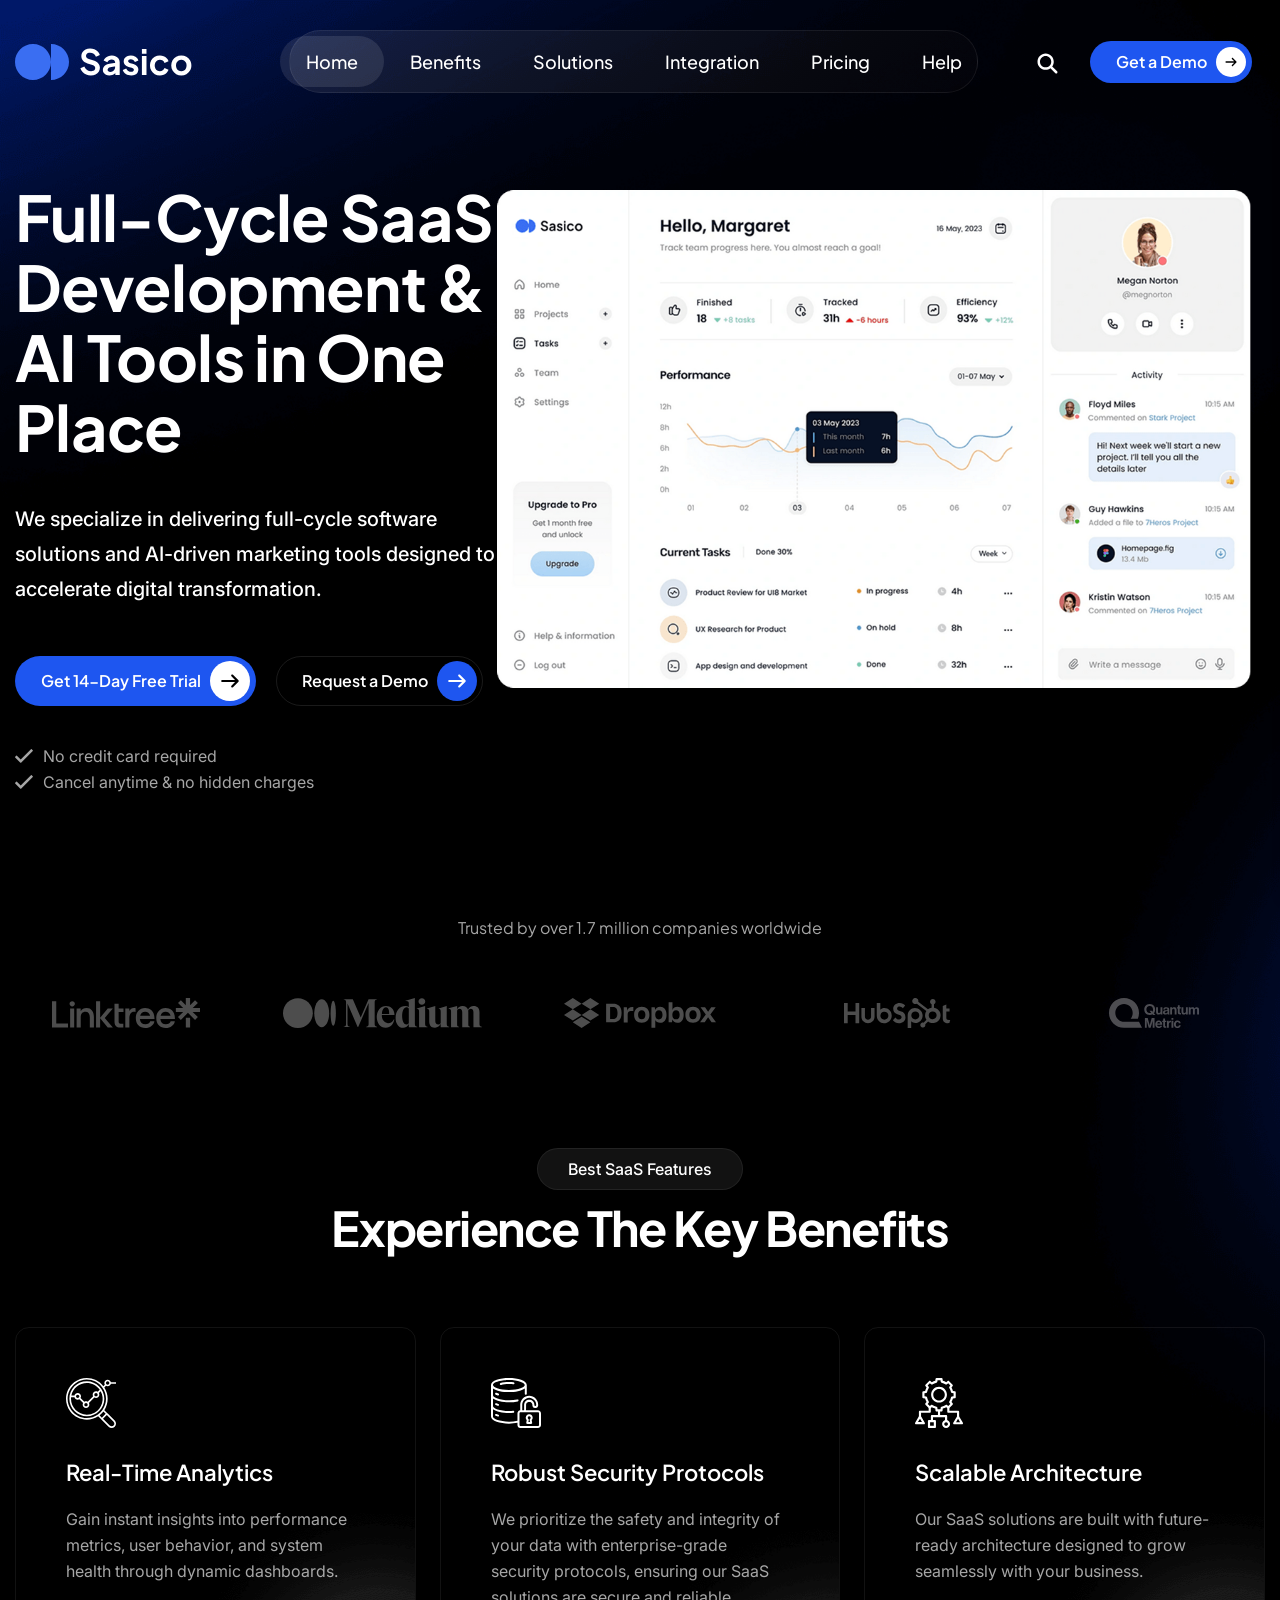
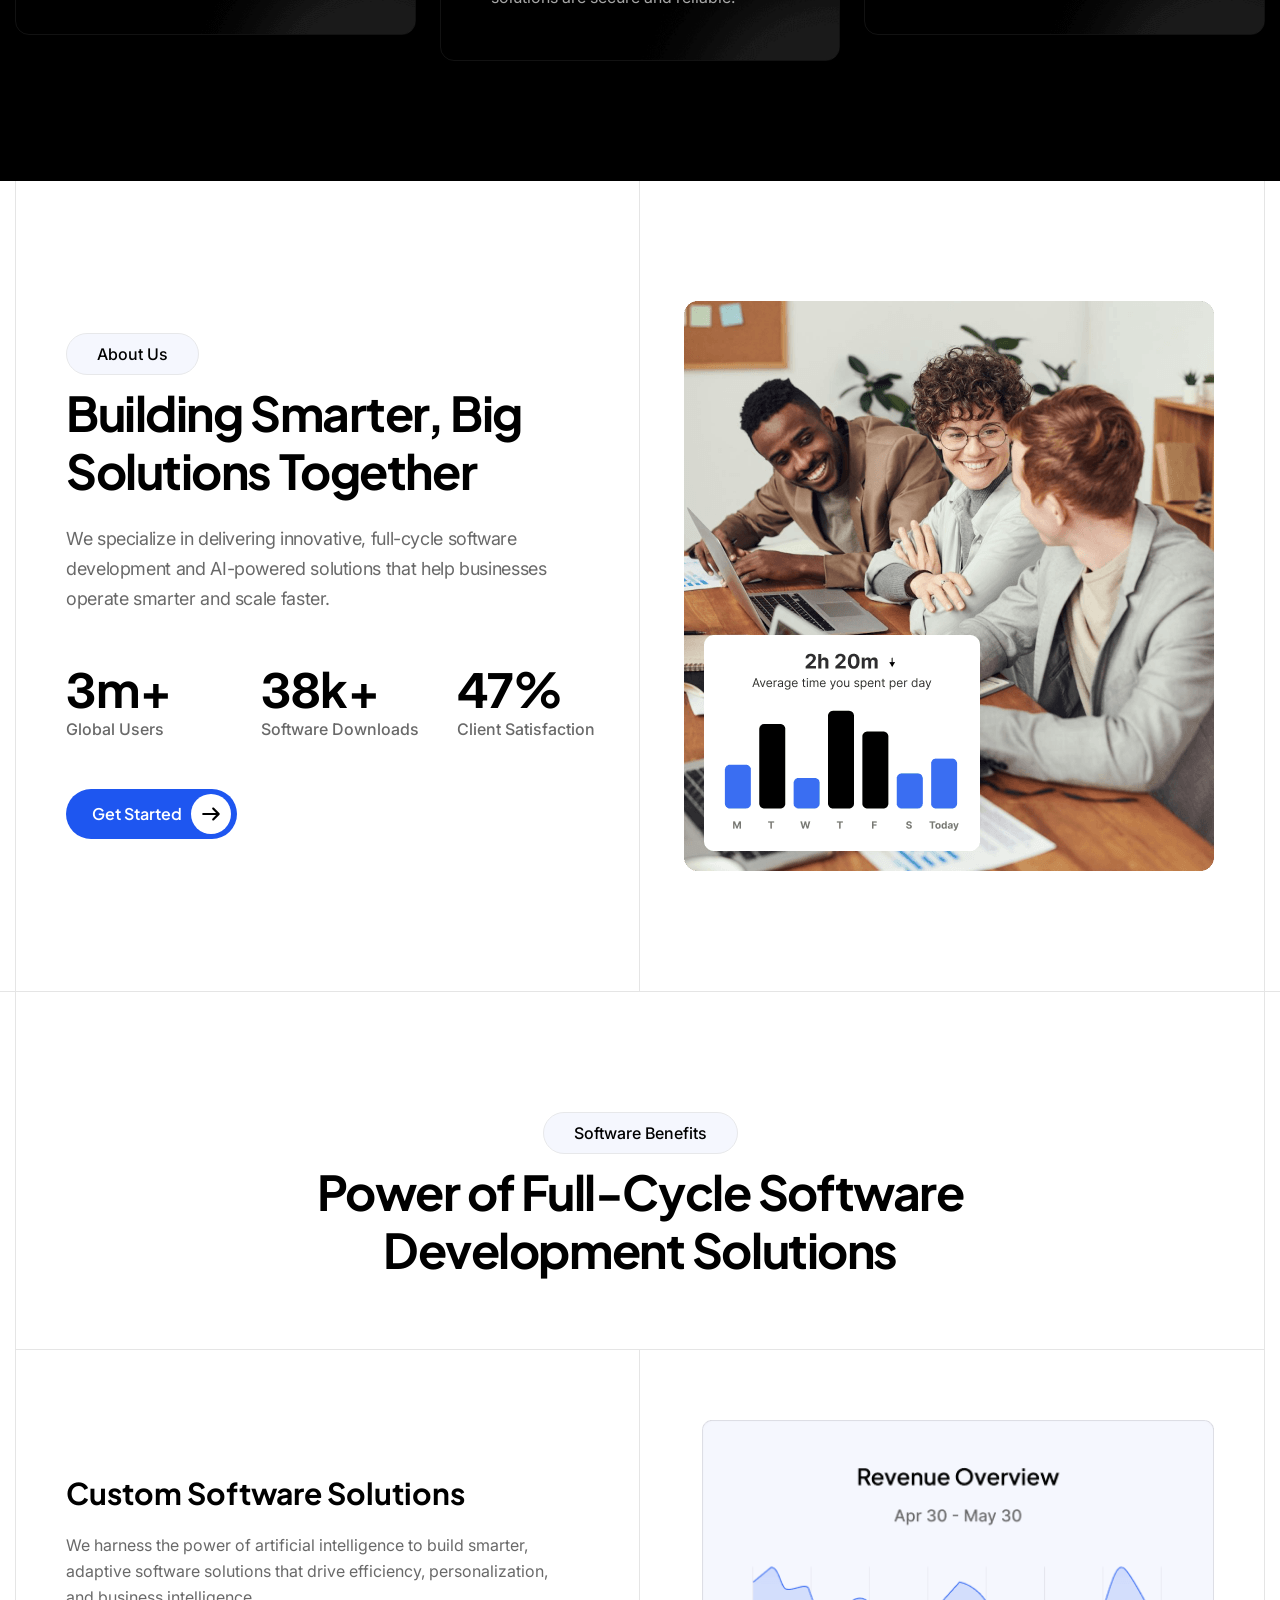
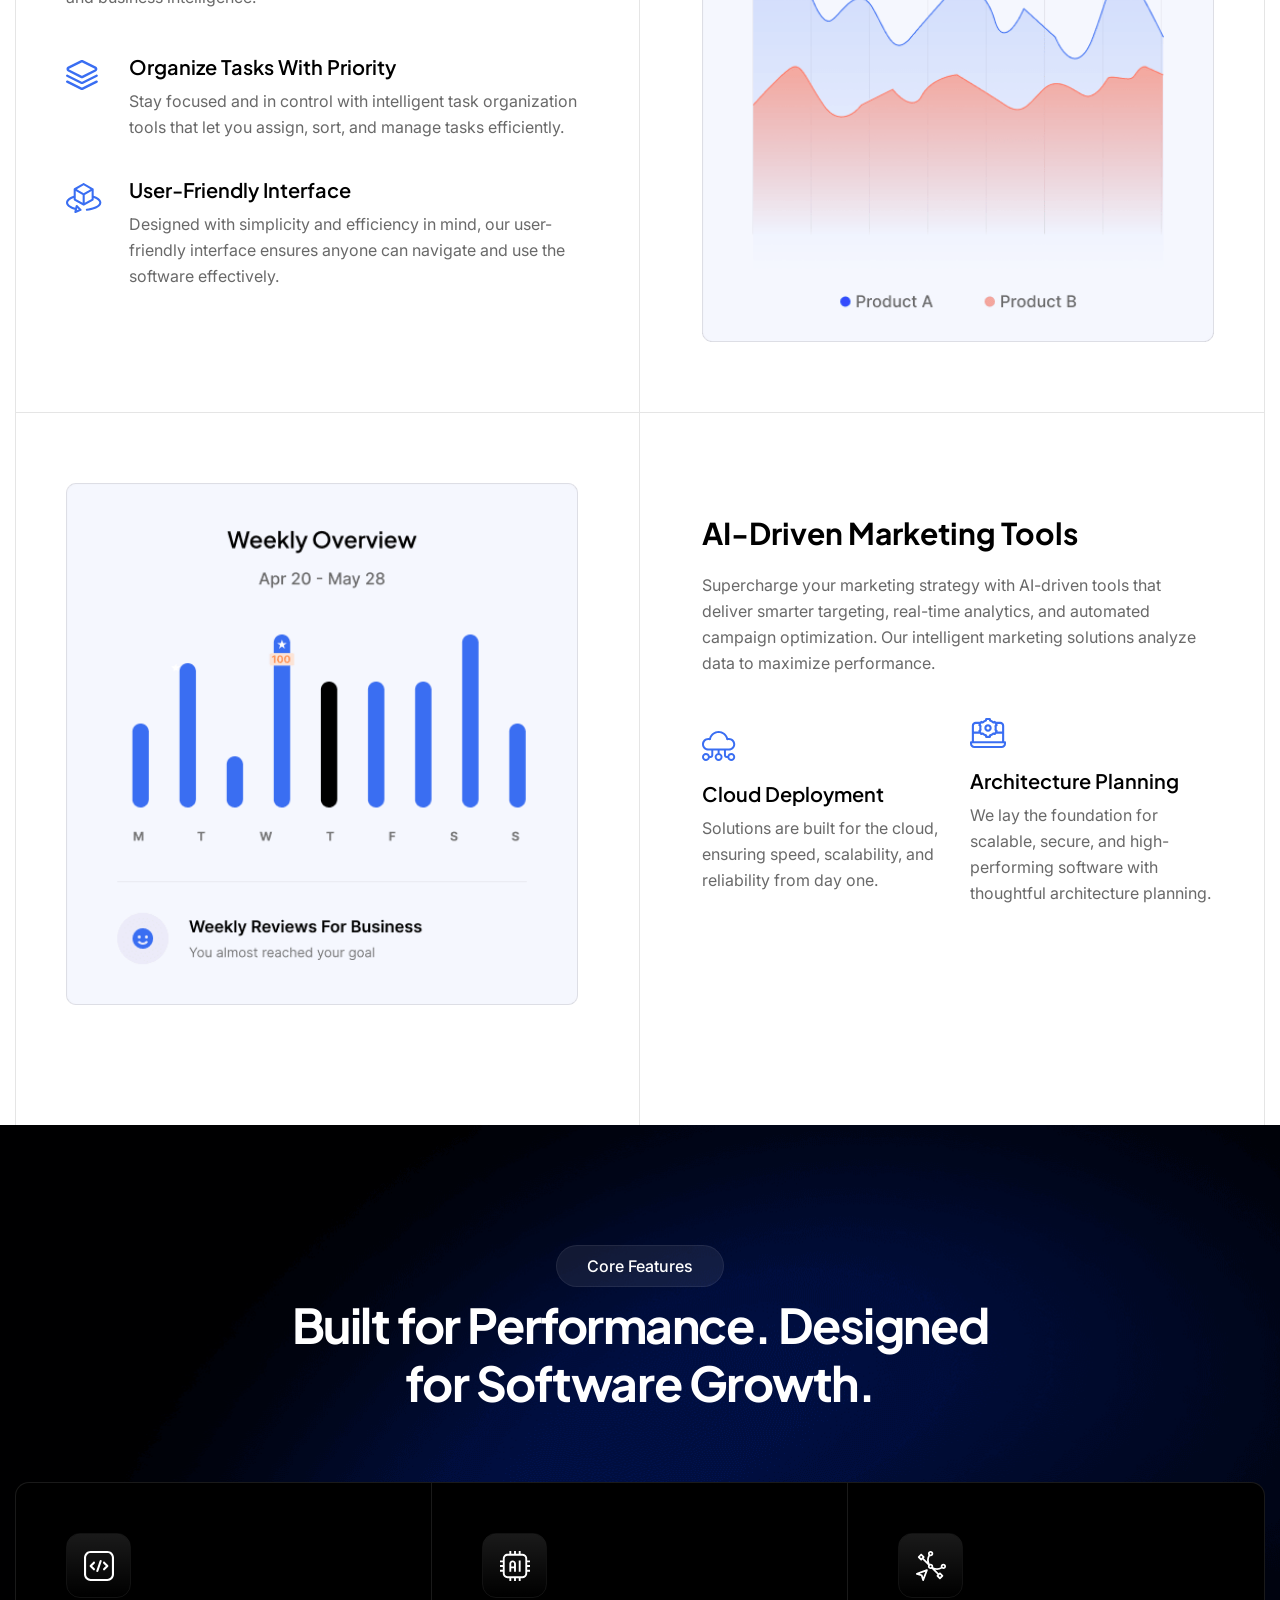
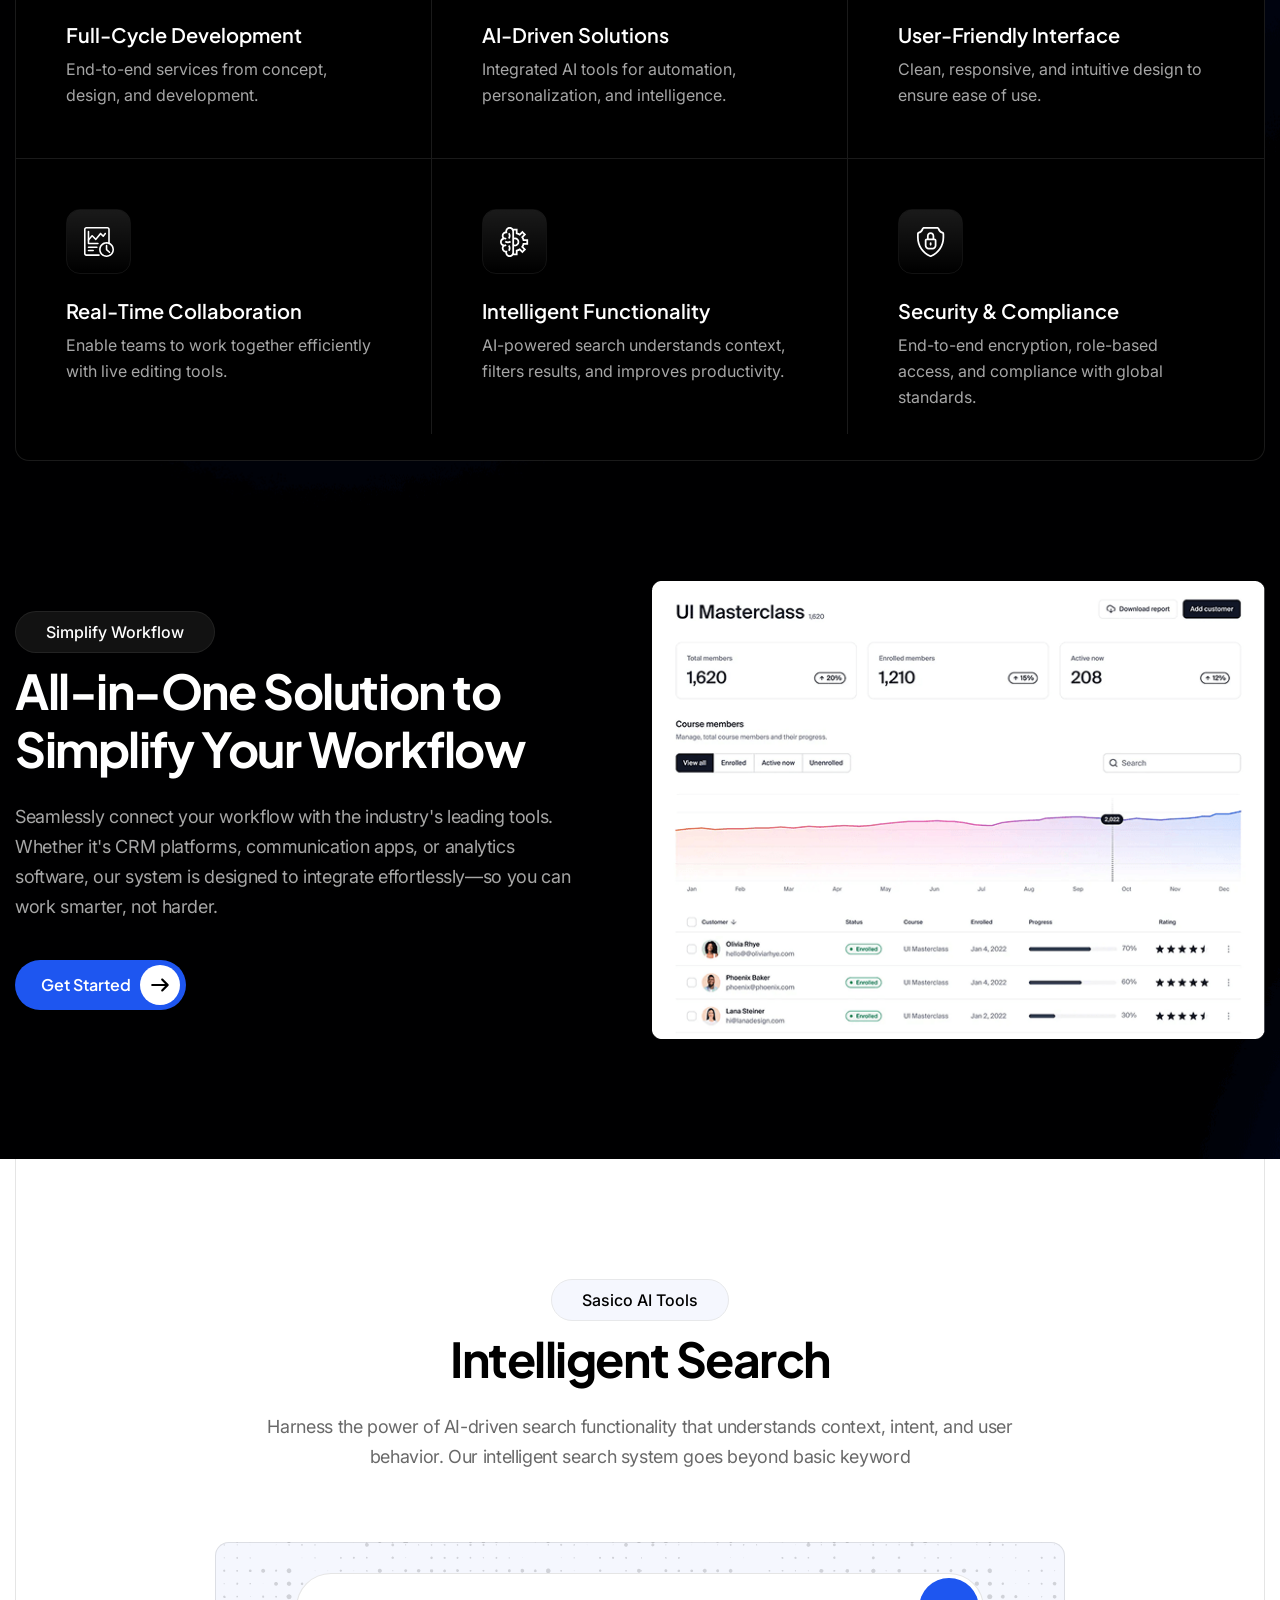
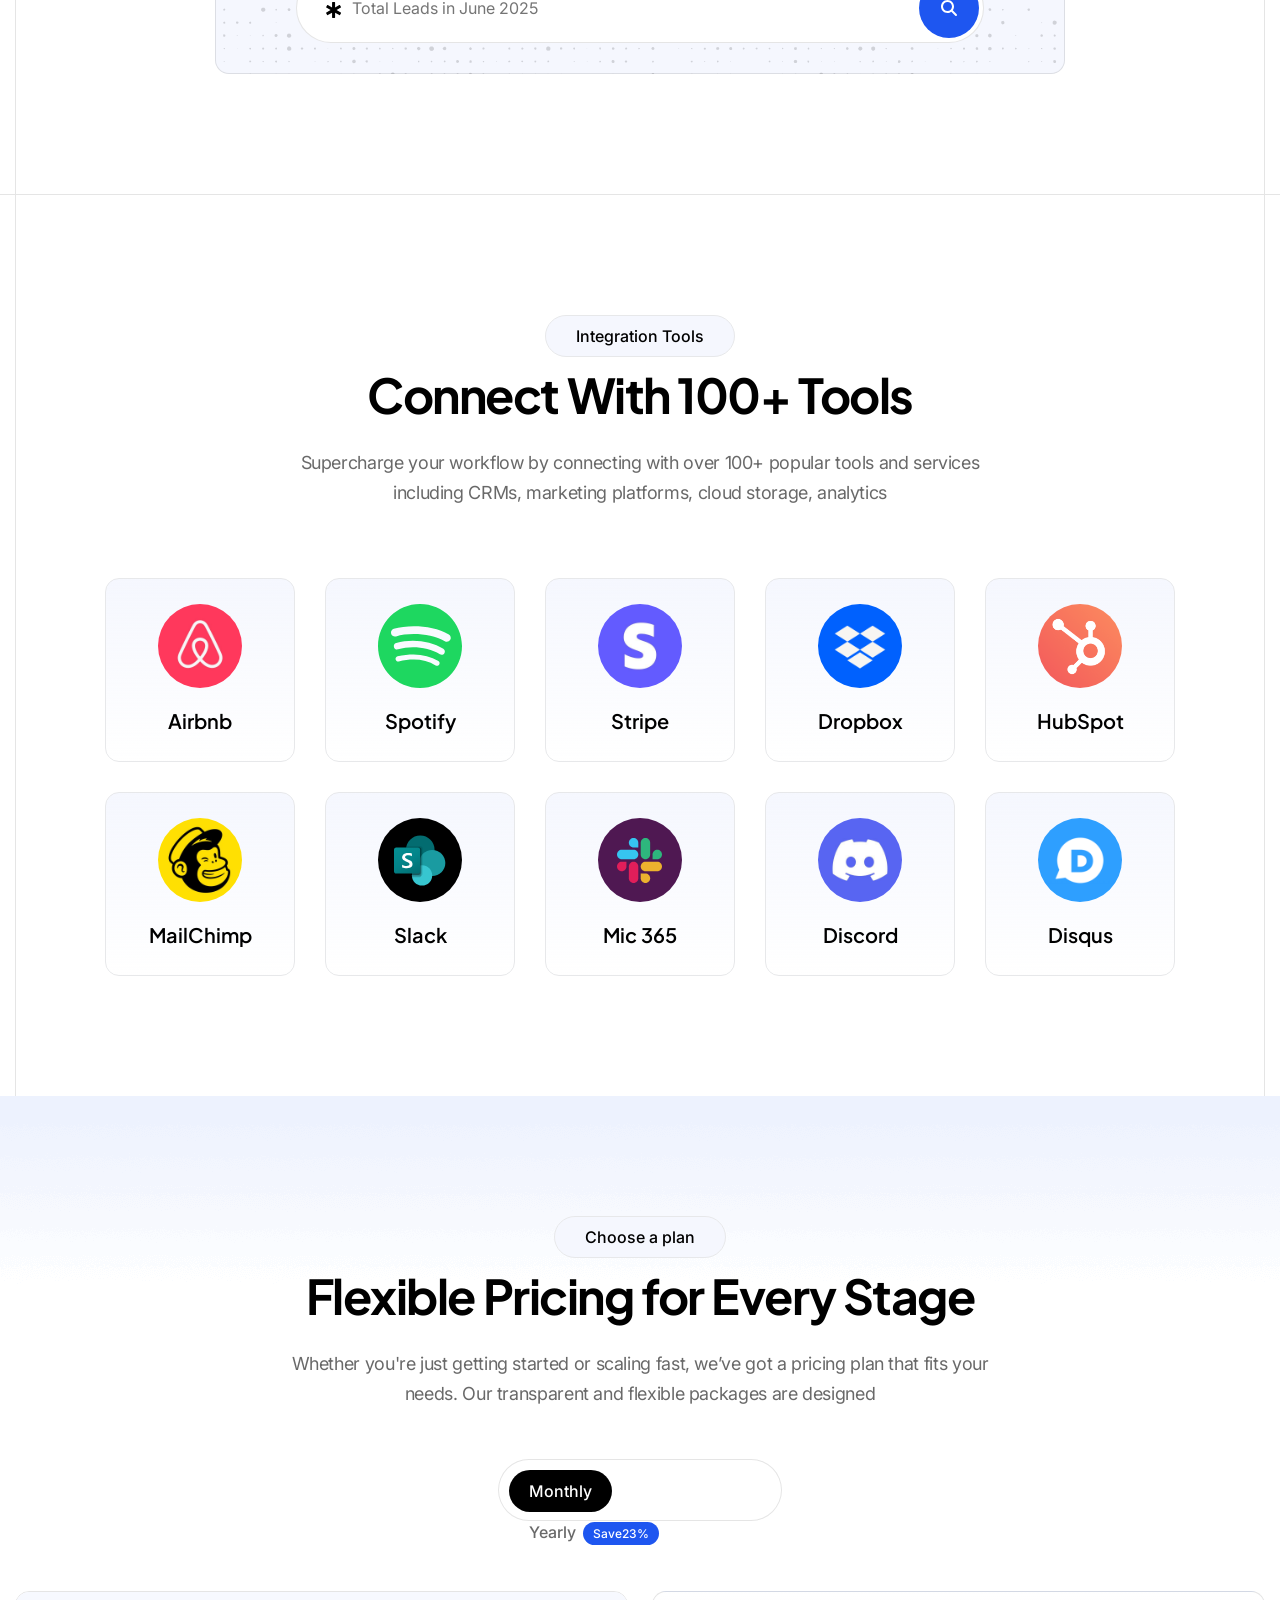
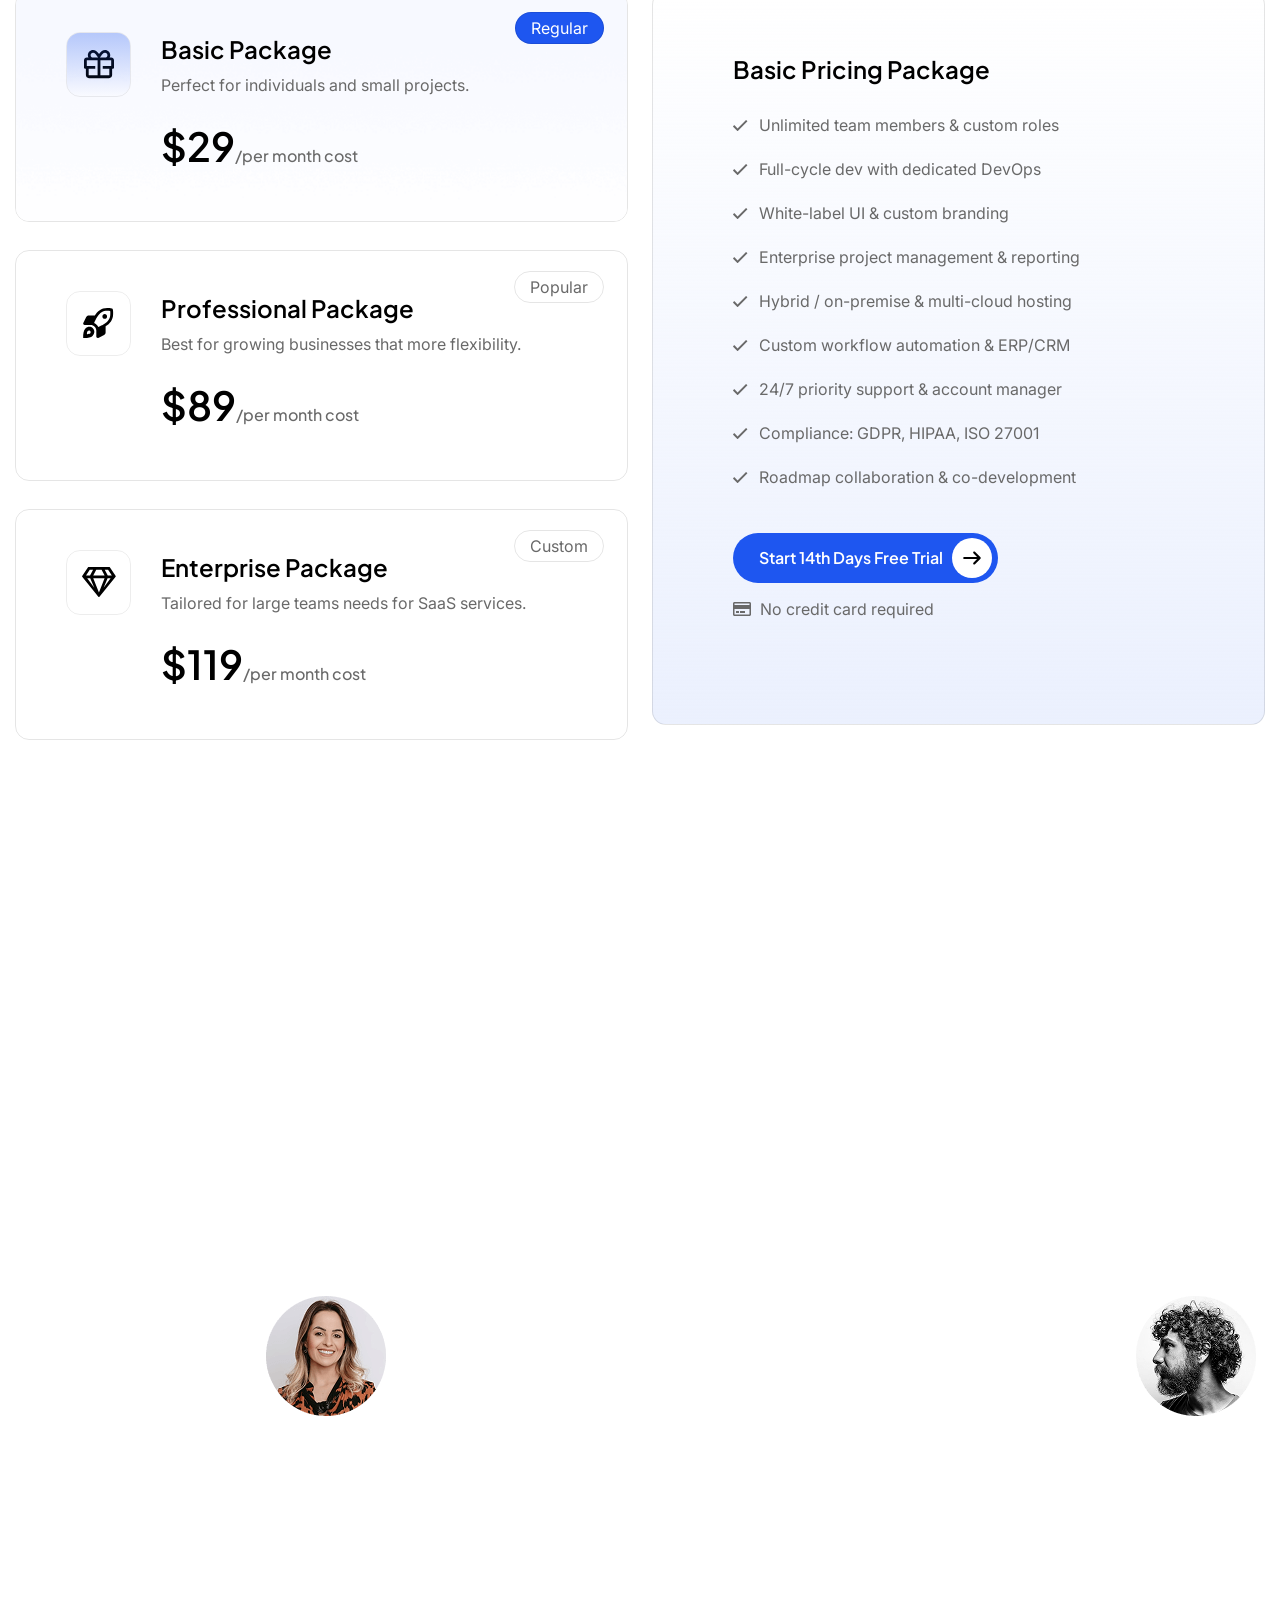
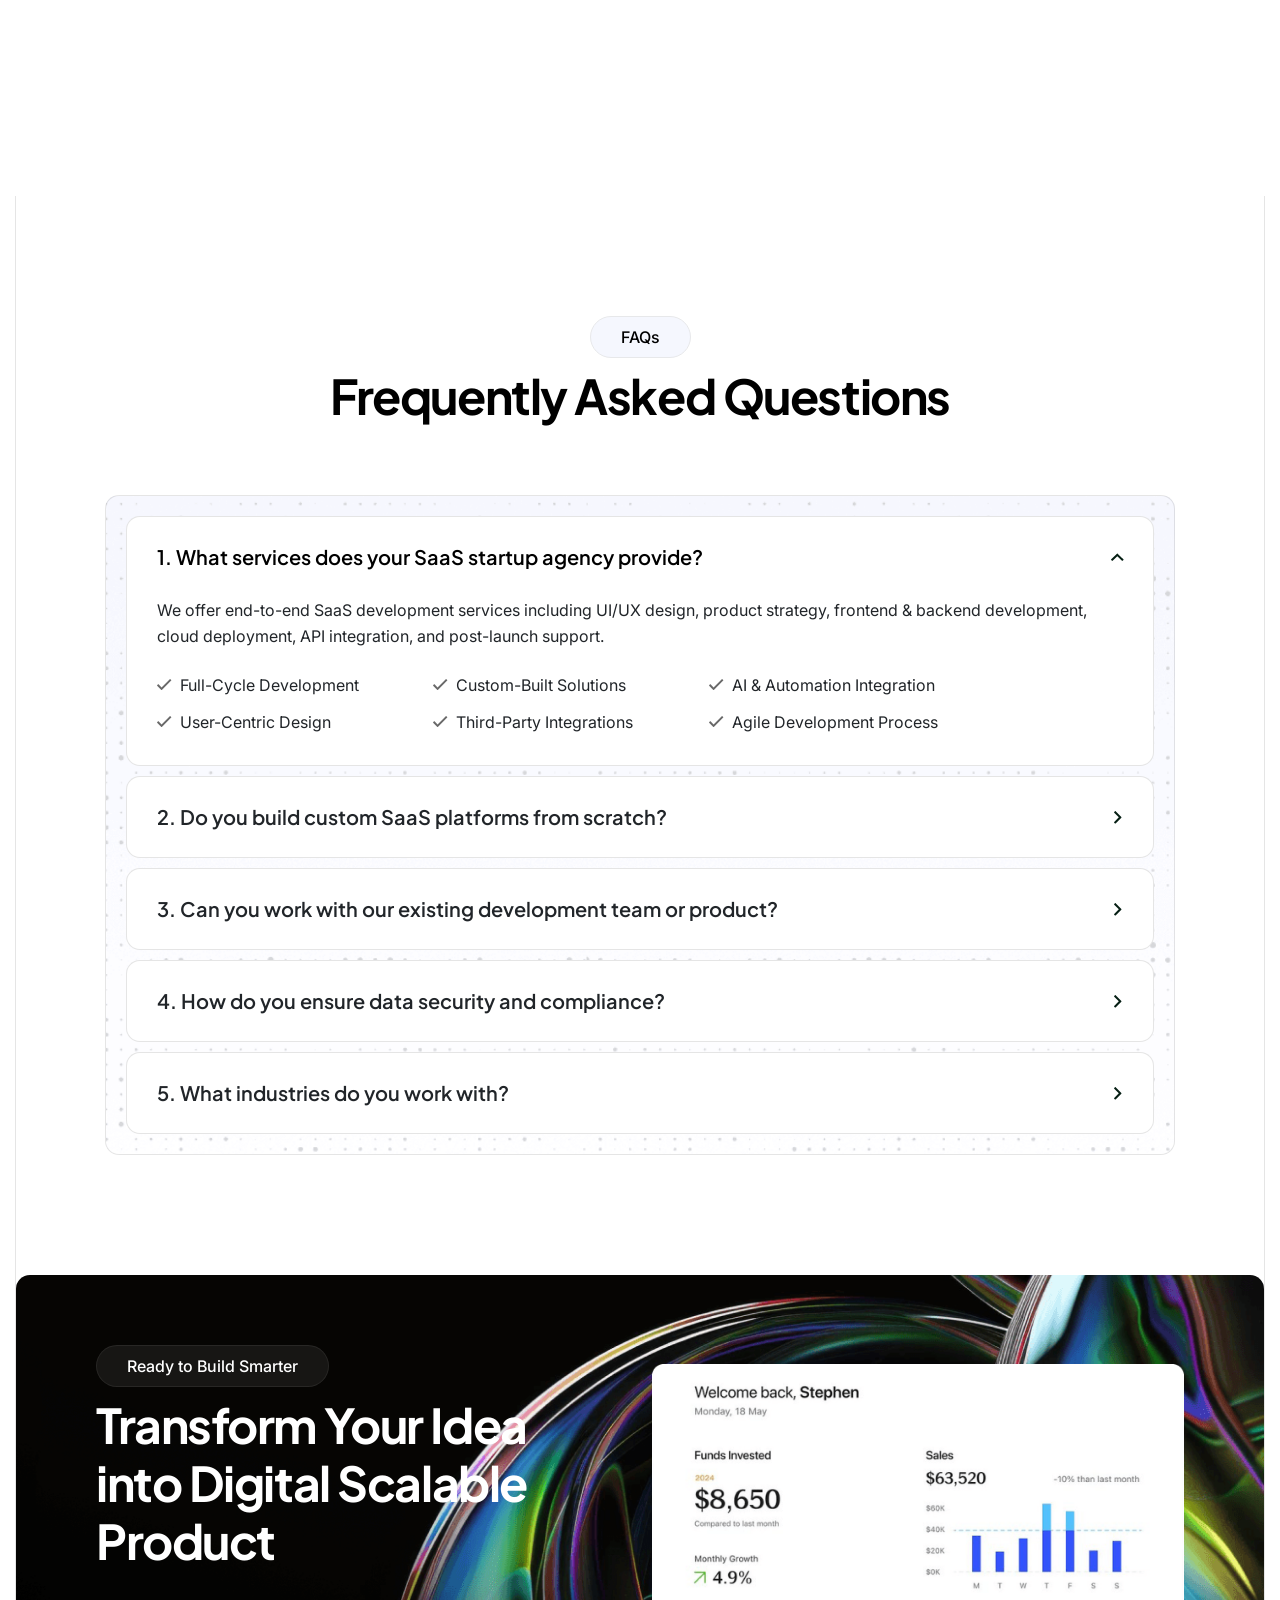
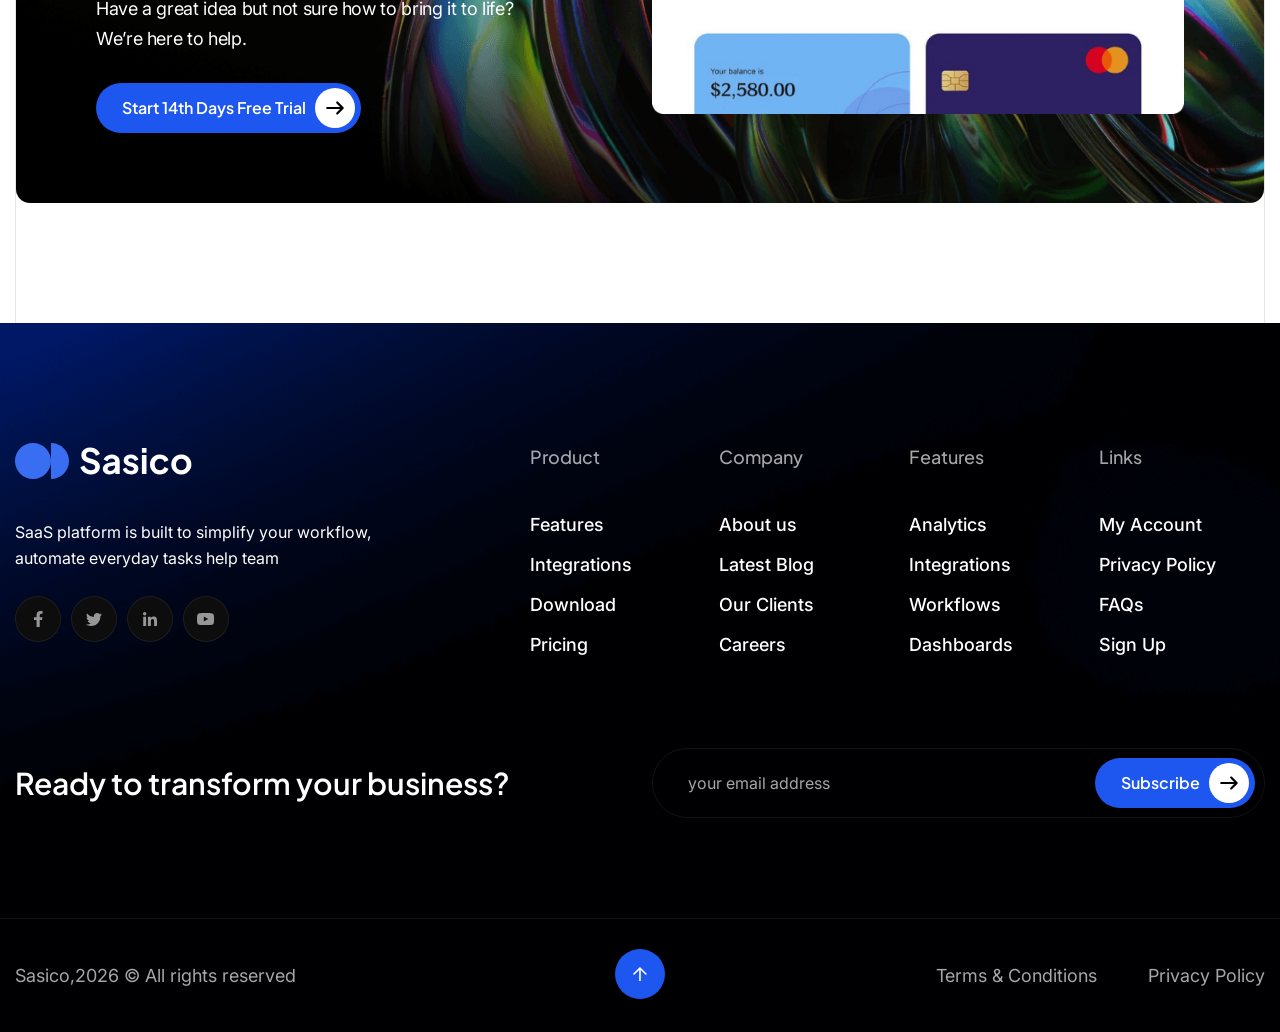
<file: ASH-15/landing age.html>
<!doctype html>
<html class="no-js" lang="zxx">

<head>
    <meta charset="utf-8">
    <meta http-equiv="x-ua-compatible" content="ie=edge">
    <title>Sasico || Home Onepage - SaaS & Tech Startup HTML Template</title>
    <meta name="author" content="Vecuro">

    <!-- Mobile Specific Metas -->
    <meta name="viewport" content="width=device-width, initial-scale=1, shrink-to-fit=no">

    <!--==============================
	   Google Web Fonts
	============================== -->
    <link rel="preconnect" href="https://fonts.gstatic.com">
    <link rel="preconnect" href="https://fonts.googleapis.com">
    <link rel="preconnect" href="https://fonts.gstatic.com" crossorigin>
    <link href="https://fonts.googleapis.com/css2?family=Inter:ital,opsz,wght@0,14..32,100..900;1,14..32,100..900&family=Plus+Jakarta+Sans:ital,wght@0,200..800;1,200..800&display=swap" rel="stylesheet">

    <!-- Favicons - Place favicon.ico in the root directory -->
    <link rel="shortcut icon" href="assets/images/favicon.ico" type="image/x-icon">
    <link rel="icon" href="assets/images/favicon.ico" type="image/x-icon">

    <!--==============================
	    All CSS File
	============================== -->
    <!-- Bootstrap -->
    <link rel="stylesheet" href="assets/css/vendor/bootstrap.min.css">
    <!-- swiper slider -->
    <link rel="stylesheet" href="assets/css/vendor/swiper-bundle.min.css">
    <!-- AOS css file -->
    <link rel="stylesheet" href="assets/css/vendor/aos.css">
    <!-- Theme Custom CSS -->
    <link rel="stylesheet" href="assets/css/style.css">
</head>

<body class="main-home onepage" id="Home">
    <!-- darkModeBtn -->
    <a href="#" id="darkModeBtn" class="dark-active">
        <img src="assets/images/icon/moon.png" alt="Moon Icon" class="moon">
        <img src="assets/images/icon/sun.png" alt="Sun Icon" class="sun">
    </a>

    <div class="video-modal" id="videoModal">
        <span class="close-video">✕</span>
        <iframe id="videoFrame" allow="autoplay; encrypted-media" allowfullscreen>
        </iframe>
    </div>


    <!--********************************
   		Code Start From Here
	******************************** -->

    <!--==============================
        Preloader
    ==============================-->
    <div id="preloader">
        <div class="loader">
            <img src="assets/images/logo.svg" alt="Website Logo">
        </div>
    </div>

    <div class="wrapper">
        <!-- Mobile Menu -->
        <div class="mobile-menu">
            <!-- Close Button -->
            <div class="close-btn">
                <img src="assets/images/icon/xmark2.svg" alt="Close Menu">
            </div>
            <nav class="main-menu11 v2 menu-style11 one_page_nav">
                <ul>
                    <li><a href="#Home">Home</a></li>
                    <li><a href="#Benefits">Benefits</a></li>
                    <li><a href="#Solutions">Solutions</a></li>
                    <li><a href="#Integration">Integration</a></li>
                    <li><a href="#Pricing">Pricing</a></li>
                    <li><a href="#Help">Help</a></li>
                </ul>
            </nav>
        </div>
        <div class="menu-overlay"></div>

        <!-- search box -->
        <div class="search-popup">
            <form class="search-form">
                <input type="text" placeholder="Enter Keywords..." required>
                <button type="submit" class="submit-btn">
                    <img src="assets/images/icon/search.svg" alt="Search Icon">
                </button>
            </form>
        </div>
        <div class="search-overlay"></div>

        <!-- main-sec -->
        <section class="main-sec space-bottom">
            <!-- Header -->
            <header class="header-main v2">
                <div class="header-bottom">
                    <div class="container-fluid">
                        <div class="row">
                            <!-- Logo -->
                            <div class="col-lg-3 col-md-6 col-sm-6">
                                <div class="header-logo">
                                    <a href="index.html" class="logo" title="Home">
                                        <img src="assets/images/logo.svg" alt="web logo">
                                    </a>
                                </div>
                            </div>

                            <!-- Navigation Menu -->
                            <div class="col-lg-6">
                                <nav class="main-menu11 v2 menu-style11 one_page_nav">
                                    <ul>
                                        <li><a href="#Home">Home</a></li>
                                        <li><a href="#Benefits">Benefits</a></li>
                                        <li><a href="#Solutions">Solutions</a></li>
                                        <li><a href="#Integration">Integration</a></li>
                                        <li><a href="#Pricing">Pricing</a></li>
                                        <li><a href="#Help">Help</a></li>
                                    </ul>
                                </nav>
                            </div>

                            <!-- Buttons -->
                            <div class="col-lg-3 col-md-6 col-sm-6">
                                <div class="header-btn">
                                    <a href="#" class="search-btn" aria-label="Search">
                                        <img src="assets/images/icon/search.svg" alt="Search Icon">
                                    </a>
                                    <a href="#" class="btn-style1">
                                        Get a Demo
                                        <span>
                                            <img src="assets/images/icon/arrow.svg" alt="Arrow Icon">
                                        </span>
                                    </a>
                                    <button class="hamburger-btn" aria-label="Toggle Menu">
                                        <span></span>
                                        <span></span>
                                        <span></span>
                                    </button>
                                </div>
                            </div>
                        </div>
                    </div>
                </div>
            </header>
            <!-- End header -->

            <!-- hero-style1 -->
            <div class="hero-style1">
                <div class="container-fluid">
                    <div class="row">
                        <div class="col-lg-5 col-md-12">
                            <div class="hero-content">
                                <h1 class="title" data-aos="fade-up" data-aos-duration="900" data-aos-delay="200">
                                    Full-Cycle SaaS Development & AI Tools in One Place
                                </h1>
                                <p data-aos="fade-up" data-aos-duration="900" data-aos-delay="300">
                                    We specialize in delivering full-cycle software solutions and AI-driven marketing tools designed to accelerate digital transformation.
                                </p>
                                <div class="hero-btn" data-aos="fade-up" data-aos-duration="900" data-aos-delay="400">
                                    <a href="#" class="btn-style1">
                                        Get 14-Day Free Trial
                                        <span>
                                            <img src="assets/images/icon/arrow.svg" alt="Arrow Icon">
                                        </span>
                                    </a>
                                    <a href="#" class="btn-style1 v2">
                                        Request a Demo
                                        <span>
                                            <img src="assets/images/icon/arrow.svg" alt="Arrow Icon">
                                        </span>
                                    </a>
                                </div>
                                <ul class="hero-list" data-aos="fade-up" data-aos-duration="900" data-aos-delay="500">
                                    <li><img src="assets/images/icon/check.svg" alt="Check Icon">No credit card required</li>
                                    <li><img src="assets/images/icon/check.svg" alt="Check Icon">Cancel anytime & no hidden charges</li>
                                </ul>
                            </div>
                        </div>
                        <div class="col-lg-7">
                            <div class="hero-img" data-aos="zoom-in" data-aos-duration="900" data-aos-delay="300">
                                <img src="assets/images/hero/hero1-1.png" alt="Hero Image Light" class="light">
                                <img src="assets/images/hero/hero-dark1-1.png" alt="Hero Image Dark" class="dark">
                            </div>
                        </div>
                    </div>
                </div>
            </div>
            <!-- End hero-style1 -->

            <!-- brand-sec -->
            <div class="brand-sec space-bottom">
                <div class="container-fluid">
                    <h2 class="brand-title" data-aos="fade-down" data-aos-duration="900" data-aos-delay="200">Trusted by over 1.7 million companies worldwide</h2>
                    <div class="swiper brand" data-aos="fade-up" data-aos-duration="900">
                        <div class="swiper-wrapper">
                            <div class="swiper-slide">
                                <div class="brand-img">
                                    <a href="#" title=""><img src="assets/images/brand/brand1-1.svg" alt="Brand Logo 1"></a>
                                </div>
                            </div>
                            <div class="swiper-slide">
                                <div class="brand-img">
                                    <a href="#" title=""><img src="assets/images/brand/brand1-2.svg" alt="Brand Logo 1"></a>
                                </div>
                            </div>
                            <div class="swiper-slide">
                                <div class="brand-img">
                                    <a href="#" title=""><img src="assets/images/brand/brand1-3.svg" alt="Brand Logo 1"></a>
                                </div>
                            </div>
                            <div class="swiper-slide">
                                <div class="brand-img">
                                    <a href="#" title=""><img src="assets/images/brand/brand1-4.svg" alt="Brand Logo 1"></a>
                                </div>
                            </div>
                            <div class="swiper-slide">
                                <div class="brand-img">
                                    <a href="#" title=""><img src="assets/images/brand/brand1-5.svg" alt="Brand Logo 1"></a>
                                </div>
                            </div>
                            <div class="swiper-slide">
                                <div class="brand-img">
                                    <a href="#" title=""><img src="assets/images/brand/brand1-6.svg" alt="Brand Logo 1"></a>
                                </div>
                            </div>
                            <div class="swiper-slide">
                                <div class="brand-img">
                                    <a href="#" title=""><img src="assets/images/brand/brand1-7.svg" alt="Brand Logo 1"></a>
                                </div>
                            </div>
                            <div class="swiper-slide">
                                <div class="brand-img">
                                    <a href="#" title=""><img src="assets/images/brand/brand1-8.svg" alt="Brand Logo 1"></a>
                                </div>
                            </div>
                            <div class="swiper-slide">
                                <div class="brand-img">
                                    <a href="#" title=""><img src="assets/images/brand/brand1-1.svg" alt="Brand Logo 1"></a>
                                </div>
                            </div>
                            <div class="swiper-slide">
                                <div class="brand-img">
                                    <a href="#" title=""><img src="assets/images/brand/brand1-2.svg" alt="Brand Logo 1"></a>
                                </div>
                            </div>
                            <div class="swiper-slide">
                                <div class="brand-img">
                                    <a href="#" title=""><img src="assets/images/brand/brand1-3.svg" alt="Brand Logo 1"></a>
                                </div>
                            </div>
                            <div class="swiper-slide">
                                <div class="brand-img">
                                    <a href="#" title=""><img src="assets/images/brand/brand1-4.svg" alt="Brand Logo 1"></a>
                                </div>
                            </div>
                            <div class="swiper-slide">
                                <div class="brand-img">
                                    <a href="#" title=""><img src="assets/images/brand/brand1-5.svg" alt="Brand Logo 1"></a>
                                </div>
                            </div>
                            <div class="swiper-slide">
                                <div class="brand-img">
                                    <a href="#" title=""><img src="assets/images/brand/brand1-6.svg" alt="Brand Logo 1"></a>
                                </div>
                            </div>
                            <div class="swiper-slide">
                                <div class="brand-img">
                                    <a href="#" title=""><img src="assets/images/brand/brand1-7.svg" alt="Brand Logo 1"></a>
                                </div>
                            </div>
                            <div class="swiper-slide">
                                <div class="brand-img">
                                    <a href="#" title=""><img src="assets/images/brand/brand1-8.svg" alt="Brand Logo 1"></a>
                                </div>
                            </div>
                        </div>
                    </div>
                </div>
            </div>
            <!-- End brand-sec -->

            <!-- feature-sec -->
            <div class="feature-sec">
                <div class="carousel-container">
                    <div class="sec-title white">
                        <span class="sub-title" data-aos="fade-up" data-aos-duration="900" data-aos-delay="300">Best SaaS Features</span>
                        <h2 class="title" data-aos="fade-up" data-aos-duration="900" data-aos-delay="400">Experience The Key Benefits</h2>
                    </div>
                    <div class="row">
                        <div class="col-lg-4 col-md-6">
                            <div data-aos="fade-right" data-aos-duration="900" data-aos-delay="300">
                                <div class="feature-block">
                                    <img src="assets/images/icon/fea1-1.svg" alt="Analytics Icon">
                                    <h3 class="title">Real-Time Analytics</h3>
                                    <p>Gain instant insights into performance metrics, user behavior, and system health through dynamic dashboards.</p>
                                </div>
                            </div>
                        </div>
                        <div class="col-lg-4 col-md-6">
                            <div data-aos="fade-up" data-aos-duration="900" data-aos-delay="300">
                                <div class="feature-block">
                                    <img src="assets/images/icon/fea1-2.svg" alt="Security Icon">
                                    <h3 class="title">Robust Security Protocols</h3>
                                    <p>We prioritize the safety and integrity of your data with enterprise-grade security protocols, ensuring our SaaS solutions are secure and reliable.</p>
                                </div>
                            </div>
                        </div>
                        <div class="col-lg-4 col-md-6">
                            <div data-aos="fade-left" data-aos-duration="900" data-aos-delay="300">
                                <div class="feature-block">
                                    <img src="assets/images/icon/fea1-3.svg" alt="Scalable Architecture Icon">
                                    <h3 class="title">Scalable Architecture</h3>
                                    <p>Our SaaS solutions are built with future-ready architecture designed to grow seamlessly with your business.</p>
                                </div>
                            </div>
                        </div>
                    </div>
                </div>
            </div>
            <!-- End feature-sec -->
        </section>
        <!-- End main-sec -->

        <!-- about-sec -->
        <section class="about-sec">
            <div class="carousel-container">
                <div class="about-info">
                    <div class="row">
                        <div class="col-lg-6">
                            <div class="about-content space" data-aos="fade-right" data-aos-duration="900" data-aos-delay="300">
                                <div class="sec-title mb-0">
                                    <span class="sub-title">About Us</span>
                                    <h2 class="title">Building Smarter, Big Solutions Together</h2>
                                    <p>We specialize in delivering innovative, full-cycle software development and AI-powered solutions that help businesses operate smarter and scale faster.</p>
                                </div>
                                <div class="row">
                                    <div class="col-lg-4 col-md-4 col-sm-4">
                                        <div class="counter-box" data-aos="fade-up" data-aos-delay="200">
                                            <h2 class="title"><span class="counter" data-target="5">0</span>m+</h2>
                                            <p>Global Users</p>
                                        </div>
                                    </div>

                                    <div class="col-lg-4 col-md-4 col-sm-4">
                                        <div class="counter-box" data-aos="fade-up" data-aos-delay="300">
                                            <h2 class="title"><span class="counter" data-target="80">0</span>k+</h2>
                                            <p>Software Downloads</p>
                                        </div>
                                    </div>

                                    <div class="col-lg-4 col-md-4 col-sm-4">
                                        <div class="counter-box" data-aos="fade-up" data-aos-delay="400">
                                            <h2 class="title"><span class="counter" data-target="99">0</span>%</h2>
                                            <p>Client Satisfaction</p>
                                        </div>
                                    </div>
                                </div>
                                <a href="#" class="btn-style1">
                                    Get Started
                                    <span>
                                        <img src="assets/images/icon/arrow.svg" alt="Arrow Icon">
                                    </span>
                                </a>
                            </div>
                        </div>

                        <div class="col-lg-6">
                            <div class="about-img space" data-aos="fade-left" data-aos-duration="900" data-aos-delay="300">
                                <img src="assets/images/event/about1-1.png" alt="Team Working Illustration">
                            </div>
                        </div>
                    </div>
                </div>
            </div>
        </section>
        <!-- End about-sec -->

        <!-- benefits-sec -->
        <section class="benefits-sec" id="Benefits">
            <div class="carousel-container">
                <div class="benefits-info space-top">
                    <div class="sec-title">
                        <span class="sub-title" data-aos="fade-up" data-aos-duration="900" data-aos-delay="300">Software Benefits</span>
                        <h2 class="title" data-aos="fade-up" data-aos-duration="900" data-aos-delay="400">
                            Power of Full-Cycle Software Development Solutions
                        </h2>
                    </div>
                    <div class="row">
                        <div class="col-lg-6">
                            <div class="benefit-content" data-aos="fade-right" data-aos-duration="900" data-aos-delay="300">
                                <h3 class="title">Custom Software Solutions</h3>
                                <p>We harness the power of artificial intelligence to build smarter, adaptive software solutions that drive efficiency, personalization, and business intelligence.</p>

                                <div class="benefit-block">
                                    <img src="assets/images/icon/bene1-1.svg" alt="Organize Task Icon">
                                    <h3 class="title2">Organize Tasks With Priority</h3>
                                    <p>Stay focused and in control with intelligent task organization tools that let you assign, sort, and manage tasks efficiently.</p>
                                </div>

                                <div class="benefit-block mb-0">
                                    <img src="assets/images/icon/bene1-2.svg" alt="User-Friendly Interface Icon">
                                    <h3 class="title2">User-Friendly Interface</h3>
                                    <p>Designed with simplicity and efficiency in mind, our user-friendly interface ensures anyone can navigate and use the software effectively.</p>
                                </div>

                            </div>
                        </div>

                        <div class="col-lg-6">
                            <div class="benefit-img" data-aos="fade-left" data-aos-duration="900" data-aos-delay="300">
                                <img src="assets/images/event/bene1-1.png" alt="Software Benefits Illustration" class="light">
                                <img src="assets/images/event/bene-dark1-1.png" alt="Software Benefits Illustration Dark" class="dark">
                            </div>
                        </div>
                    </div>
                </div>
            </div>
        </section>
        <!-- End benefits-sec -->

        <!-- benefits-sec2 -->
        <section class="benefits-sec2">
            <div class="carousel-container">
                <div class="benefits-info2">
                    <div class="row">
                        <div class="col-lg-6">
                            <div class="benefit-img2" data-aos="fade-right" data-aos-duration="900" data-aos-delay="300">
                                <img src="assets/images/event/bene2-1.png" alt="AI Marketing Illustration" class="light">
                                <img src="assets/images/event/bene-dark2-1.png" alt="AI Marketing Illustration Dark" class="dark">
                            </div>
                        </div>
                        <div class="col-lg-6">
                            <div class="benefit-content2" data-aos="fade-left" data-aos-duration="900" data-aos-delay="300">
                                <h3 class="title">AI-Driven Marketing Tools</h3>
                                <p>Supercharge your marketing strategy with AI-driven tools that deliver smarter targeting, real-time analytics, and automated campaign optimization. Our intelligent marketing solutions analyze data to maximize performance.</p>
                                <div class="row">
                                    <div class="col-lg-6 col-md-6">
                                        <div class="benefit-block2">
                                            <img src="assets/images/icon/bene2-1.svg" alt="Cloud Deployment Icon">
                                            <h3 class="title2">Cloud Deployment</h3>
                                            <p>Solutions are built for the cloud, ensuring speed, scalability, and reliability from day one.</p>
                                        </div>
                                    </div>
                                    <div class="col-lg-6 col-md-6">
                                        <div class="benefit-block2 mb-0">
                                            <img src="assets/images/icon/bene2-2.svg" alt="Architecture Planning Icon">
                                            <h3 class="title2">Architecture Planning</h3>
                                            <p>We lay the foundation for scalable, secure, and high-performing software with thoughtful architecture planning.</p>
                                        </div>
                                    </div>
                                </div>
                            </div>
                        </div>
                    </div>
                </div>
            </div>
        </section>
        <!-- End benefits-sec2 -->

        <!-- main-sec2 -->
        <section class="main-sec2 space" id="Solutions">
            <!-- feature-sec2 -->
            <div class="feature-sec2">
                <div class="carousel-container">
                    <div class="sec-title white">
                        <span class="sub-title" data-aos="fade-up" data-aos-duration="900" data-aos-delay="300">Core Features</span>
                        <h2 class="title" data-aos="fade-up" data-aos-duration="900" data-aos-delay="400">
                            Built for Performance. Designed for Software Growth.
                        </h2>
                    </div>
                    <div class="feature-info2" data-aos="zoom-in" data-aos-duration="900" data-aos-delay="300">
                        <div class="row g-0">
                            <div class="col-lg-4 col-md-6">
                                <div class="feature-block2">
                                    <div class="feature-icon">
                                        <img src="assets/images/icon/feature1-1.svg" alt="Full-Cycle Development Icon">
                                    </div>
                                    <h3 class="title">Full-Cycle Development</h3>
                                    <p>End-to-end services from concept, design, and development.</p>
                                </div>
                            </div>
                            <div class="col-lg-4 col-md-6">
                                <div class="feature-block2">
                                    <div class="feature-icon">
                                        <img src="assets/images/icon/feature1-2.svg" alt="AI-Driven Solutions Icon">
                                    </div>
                                    <h3 class="title">AI-Driven Solutions</h3>
                                    <p>Integrated AI tools for automation, personalization, and intelligence.</p>
                                </div>
                            </div>
                            <div class="col-lg-4 col-md-6">
                                <div class="feature-block2 v3">
                                    <div class="feature-icon">
                                        <img src="assets/images/icon/feature1-3.svg" alt="User-Friendly Interface Icon">
                                    </div>
                                    <h3 class="title">User-Friendly Interface</h3>
                                    <p>Clean, responsive, and intuitive design to ensure ease of use.</p>
                                </div>
                            </div>
                            <div class="col-lg-4 col-md-6">
                                <div class="feature-block2 v2">
                                    <div class="feature-icon">
                                        <img src="assets/images/icon/feature1-4.svg" alt="Real-Time Collaboration Icon">
                                    </div>
                                    <h3 class="title">Real-Time Collaboration</h3>
                                    <p>Enable teams to work together efficiently with live editing tools.</p>
                                </div>
                            </div>
                            <div class="col-lg-4 col-md-6">
                                <div class="feature-block2 v2">
                                    <div class="feature-icon">
                                        <img src="assets/images/icon/feature1-5.svg" alt="Intelligent Functionality Icon">
                                    </div>
                                    <h3 class="title">Intelligent Functionality</h3>
                                    <p>AI-powered search understands context, filters results, and improves productivity.</p>
                                </div>
                            </div>
                            <div class="col-lg-4 col-md-6">
                                <div class="feature-block2 v4">
                                    <div class="feature-icon">
                                        <img src="assets/images/icon/feature1-6.svg" alt="Security & Compliance Icon">
                                    </div>
                                    <h3 class="title">Security & Compliance</h3>
                                    <p>End-to-end encryption, role-based access, and compliance with global standards.</p>
                                </div>
                            </div>
                        </div>
                    </div>
                </div>
            </div>
            <!-- End feature-sec2 -->

            <!-- workflow-sec -->
            <section class="workflow-sec space-top">
                <div class="carousel-container">
                    <div class="row">
                        <div class="col-lg-6">
                            <div class="workflow-content" data-aos="fade-right" data-aos-duration="900" data-aos-delay="300">
                                <div class="sec-title white">
                                    <span class="sub-title">Simplify Workflow</span>
                                    <h2 class="title">All-in-One Solution to Simplify Your Workflow</h2>
                                    <p>Seamlessly connect your workflow with the industry's leading tools. Whether it's CRM platforms, communication apps, or analytics software, our system is designed to integrate effortlessly—so you can work smarter, not
                                        harder.
                                    </p>
                                </div>
                                <a href="#" class="btn-style1">
                                    Get Started
                                    <span>
                                        <img src="assets/images/icon/arrow.svg" alt="Arrow Icon">
                                    </span>
                                </a>
                            </div>
                        </div>
                        <div class="col-lg-6">
                            <div class="workflow-img" data-aos="fade-left" data-aos-duration="900" data-aos-delay="300">
                                <img src="assets/images/event/work1-1.png" alt="Workflow Illustration Light Theme" class="light">
                                <img src="assets/images/event/work-dark1-1.png" alt="Workflow Illustration Dark Theme" class="dark">
                            </div>
                        </div>
                    </div>
                </div>
            </section>
            <!-- End workflow-sec -->
        </section>
        <!-- End main-sec2 -->

        <!-- tools-sec -->
        <section class="tools-sec">
            <div class="carousel-container">
                <div class="tools-content space">
                    <div class="sec-title">
                        <span class="sub-title" data-aos="fade-up" data-aos-duration="900" data-aos-delay="300">Sasico AI Tools</span>
                        <h2 class="title" data-aos="fade-up" data-aos-duration="900" data-aos-delay="400">Intelligent Search</h2>
                        <p data-aos="fade-up" data-aos-duration="700" data-aos-delay="300">Harness the power of AI-driven search functionality that understands context, intent, and user behavior. Our intelligent search system goes beyond basic keyword
                        </p>
                    </div>
                    <form class="tools-form" data-aos="zoom-in" data-aos-duration="900" data-aos-delay="300">
                        <div class="form-group">
                            <label><img src="assets/images/icon/star.svg" alt="start icon"></label>
                            <input type="text" placeholder="Total Leads in June 2025" required>
                            <button type="submit"><img src="assets/images/icon/search.svg" alt="search icon"></button>
                        </div>
                    </form>
                </div>
            </div>
        </section>
        <!-- End tools-sec -->

        <!-- tools-sec2 -->
        <section class="tools-sec2" id="Integration">
            <div class="carousel-container">
                <div class="tools-info2 space">
                    <div class="sec-title">
                        <span class="sub-title" data-aos="fade-up" data-aos-duration="900" data-aos-delay="300">Integration Tools</span>
                        <h2 class="title" data-aos="fade-up" data-aos-duration="900" data-aos-delay="400">Connect With 100+ Tools</h2>
                        <p data-aos="fade-up" data-aos-duration="700" data-aos-delay="300">Supercharge your workflow by connecting with over 100+ popular tools and services including CRMs, marketing platforms, cloud storage, analytics
                        </p>
                    </div>
                    <div class="tools-content2">
                        <div data-aos="fade-up" data-aos-duration="900" data-aos-delay="200">
                            <div class="tools-block2">
                                <img src="assets/images/icon/tool1-1.svg" alt="Airbnb logo">
                                <h3 class="title">Airbnb</h3>
                            </div>
                        </div>
                        <div data-aos="fade-up" data-aos-duration="900" data-aos-delay="200">
                            <div class="tools-block2">
                                <img src="assets/images/icon/tool1-2.svg" alt="Spotify logo">
                                <h3 class="title">Spotify</h3>
                            </div>
                        </div>
                        <div data-aos="fade-up" data-aos-duration="900" data-aos-delay="300">
                            <div class="tools-block2">
                                <img src="assets/images/icon/tool1-3.svg" alt="Stripe logo">
                                <h3 class="title">Stripe</h3>
                            </div>
                        </div>
                        <div data-aos="fade-up" data-aos-duration="900" data-aos-delay="400">
                            <div class="tools-block2">
                                <img src="assets/images/icon/tool1-4.svg" alt="Dropbox logo">
                                <h3 class="title">Dropbox</h3>
                            </div>
                        </div>
                        <div data-aos="fade-up" data-aos-duration="900" data-aos-delay="500">
                            <div class="tools-block2">
                                <img src="assets/images/icon/tool1-5.svg" alt="HubSpot logo">
                                <h3 class="title">HubSpot</h3>
                            </div>
                        </div>
                        <div data-aos="fade-up" data-aos-duration="900" data-aos-delay="100">
                            <div class="tools-block2">
                                <img src="assets/images/icon/tool1-6.svg" alt="MailChimp logo">
                                <h3 class="title">MailChimp</h3>
                            </div>
                        </div>
                        <div data-aos="fade-up" data-aos-duration="900" data-aos-delay="200">
                            <div class="tools-block2">
                                <img src="assets/images/icon/tool1-7.svg" alt="Slack logo">
                                <h3 class="title">Slack</h3>
                            </div>
                        </div>
                        <div data-aos="fade-up" data-aos-duration="900" data-aos-delay="300">
                            <div class="tools-block2">
                                <img src="assets/images/icon/tool1-8.svg" alt="Microsoft 365 logo">
                                <h3 class="title">Mic 365</h3>
                            </div>
                        </div>
                        <div data-aos="fade-up" data-aos-duration="900" data-aos-delay="400">
                            <div class="tools-block2">
                                <img src="assets/images/icon/tool1-9.svg" alt="Discord logo">
                                <h3 class="title">Discord</h3>
                            </div>
                        </div>
                        <div data-aos="fade-up" data-aos-duration="900" data-aos-delay="500">
                            <div class="tools-block2">
                                <img src="assets/images/icon/tool1-10.svg" alt="Disqus logo">
                                <h3 class="title">Disqus</h3>
                            </div>
                        </div>
                    </div>
                </div>
            </div>
        </section>
        <!-- End tools-sec2 -->

        <!-- pricing-sec -->
        <section class="pricing-sec space" id="Pricing">
            <div class="carousel-container">
                <div class="sec-title">
                    <span class="sub-title" data-aos="fade-up" data-aos-duration="900" data-aos-delay="300">Choose a plan</span>
                    <h2 class="title" data-aos="fade-up" data-aos-duration="900" data-aos-delay="400">Flexible Pricing for Every Stage</h2>
                    <p data-aos="fade-up" data-aos-duration="700" data-aos-delay="300">Whether you're just getting started or scaling fast, we’ve got a pricing plan that fits your needs. Our transparent and flexible packages are designed
                    </p>
                    <ul class="nav nav-tabs" id="myTab" role="tablist" data-aos="fade-up" data-aos-duration="900" data-aos-delay="400">
                        <li class="nav-item" role="presentation">
                            <button class="nav-link active" id="home-tab" data-bs-toggle="tab" data-bs-target="#home" type="button" role="tab" aria-controls="home" aria-selected="true">Monthly</button>
                        </li>
                        <li class="nav-item" role="presentation">
                            <button class="nav-link" id="profile-tab" data-bs-toggle="tab" data-bs-target="#profile" type="button" role="tab" aria-controls="profile" aria-selected="false">Yearly<span>Save23%</span></button>
                        </li>
                    </ul>
                </div>
                <div class="tab-content" id="myTabContent">
                    <div class="tab-pane fade show active" id="home" role="tabpanel" aria-labelledby="home-tab">
                        <div class="row">
                            <div class="col-lg-6">
                                <div class="price-info">
                                    <nav>
                                        <div class="nav nav-tabs" id="nav-tab2" role="tablist">
                                            <button class="nav-link active" id="nav-home3-tab" data-bs-toggle="tab" data-bs-target="#nav-home3" type="button" role="tab" aria-controls="nav-home3" aria-selected="true">
                                                <span class="price-block">
                                                    <span class="price-icon">
                                                        <img src="assets/images/icon/price1-1.svg" alt="Basic Package icon">
                                                    </span>
                                                    <span class="sub-title">Regular</span>
                                                    <span class="title">Basic Package</span>
                                                    <span class="para">Perfect for individuals and small projects.</span>
                                                    <span class="price">$29<span>/per month cost</span></span>
                                                </span>
                                            </button>
                                            <button class="nav-link" id="nav-profile3-tab" data-bs-toggle="tab" data-bs-target="#nav-profile3" type="button" role="tab" aria-controls="nav-profile3" aria-selected="false">
                                                <span class="price-block">
                                                    <span class="price-icon">
                                                        <img src="assets/images/icon/price1-2.svg" alt="Professional Package icon">
                                                    </span>
                                                    <span class="sub-title v2">Popular</span>
                                                    <span class="title">Professional Package</span>
                                                    <span class="para">Best for growing businesses that more flexibility.</span>
                                                    <span class="price">$89<span>/per month cost</span></span>
                                                </span>
                                            </button>
                                            <button class="nav-link" id="nav-contact3-tab" data-bs-toggle="tab" data-bs-target="#nav-contact3" type="button" role="tab" aria-controls="nav-contact3" aria-selected="false">
                                                <span class="price-block">
                                                    <span class="price-icon">
                                                        <img src="assets/images/icon/price1-3.svg" alt="Enterprise Package icon">
                                                    </span>
                                                    <span class="sub-title">Custom</span>
                                                    <span class="title">Enterprise Package</span>
                                                    <span class="para">Tailored for large teams needs for SaaS services.</span>
                                                    <span class="price">$119<span>/per month cost</span></span>
                                                </span>
                                            </button>
                                        </div>
                                    </nav>
                                </div>
                            </div>
                            <div class="col-lg-6">
                                <div class="tab-content" id="nav-tabContent2">
                                    <div class="tab-pane fade show active" id="nav-home3" role="tabpanel" aria-labelledby="nav-home3-tab">
                                        <div class="price-box">
                                            <h3 class="title">Basic Pricing Package</h3>
                                            <ul class="price-list">
                                                <li><img src="assets/images/icon/check2.svg" alt="check mark">Unlimited team members & custom roles</li>
                                                <li><img src="assets/images/icon/check2.svg" alt="check mark">Full-cycle dev with dedicated DevOps</li>
                                                <li><img src="assets/images/icon/check2.svg" alt="check mark">White-label UI & custom branding</li>
                                                <li><img src="assets/images/icon/check2.svg" alt="check mark">Enterprise project management & reporting</li>
                                                <li><img src="assets/images/icon/check2.svg" alt="check mark">Hybrid / on-premise & multi-cloud hosting</li>
                                                <li><img src="assets/images/icon/check2.svg" alt="check mark">Custom workflow automation & ERP/CRM</li>
                                                <li><img src="assets/images/icon/check2.svg" alt="check mark">24/7 priority support & account manager</li>
                                                <li><img src="assets/images/icon/check2.svg" alt="check mark">Compliance: GDPR, HIPAA, ISO 27001</li>
                                                <li><img src="assets/images/icon/check2.svg" alt="check mark">Roadmap collaboration & co-development</li>
                                            </ul>
                                            <a href="#" class="btn-style1">
                                                Start 14th Days Free Trial
                                                <span>
                                                    <img src="assets/images/icon/arrow.svg" alt="Arrow Icon">
                                                </span>
                                            </a>
                                            <span class="credit"><img src="assets/images/icon/credit.svg" alt="Credit Icon">No credit card required</span>
                                        </div>
                                    </div>
                                    <div class="tab-pane fade" id="nav-profile3" role="tabpanel" aria-labelledby="nav-profile3-tab">
                                        <div class="price-box">
                                            <h3 class="title">Basic Pricing Package</h3>
                                            <ul class="price-list">
                                                <li><img src="assets/images/icon/check2.svg" alt="check mark">Unlimited team members & custom roles</li>
                                                <li><img src="assets/images/icon/check2.svg" alt="check mark">Full-cycle dev with dedicated DevOps</li>
                                                <li><img src="assets/images/icon/check2.svg" alt="check mark">White-label UI & custom branding</li>
                                                <li><img src="assets/images/icon/check2.svg" alt="check mark">Enterprise project management & reporting</li>
                                                <li><img src="assets/images/icon/check2.svg" alt="check mark">Hybrid / on-premise & multi-cloud hosting</li>
                                                <li><img src="assets/images/icon/check2.svg" alt="check mark">Custom workflow automation & ERP/CRM</li>
                                                <li><img src="assets/images/icon/check2.svg" alt="check mark">24/7 priority support & account manager</li>
                                                <li><img src="assets/images/icon/check2.svg" alt="check mark">Compliance: GDPR, HIPAA, ISO 27001</li>
                                                <li><img src="assets/images/icon/check2.svg" alt="check mark">Roadmap collaboration & co-development</li>
                                            </ul>
                                            <a href="#" class="btn-style1">
                                                Start 14th Days Free Trial
                                                <span>
                                                    <img src="assets/images/icon/arrow.svg" alt="Arrow Icon">
                                                </span>
                                            </a>
                                            <span class="credit"><img src="assets/images/icon/credit.svg" alt="Credit Icon">No credit card required</span>
                                        </div>
                                    </div>
                                    <div class="tab-pane fade" id="nav-contact3" role="tabpanel" aria-labelledby="nav-contact3-tab">
                                        <div class="price-box">
                                            <h3 class="title">Basic Pricing Package</h3>
                                            <ul class="price-list">
                                                <li><img src="assets/images/icon/check2.svg" alt="check mark">Unlimited team members & custom roles</li>
                                                <li><img src="assets/images/icon/check2.svg" alt="check mark">Full-cycle dev with dedicated DevOps</li>
                                                <li><img src="assets/images/icon/check2.svg" alt="check mark">White-label UI & custom branding</li>
                                                <li><img src="assets/images/icon/check2.svg" alt="check mark">Enterprise project management & reporting</li>
                                                <li><img src="assets/images/icon/check2.svg" alt="check mark">Hybrid / on-premise & multi-cloud hosting</li>
                                                <li><img src="assets/images/icon/check2.svg" alt="check mark">Custom workflow automation & ERP/CRM</li>
                                                <li><img src="assets/images/icon/check2.svg" alt="check mark">24/7 priority support & account manager</li>
                                                <li><img src="assets/images/icon/check2.svg" alt="check mark">Compliance: GDPR, HIPAA, ISO 27001</li>
                                                <li><img src="assets/images/icon/check2.svg" alt="check mark">Roadmap collaboration & co-development</li>
                                            </ul>
                                            <a href="#" class="btn-style1">
                                                Start 14th Days Free Trial
                                                <span>
                                                    <img src="assets/images/icon/arrow.svg" alt="Arrow Icon">
                                                </span>
                                            </a>
                                            <span class="credit"><img src="assets/images/icon/credit.svg" alt="Credit Icon">No credit card required</span>
                                        </div>
                                    </div>
                                </div>
                            </div>
                        </div>
                    </div>

                    <div class="tab-pane fade" id="profile" role="tabpanel" aria-labelledby="profile-tab">
                        <div class="row">
                            <div class="col-lg-6">
                                <div class="price-info">
                                    <nav>
                                        <div class="nav nav-tabs" id="nav-tab" role="tablist">
                                            <button class="nav-link active" id="nav-home4-tab" data-bs-toggle="tab" data-bs-target="#nav-home4" type="button" role="tab" aria-controls="nav-home4" aria-selected="true">
                                                <span class="price-block">
                                                    <span class="price-icon">
                                                        <img src="assets/images/icon/price1-1.svg" alt="Basic Package icon">
                                                    </span>
                                                    <span class="sub-title">Regular</span>
                                                    <span class="title">Basic Package</span>
                                                    <span class="para">Perfect for individuals and small projects.</span>
                                                    <span class="price">$29<span>/per month cost</span></span>
                                                </span>
                                            </button>
                                            <button class="nav-link" id="nav-profile4-tab" data-bs-toggle="tab" data-bs-target="#nav-profile4" type="button" role="tab" aria-controls="nav-profile4" aria-selected="false">
                                                <span class="price-block">
                                                    <span class="price-icon">
                                                        <img src="assets/images/icon/price1-2.svg" alt="Professional Package icon">
                                                    </span>
                                                    <span class="sub-title v2">Popular</span>
                                                    <span class="title">Professional Package</span>
                                                    <span class="para">Best for growing businesses that more flexibility.</span>
                                                    <span class="price">$89<span>/per month cost</span></span>
                                                </span>
                                            </button>
                                            <button class="nav-link" id="nav-contact4-tab" data-bs-toggle="tab" data-bs-target="#nav-contact4" type="button" role="tab" aria-controls="nav-contact4" aria-selected="false">
                                                <span class="price-block">
                                                    <span class="price-icon">
                                                        <img src="assets/images/icon/price1-3.svg" alt="Enterprise Package icon">
                                                    </span>
                                                    <span class="sub-title">Custom</span>
                                                    <span class="title">Enterprise Package</span>
                                                    <span class="para">Tailored for large teams needs for SaaS services.</span>
                                                    <span class="price">$119<span>/per month cost</span></span>
                                                </span>
                                            </button>
                                        </div>
                                    </nav>
                                </div>
                            </div>
                            <div class="col-lg-6">
                                <div class="tab-content" id="nav-tabContent">
                                    <div class="tab-pane fade show active" id="nav-home4" role="tabpanel" aria-labelledby="nav-home4-tab">
                                        <div class="price-box">
                                            <h3 class="title">Basic Pricing Package</h3>
                                            <ul class="price-list">
                                                <li><img src="assets/images/icon/check2.svg" alt="check mark">Unlimited team members & custom roles</li>
                                                <li><img src="assets/images/icon/check2.svg" alt="check mark">Full-cycle dev with dedicated DevOps</li>
                                                <li><img src="assets/images/icon/check2.svg" alt="check mark">White-label UI & custom branding</li>
                                                <li><img src="assets/images/icon/check2.svg" alt="check mark">Enterprise project management & reporting</li>
                                                <li><img src="assets/images/icon/check2.svg" alt="check mark">Hybrid / on-premise & multi-cloud hosting</li>
                                                <li><img src="assets/images/icon/check2.svg" alt="check mark">Custom workflow automation & ERP/CRM</li>
                                                <li><img src="assets/images/icon/check2.svg" alt="check mark">24/7 priority support & account manager</li>
                                                <li><img src="assets/images/icon/check2.svg" alt="check mark">Compliance: GDPR, HIPAA, ISO 27001</li>
                                                <li><img src="assets/images/icon/check2.svg" alt="check mark">Roadmap collaboration & co-development</li>
                                            </ul>
                                            <a href="#" class="btn-style1">
                                                Start 14th Days Free Trial
                                                <span>
                                                    <img src="assets/images/icon/arrow.svg" alt="Arrow Icon">
                                                </span>
                                            </a>
                                            <span class="credit"><img src="assets/images/icon/credit.svg" alt="Credit Icon">No credit card required</span>
                                        </div>
                                    </div>
                                    <div class="tab-pane fade" id="nav-profile4" role="tabpanel" aria-labelledby="nav-profile4-tab">
                                        <div class="price-box">
                                            <h3 class="title">Basic Pricing Package</h3>
                                            <ul class="price-list">
                                                <li><img src="assets/images/icon/check2.svg" alt="check mark">Unlimited team members & custom roles</li>
                                                <li><img src="assets/images/icon/check2.svg" alt="check mark">Full-cycle dev with dedicated DevOps</li>
                                                <li><img src="assets/images/icon/check2.svg" alt="check mark">White-label UI & custom branding</li>
                                                <li><img src="assets/images/icon/check2.svg" alt="check mark">Enterprise project management & reporting</li>
                                                <li><img src="assets/images/icon/check2.svg" alt="check mark">Hybrid / on-premise & multi-cloud hosting</li>
                                                <li><img src="assets/images/icon/check2.svg" alt="check mark">Custom workflow automation & ERP/CRM</li>
                                                <li><img src="assets/images/icon/check2.svg" alt="check mark">24/7 priority support & account manager</li>
                                                <li><img src="assets/images/icon/check2.svg" alt="check mark">Compliance: GDPR, HIPAA, ISO 27001</li>
                                                <li><img src="assets/images/icon/check2.svg" alt="check mark">Roadmap collaboration & co-development</li>
                                            </ul>
                                            <a href="#" class="btn-style1">
                                                Start 14th Days Free Trial
                                                <span>
                                                    <img src="assets/images/icon/arrow.svg" alt="Arrow Icon">
                                                </span>
                                            </a>
                                            <span class="credit"><img src="assets/images/icon/credit.svg" alt="Credit Icon">No credit card required</span>
                                        </div>
                                    </div>
                                    <div class="tab-pane fade" id="nav-contact4" role="tabpanel" aria-labelledby="nav-contact4-tab">
                                        <div class="price-box">
                                            <h3 class="title">Basic Pricing Package</h3>
                                            <ul class="price-list">
                                                <li><img src="assets/images/icon/check2.svg" alt="check mark">Unlimited team members & custom roles</li>
                                                <li><img src="assets/images/icon/check2.svg" alt="check mark">Full-cycle dev with dedicated DevOps</li>
                                                <li><img src="assets/images/icon/check2.svg" alt="check mark">White-label UI & custom branding</li>
                                                <li><img src="assets/images/icon/check2.svg" alt="check mark">Enterprise project management & reporting</li>
                                                <li><img src="assets/images/icon/check2.svg" alt="check mark">Hybrid / on-premise & multi-cloud hosting</li>
                                                <li><img src="assets/images/icon/check2.svg" alt="check mark">Custom workflow automation & ERP/CRM</li>
                                                <li><img src="assets/images/icon/check2.svg" alt="check mark">24/7 priority support & account manager</li>
                                                <li><img src="assets/images/icon/check2.svg" alt="check mark">Compliance: GDPR, HIPAA, ISO 27001</li>
                                                <li><img src="assets/images/icon/check2.svg" alt="check mark">Roadmap collaboration & co-development</li>
                                            </ul>
                                            <a href="#" class="btn-style1">
                                                Start 14th Days Free Trial
                                                <span>
                                                    <img src="assets/images/icon/arrow.svg" alt="Arrow Icon">
                                                </span>
                                            </a>
                                            <span class="credit"><img src="assets/images/icon/credit.svg" alt="Credit Icon">No credit card required</span>
                                        </div>
                                    </div>
                                </div>
                            </div>
                        </div>
                    </div>
                </div>
            </div>
        </section>
        <!-- End pricing-sec -->

        <!-- testimonial-sec -->
        <section class="testimonial-sec space">
            <div class="sec-title white">
                <span class="sub-title" data-aos="fade-up" data-aos-duration="900" data-aos-delay="300">Clients Testimonials</span>
                <h2 class="title" data-aos="fade-up" data-aos-duration="900" data-aos-delay="400">Clients Say About Our Startup Services we have more then 800+
                </h2>
            </div>
            <div class="swiper testi">
                <div class="swiper-wrapper">
                    <div class="swiper-slide">
                        <div class="testi-card">
                            <img src="assets/images/event/testi1-1.png" alt="Daniel Rivera testimonial image">
                            <span class="sub-title">“This platform transformed how we manage.”</span>
                            <h3 class="title">“We cut down manual tasks by 60% improved team productivity across to boar automation changer!”
                            </h3>
                            <span class="name">Daniel Rivera, <small>CO-Founder</small></span>
                        </div>
                    </div>
                    <div class="swiper-slide">
                        <div class="testi-card">
                            <img src="assets/images/event/testi1-2.png" alt="Jason Miller testimonial image">
                            <span class="sub-title">"Streamlined our workflow and saved us hours!"</span>
                            <h3 class="title">“From onboarding to growth, the experience has been seamless. Customer support helpful.”
                            </h3>
                            <span class="name">Jason Miller, <small>Manager</small></span>
                        </div>
                    </div>
                    <div class="swiper-slide">
                        <div class="testi-card">
                            <img src="assets/images/event/testi1-3.png" alt="Emily Carter testimonial image">
                            <span class="sub-title">“It’s like having a full team behind our business.”</span>
                            <h3 class="title">“The platform is incredibly easy use an helped automate repetitive tasks. It’s essential part of our daily operations."
                            </h3>
                            <span class="name">Emily Carter, <small>Developer</small></span>
                        </div>
                    </div>
                    <div class="swiper-slide">
                        <div class="testi-card">
                            <img src="assets/images/event/testi1-1.png" alt="Daniel Rivera testimonial image">
                            <span class="sub-title">“This platform transformed how we manage.”</span>
                            <h3 class="title">“We cut down manual tasks by 60% improved team productivity across to boar automation changer!”
                            </h3>
                            <span class="name">Daniel Rivera, <small>CO-Founder</small></span>
                        </div>
                    </div>
                    <div class="swiper-slide">
                        <div class="testi-card">
                            <img src="assets/images/event/testi1-2.png" alt="Jason Miller testimonial image">
                            <span class="sub-title">"Streamlined our workflow and saved us hours!"</span>
                            <h3 class="title">“From onboarding to growth, the experience has been seamless. Customer support helpful.”
                            </h3>
                            <span class="name">Jason Miller, <small>Manager</small></span>
                        </div>
                    </div>
                    <div class="swiper-slide">
                        <div class="testi-card">
                            <img src="assets/images/event/testi1-3.png" alt="Emily Carter testimonial image">
                            <span class="sub-title">“It’s like having a full team behind our business.”</span>
                            <h3 class="title">“The platform is incredibly easy use an helped automate repetitive tasks. It’s essential part of our daily operations."
                            </h3>
                            <span class="name">Emily Carter, <small>Developer</small></span>
                        </div>
                    </div>
                </div>
                <!-- Pagination -->
                <div class="swiper-pagination testi-pagination"></div>
            </div>
        </section>
        <!-- End testimonial-sec -->

        <!-- main-sec3 -->
        <section class="main-sec3">
            <div class="carousel-container">
                <div class="main-info3 space" id="Help">
                    <!-- faq-sec -->
                    <div class="faq-sec">
                        <div class="sec-title">
                            <span class="sub-title" data-aos="fade-up" data-aos-duration="900" data-aos-delay="300">FAQs</span>
                            <h2 class="title" data-aos="fade-up" data-aos-duration="900" data-aos-delay="400">Frequently Asked Questions</h2>
                        </div>
                        <div class="faq-box" data-aos="zoom-in" data-aos-duration="900" data-aos-delay="300">
                            <div class="accordion vs-accordion" id="accordionExample">
                                <div class="accordion-item">
                                    <h2 class="accordion-header" id="headingOne">
                                        <button class="accordion-button" type="button" data-bs-toggle="collapse" data-bs-target="#collapseOne" aria-expanded="true" aria-controls="collapseOne">
                                            <span>1. What services does your SaaS startup agency provide?</span>
                                            <span class="arrow-btn"><img src="assets/images/icon/faq-icon.svg" alt="FAQ icon"></span>
                                        </button>
                                    </h2>
                                    <div id="collapseOne" class="accordion-collapse collapse show" role="region" aria-labelledby="headingOne" data-bs-parent="#accordionExample">
                                        <div class="accordion-body">
                                            We offer end-to-end SaaS development services including UI/UX design, product strategy, frontend & backend development, cloud deployment, API integration, and post-launch support.
                                            <ul class="faq-list">
                                                <li><img src="assets/images/icon/check1-1.svg" alt="">Full-Cycle Development</li>
                                                <li><img src="assets/images/icon/check1-1.svg" alt="">Custom-Built Solutions</li>
                                                <li><img src="assets/images/icon/check1-1.svg" alt="">AI & Automation Integration</li>
                                                <li><img src="assets/images/icon/check1-1.svg" alt="">User-Centric Design</li>
                                                <li><img src="assets/images/icon/check1-1.svg" alt="">Third-Party Integrations</li>
                                                <li><img src="assets/images/icon/check1-1.svg" alt="">Agile Development Process</li>
                                            </ul>
                                        </div>
                                    </div>
                                </div>
                                <div class="accordion-item">
                                    <h2 class="accordion-header" id="headingTwo">
                                        <button class="accordion-button collapsed" type="button" data-bs-toggle="collapse" data-bs-target="#collapseTwo" aria-expanded="false" aria-controls="collapseTwo">
                                            <span>2. Do you build custom SaaS platforms from scratch?</span>
                                            <span class="arrow-btn"><img src="assets/images/icon/faq-icon.svg" alt="FAQ icon"></span>
                                        </button>
                                    </h2>
                                    <div id="collapseTwo" class="accordion-collapse collapse" role="region" aria-labelledby="headingTwo" data-bs-parent="#accordionExample">
                                        <div class="accordion-body">
                                            Yes. We specialize in developing fully customized SaaS platforms tailored to your business needs. From initial planning and UI/UX design to backend architecture, cloud deployment, and ongoing support, we handle the entire process to deliver a scalable
                                            and reliable solution.
                                        </div>
                                    </div>
                                </div>
                                <div class="accordion-item">
                                    <h2 class="accordion-header" id="headingThree">
                                        <button class="accordion-button collapsed" type="button" data-bs-toggle="collapse" data-bs-target="#collapseThree" aria-expanded="false" aria-controls="collapseThree">
                                            <span>3. Can you work with our existing development team or product?</span>
                                            <span class="arrow-btn"><img src="assets/images/icon/faq-icon.svg" alt="FAQ icon"></span>
                                        </button>
                                    </h2>
                                    <div id="collapseThree" class="accordion-collapse collapse" role="region" aria-labelledby="headingThree" data-bs-parent="#accordionExample">
                                        <div class="accordion-body">
                                            Yes, we can integrate smoothly with your existing development team or product. Whether you need extra hands to accelerate delivery, specialized skills for complex features, or a partner to maintain and scale your current solution, we adapt to your workflows
                                            and ensure seamless collaboration.
                                        </div>
                                    </div>
                                </div>
                                <div class="accordion-item">
                                    <h2 class="accordion-header" id="headingFour">
                                        <button class="accordion-button collapsed" type="button" data-bs-toggle="collapse" data-bs-target="#collapseFour" aria-expanded="false" aria-controls="collapseFour">
                                            <span>4. How do you ensure data security and compliance?</span>
                                            <span class="arrow-btn"><img src="assets/images/icon/faq-icon.svg" alt="FAQ icon"></span>
                                        </button>
                                    </h2>
                                    <div id="collapseFour" class="accordion-collapse collapse" role="region" aria-labelledby="headingFour" data-bs-parent="#accordionExample">
                                        <div class="accordion-body">
                                            Data security and compliance are at the core of our development process. We apply strong encryption protocols, role-based access control, and continuous monitoring to safeguard sensitive information. In addition, we conduct regular security audits and
                                            vulnerability assessments. Our team designs solutions that align with global standards such as GDPR, HIPAA, PCI-DSS, and SOC 2 to ensure legal and regulatory compliance tailored to your industry.
                                        </div>
                                    </div>
                                </div>
                                <div class="accordion-item">
                                    <h2 class="accordion-header" id="headingFive">
                                        <button class="accordion-button collapsed" type="button" data-bs-toggle="collapse" data-bs-target="#collapseFive" aria-expanded="false" aria-controls="collapseFive">
                                            <span>5. What industries do you work with?</span>
                                            <span class="arrow-btn"><img src="assets/images/icon/faq-icon.svg" alt="FAQ icon"></span>
                                        </button>
                                    </h2>
                                    <div id="collapseFive" class="accordion-collapse collapse" role="region" aria-labelledby="headingFive" data-bs-parent="#accordionExample">
                                        <div class="accordion-body">
                                            Our team has experience delivering solutions across diverse industries, including SaaS & technology, healthcare, finance & fintech, retail & eCommerce, education & eLearning, logistics, and professional services. Whether you’re a startup looking to launch
                                            a product or an established enterprise aiming to scale, we adapt our expertise to your specific market and compliance requirements.
                                        </div>
                                    </div>
                                </div>
                            </div>
                        </div>
                    </div>
                    <!-- End faq-sec -->

                    <!-- cta-banner -->
                    <div class="cta-banner space-top">
                        <div class="cta-info">
                            <div class="row">
                                <div class="col-lg-6">
                                    <div class="cta-content" data-aos="fade-right" data-aos-duration="900" data-aos-delay="300">
                                        <div class="sec-title white">
                                            <span class="sub-title">Ready to Build Smarter</span>
                                            <h2 class="title">Transform Your Idea into Digital Scalable Product</h2>
                                            <p>Have a great idea but not sure how to bring it to life? We’re here to help.</p>
                                        </div>
                                        <a href="#" class="btn-style1">
                                            Start 14th Days Free Trial
                                            <span>
                                                <img src="assets/images/icon/arrow.svg" alt="arrow icon">
                                            </span>
                                        </a>
                                    </div>
                                </div>
                                <div class="col-lg-6">
                                    <div class="cta-img" data-aos="fade-left" data-aos-duration="900" data-aos-delay="300">
                                        <img src="assets/images/event/event1-1.png" alt="cta banner illustration light" class="light">
                                        <img src="assets/images/event/event-dark1-1.png" alt="cta banner illustration dark" class="dark">
                                    </div>
                                </div>
                            </div>
                        </div>
                    </div>
                    <!-- End cta-banner -->
                </div>
            </div>
        </section>
        <!-- End main-sec3 -->

        <!-- footer-style1 -->
        <footer class="footer-style1">
            <button id="scrollTopBtn">
                <img src="assets/images/icon/check1-3.svg" alt="Scroll to top arrow icon">
            </button>
            <div class="widget-area">
                <div class="carousel-container">
                    <div class="row">
                        <div class="col-lg-4 col-md-6 col-sm-8">
                            <div class="footer-widget about-widget" data-aos="fade-right" data-aos-duration="900" data-aos-delay="100">
                                <div class="footer-logo">
                                    <img src="assets/images/logo.svg" alt="Sasico SaaS Footer Logo Light Version">
                                </div>
                                <p>SaaS platform is built to simplify your workflow, automate everyday tasks help team
                                </p>
                                <ul class="social-links">
                                    <li><a href="#" title=""><img src="assets/images/icon/facebook.svg" alt="Facebook Icon"></a></li>
                                    <li><a href="#" title=""><img src="assets/images/icon/twitter.svg" alt="Twitter Icon"></a></li>
                                    <li><a href="#" title=""><img src="assets/images/icon/linked-in.svg" alt="LinkedIn Icon"></a></li>
                                    <li><a href="#" title=""><img src="assets/images/icon/youtube.svg" alt="YouTube Icon"></a></li>
                                </ul>
                            </div>
                        </div>
                        <div class="col-lg-8">
                            <div class="widget-info">
                                <div class="row">
                                    <div class="col-lg-3 col-md-3 col-sm-4">
                                        <div class="footer-widget link-widgets" data-aos="fade-right" data-aos-duration="900" data-aos-delay="200">
                                            <h2 class="link-title">Product</h2>
                                            <ul class="footer-links">
                                                <li><a href="#" title="">Features</a></li>
                                                <li><a href="#" title="">Integrations</a></li>
                                                <li><a href="#" title="">Download</a></li>
                                                <li><a href="#" title="">Pricing</a></li>
                                            </ul>
                                        </div>
                                    </div>
                                    <div class="col-lg-3 col-md-3 col-sm-4">
                                        <div class="footer-widget link-widgets" data-aos="fade-right" data-aos-duration="900" data-aos-delay="300">
                                            <h2 class="link-title">Company</h2>
                                            <ul class="footer-links">
                                                <li><a href="#" title="">About us</a></li>
                                                <li><a href="#" title="">Latest Blog</a></li>
                                                <li><a href="#" title="">Our Clients</a></li>
                                                <li><a href="#" title="">Careers</a></li>
                                            </ul>
                                        </div>
                                    </div>
                                    <div class="col-lg-3 col-md-3 col-sm-4">
                                        <div class="footer-widget link-widgets" data-aos="fade-right" data-aos-duration="900" data-aos-delay="400">
                                            <h2 class="link-title">Features</h2>
                                            <ul class="footer-links">
                                                <li><a href="#" title="">Analytics</a></li>
                                                <li><a href="#" title="">Integrations</a></li>
                                                <li><a href="#" title="">Workflows</a></li>
                                                <li><a href="#" title="">Dashboards</a></li>
                                            </ul>
                                        </div>
                                    </div>
                                    <div class="col-lg-3 col-md-3 col-sm-4">
                                        <div class="footer-widget link-widgets" data-aos="fade-right" data-aos-duration="900" data-aos-delay="500">
                                            <h2 class="link-title">Links</h2>
                                            <ul class="footer-links">
                                                <li><a href="#" title="">My Account</a></li>
                                                <li><a href="#" title="">Privacy Policy</a></li>
                                                <li><a href="#" title="">FAQs</a></li>
                                                <li><a href="#" title="">Sign Up</a></li>
                                            </ul>
                                        </div>
                                    </div>
                                </div>
                            </div>
                        </div>
                    </div>
                    <div class="row">
                        <div class="col-lg-6">
                            <div class="footer-content" data-aos="fade-up" data-aos-duration="900" data-aos-delay="300">
                                <h2 class="title">Ready to transform your business?</h2>
                            </div>
                        </div>
                        <div class="col-lg-6">
                            <form class="footer-form" data-aos="fade-up" data-aos-duration="900" data-aos-delay="400">
                                <div class="form-group">
                                    <input type="text" placeholder="your email address">
                                    <button type="submit" class="btn-style1">
                                        Subscribe
                                        <span>
                                            <img src="assets/images/icon/arrow.svg" alt="Arrow Icon">
                                        </span>
                                    </button>
                                </div>
                            </form>
                        </div>
                    </div>
                </div>
            </div>
            <div class="footer-box">
                <div class="carousel-container">
                    <div class="footer-bottom" data-aos="fade-up" data-aos-duration="900" data-aos-delay="300">
                        <p>Sasico,2026 © All rights reserved</p>
                        <ul class="terms-list" data-aos="fade-up" data-aos-duration="900" data-aos-delay="400">
                            <li><a href="#" title="">Terms & Conditions</a></li>
                            <li><a href="#" title="">Privacy Policy</a></li>
                        </ul>
                    </div>
                </div>
            </div>
        </footer>
        <!-- End ooter-style1 -->

    </div>

    <!--==============================
        All Js File
    ============================== -->
    <!-- Bootstrap -->
    <script src="assets/js/vendor/bootstrap.min.js"></script>
    <!-- swiper -->
    <script src="assets/js/vendor/swiper-bundle.min.js"></script>
    <!-- AOS Js File -->
    <script src="assets/js/vendor/aos.js"></script>

    <!-- menuspy onepage menu -->
    <script src="assets/js/vendor/menuspy.min.js"></script>

    <!-- Main Js File -->
    <script src="assets/js/main.js"></script>
</body>

</html>
</file>
<file: ASH-15/assets/css/style.css>
/*
Template Name: sasico | Task-Management HTML Template
Description: Task-Management.
Author: Vecuro
Author URI: https://themeforest.net/user/vecuro_themes
Version: 1.0.0
*/

/*=================================
    CSS Index Here
==================================*/

/*
01. Theme Base
    1.1. Variable
    1.2. Mixin
    1.3. Function
    1.4. Typography
    1.5. Extend
02. Reset
    2.1. Container
    2.2. Grid
    2.3. Input
    2.5. Mobile Menu
    2.6. Date & Time Picker
03. Utilities
    3.1. Preloader
    3.2. Buttons
    3.3. Titles
    3.4. Common
    3.6. Font
    3.7. Background
    3.8. Text Color
    3.9. Overlay
    3.10. Animation
    3.11. Flaticon
04. Template Style
    4.11. Home11
05. Spacing

*/

/*=================================
    CSS Index End
==================================*/

/*=================================
   01. Theme Base
==================================*/

/*------------------- 1.1. Variable-------------------*/

:root {
    --theme-color: #1e56f0;
    --theme-color2: #F5F7FE;
    --white-color: #fff;
    --title-color: #000000;
    --body-color: #696969;
    --bg-color: #F5F7FE;
    --text-color: #FFFFFFA6;
    --border-color: #FFFFFF12;
    --border-color2: #E7E8EA;
    --border-color3: #0000001A;
    --border-color4: #FFFFFF1A;
    --border-color5: #E7E8EA;
    --icon-color: #6C33FF1A;
    --title-font: "Plus Jakarta Sans", sans-serif;
    --body-font: "Inter", sans-serif;
    --icon-font: 'Font Awesome 5 Pro';
    --flaticon: 'Flaticon';
    --ripple-ani-duration: 5s;
}

.home-five {
    --theme-color: #f20000;
    --title-color: #000000;
    --body-color: #555555;
}

/*------------------- 1.2. Mixin -------------------*/

/*------------------- 1.3. Function -------------------*/

/*------------------- 1.4. Typography -------------------*/

html,
body {
    scroll-behavior: auto !important;
}

body {
    font-family: var(--body-font);
    font-size: 16px;
    font-weight: 400;
    color: var(--body-color);
    line-height: 26px;
    overflow-x: hidden;
    -webkit-font-smoothing: antialiased;
}

iframe {
    border: none;
    width: 100%;
}

.slick-slide:focus,
button:focus,
a:focus,
a:active,
input,
input:hover,
input:focus,
input:active,
textarea,
textarea:hover,
textarea:focus,
textarea:active {
    outline: none;
}

input:focus {
    outline: none;
    -webkit-box-shadow: none;
    box-shadow: none;
}

img:not([draggable]),
embed,
object,
video {
    max-width: 100%;
    height: auto;
}

ul {
    list-style-type: disc;
}

ol {
    list-style-type: decimal;
}

table {
    margin: 0 0 1.5em;
    width: 100%;
    border-collapse: collapse;
    border-spacing: 0;
}

th {
    font-weight: 500;
}

td,
th {
    border-top: 1px solid var(--border-color);
    padding: 9px;
}

a {
    color: var(--theme-color);
    text-decoration: none;
    outline: 0;
    -webkit-transition: all ease 0.4s;
    transition: all ease 0.4s;
}

a:hover {
    color: var(--title-color);
}

a:active,
a:focus,
a:hover,
a:visited {
    text-decoration: none;
    outline: 0;
}

button {
    -webkit-transition: all ease 0.4s;
    transition: all ease 0.4s;
}

img {
    border: none;
    max-width: 100%;
}

h1 a,
h2 a,
h3 a,
h4 a,
h5 a,
h6 a,
p a,
span a {
    font-size: inherit;
    font-family: inherit;
    font-weight: inherit;
    line-height: inherit;
}

p {
    margin: 0 0 15px 0;
    color: var(--body-color);
    line-height: 1.7;
}

.h1,
h1,
.h2,
h2,
.h3,
h3,
.h4,
h4,
.h5,
h5,
.h6,
h6 {
    font-family: var(--title-font);
    color: var(--title-color);
    text-transform: none;
    font-weight: 700;
    line-height: 1.3;
    margin: 0 0 15px 0;
}

.h1,
h1 {
    font-size: 48px;
}

.h2,
h2 {
    font-size: 36px;
}

.h3,
h3 {
    font-size: 30px;
}

.h4,
h4 {
    font-size: 24px;
}

.h5,
h5 {
    font-size: 18px;
}

.h6,
h6 {
    font-size: 16px;
}

/* Large devices */

@media (max-width: 1199px) {
    .h1,
    h1 {
        font-size: 42px;
    }
    .h2,
    h2 {
        font-size: 32px;
    }
    .h3,
    h3 {
        font-size: 26px;
    }
    .h4,
    h4 {
        font-size: 22px;
    }
}

/* Medium devices */

@media (max-width: 992px) {
    .h1,
    h1 {
        font-size: 38px;
    }
    .h2,
    h2 {
        font-size: 28px;
    }
    .h3,
    h3 {
        font-size: 24px;
    }
    .h4,
    h4 {
        font-size: 20px;
    }
}

/* Small devices */

@media (max-width: 767px) {
    .h1,
    h1 {
        font-size: 32px;
    }
    .h2,
    h2 {
        font-size: 24px;
    }
    .h3,
    h3 {
        font-size: 22px;
    }
}

/* Extra small devices */

@media (max-width: 576px) {
    .h1,
    h1 {
        font-size: 24px;
    }
    .h2,
    h2 {
        font-size: 22px;
    }
}

/*------------------- 1.5. Extend -------------------*/

/*=================================
    02. Reset
==================================*/

/*------------------- 2.1. Container -------------------*/

@media only screen and (min-width: 1300px) {
    .container-xxl,
    .container-xl,
    .container-lg,
    .container-md,
    .container-sm,
    .container {
        --bs-gutter-x: .75rem;
        max-width: calc(1220px + var(--bs-gutter-x) * 2);
    }
    .home-five .container-xxl,
    .home-five .container-xl,
    .home-five .container-lg,
    .home-five .container-md,
    .home-five .container-sm,
    .home-five .container,
    .home-four .container-xxl,
    .home-four .container-xl,
    .home-four .container-lg,
    .home-four .container-md,
    .home-four .container-sm,
    .home-four .container {
        --bs-gutter-x: .75rem;
        max-width: calc(1295px + var(--bs-gutter-x) * 2);
    }
}

@media only screen and (max-width: 1600px) {
    .container-fluid.px-0:not(.default) {
        padding-left: 15px !important;
        padding-right: 15px !important;
    }
    .container-fluid.px-0:not(.default) .row {
        margin-left: 0 !important;
        margin-right: 0 !important;
    }
}

@media (min-width: 1600px) {
    .custom-container {
        max-width: 1620px;
    }
    .vs-container {
        max-width: 1565px;
        margin-left: 0;
        margin-right: auto;
        /* Hight Resoulation devices */
    }
}

@media (min-width: 1600px) and (min-width: 1921px) {
    .vs-container {
        margin-left: auto;
    }
}

@media (min-width: 1600px) and (max-width: 1920px) {
    .home-four .container-style2,
    .home-five .container-style2,
    .container-style2 {
        margin-left: auto;
        margin-right: 0;
        padding-right: 0;
        overflow: hidden;
        max-width: calc(1586px + var(--bs-gutter-x));
    }
}

@media (max-width: 1599.99px) {
    .d-none-xxxl {
        display: none !important;
    }
    .vs-container {
        max-width: 100%;
    }
}

.carousel-container {
    max-width: 1310px;
    margin: 0 auto;
    padding: 0 15px;
    overflow: unset;
}

/*=================================
    05. Spacing
==================================*/

/*-- Padding Left And Right --*/

.px-5 {
    padding-right: 5px;
    padding-left: 5px;
}

.px-10 {
    padding-right: 10px;
    padding-left: 10px;
}

.px-15 {
    padding-right: 15px;
    padding-left: 15px;
}

.px-20 {
    padding-right: 20px;
    padding-left: 20px;
}

.px-25 {
    padding-right: 25px;
    padding-left: 25px;
}

.px-30 {
    padding-right: 30px;
    padding-left: 30px;
}

.px-35 {
    padding-right: 35px;
    padding-left: 35px;
}

.px-40 {
    padding-right: 40px;
    padding-left: 40px;
}

.px-45 {
    padding-right: 45px;
    padding-left: 45px;
}

.px-50 {
    padding-right: 50px;
    padding-left: 50px;
}

/*-- Padding Top And Bottom --*/

.py-5 {
    padding-top: 5px;
    padding-bottom: 5px;
}

.py-10 {
    padding-top: 10px;
    padding-bottom: 10px;
}

.py-15 {
    padding-top: 15px;
    padding-bottom: 15px;
}

.py-20 {
    padding-top: 20px;
    padding-bottom: 20px;
}

.py-25 {
    padding-top: 25px;
    padding-bottom: 25px;
}

.py-30 {
    padding-top: 30px;
    padding-bottom: 30px;
}

.py-35 {
    padding-top: 35px;
    padding-bottom: 35px;
}

.py-40 {
    padding-top: 40px;
    padding-bottom: 40px;
}

.py-45 {
    padding-top: 45px;
    padding-bottom: 45px;
}

.py-50 {
    padding-top: 50px;
    padding-bottom: 50px;
}

/*-- Padding Top --*/

.pt-5 {
    padding-top: 5px;
}

.pt-10 {
    padding-top: 10px;
}

.pt-15 {
    padding-top: 15px;
}

.pt-20 {
    padding-top: 20px;
}

.pt-25 {
    padding-top: 25px;
}

.pt-30 {
    padding-top: 30px;
}

.pt-35 {
    padding-top: 35px;
}

.pt-40 {
    padding-top: 40px;
}

.pt-45 {
    padding-top: 45px;
}

.pt-50 {
    padding-top: 50px;
}

/*-- Padding Bottom --*/

.pb-5 {
    padding-bottom: 5px;
}

.pb-10 {
    padding-bottom: 10px;
}

.pb-15 {
    padding-bottom: 15px;
}

.pb-20 {
    padding-bottom: 20px;
}

.pb-25 {
    padding-bottom: 25px;
}

.pb-30 {
    padding-bottom: 30px;
}

.pb-35 {
    padding-bottom: 35px;
}

.pb-40 {
    padding-bottom: 40px;
}

.pb-45 {
    padding-bottom: 45px;
}

.pb-50 {
    padding-bottom: 50px;
}

/*-- Padding Left --*/

.pl-5 {
    padding-left: 5px;
}

.pl-10 {
    padding-left: 10px;
}

.pl-15 {
    padding-left: 15px;
}

.pl-20 {
    padding-left: 20px;
}

.pl-25 {
    padding-left: 25px;
}

.pl-30 {
    padding-left: 30px;
}

.pl-35 {
    padding-left: 35px;
}

.pl-40 {
    padding-left: 40px;
}

.pl-45 {
    padding-left: 45px;
}

.pl-50 {
    padding-left: 50px;
}

/*-- Padding Right --*/

.pr-5 {
    padding-right: 5px;
}

.pr-10 {
    padding-right: 10px;
}

.pr-15 {
    padding-right: 15px;
}

.pr-20 {
    padding-right: 20px;
}

.pr-25 {
    padding-right: 25px;
}

.pr-30 {
    padding-right: 30px;
}

.pr-35 {
    padding-right: 35px;
}

.pr-40 {
    padding-right: 40px;
}

.pr-45 {
    padding-right: 45px;
}

.pr-50 {
    padding-right: 50px;
}

.pt-80 {
    padding-top: 80px;
}

.pb-80 {
    padding-bottom: 80px;
}

.pt-100 {
    padding-top: 100px;
}

.pb-70 {
    padding-bottom: 70px;
}

.pt-lg-30 {
    padding-top: 30px;
}

/* Medium devices */

@media (max-width: 992px) {
    .no-pl-md {
        padding-left: 0;
    }
    .pt-lg-30 {
        padding-top: 0;
    }
}

/* Small devices */

@media (max-width: 767px) {
    .no-pt-sm {
        padding-top: 0;
    }
}

/*-- margin Left And Right --*/

.mx-5 {
    margin-right: 5px;
    margin-left: 5px;
}

.mx-10 {
    margin-right: 10px;
    margin-left: 10px;
}

.mx-15 {
    margin-right: 15px;
    margin-left: 15px;
}

.mx-20 {
    margin-right: 20px;
    margin-left: 20px;
}

.mx-25 {
    margin-right: 25px;
    margin-left: 25px;
}

.mx-30 {
    margin-right: 30px;
    margin-left: 30px;
}

.mx-35 {
    margin-right: 35px;
    margin-left: 35px;
}

.mx-40 {
    margin-right: 40px;
    margin-left: 40px;
}

.mx-45 {
    margin-right: 45px;
    margin-left: 45px;
}

.mx-50 {
    margin-right: 50px;
    margin-left: 50px;
}

/*-- margin Top And Bottom --*/

.my-5 {
    margin-top: 5px;
    margin-bottom: 5px;
}

.my-10 {
    margin-top: 10px;
    margin-bottom: 10px;
}

.my-15 {
    margin-top: 15px;
    margin-bottom: 15px;
}

.my-20 {
    margin-top: 20px;
    margin-bottom: 20px;
}

.my-25 {
    margin-top: 25px;
    margin-bottom: 25px;
}

.my-30 {
    margin-top: 30px;
    margin-bottom: 30px;
}

.my-35 {
    margin-top: 35px;
    margin-bottom: 35px;
}

.my-40 {
    margin-top: 40px;
    margin-bottom: 40px;
}

.my-45 {
    margin-top: 45px;
    margin-bottom: 45px;
}

.my-50 {
    margin-top: 50px;
    margin-bottom: 50px;
}

/*-- margin Top --*/

.mt-5 {
    margin-top: 5px;
}

.mt-10 {
    margin-top: 10px;
}

.mt-15 {
    margin-top: 15px;
}

.mt-20 {
    margin-top: 20px;
}

.mt-25 {
    margin-top: 25px;
}

.mt-30 {
    margin-top: 30px;
}

.mt-35 {
    margin-top: 35px;
}

.mt-40 {
    margin-top: 40px;
}

.mt-45 {
    margin-top: 45px;
}

.mt-50 {
    margin-top: 50px;
}

/*-- margin Bottom --*/

.mb-5 {
    margin-bottom: 5px;
}

.mb-10 {
    margin-bottom: 10px;
}

.mb-15 {
    margin-bottom: 15px;
}

.mb-20 {
    margin-bottom: 20px;
}

.mb-25 {
    margin-bottom: 25px;
}

.mb-30 {
    margin-bottom: 30px;
}

.mb-35 {
    margin-bottom: 35px;
}

.mb-40 {
    margin-bottom: 40px;
}

.mb-45 {
    margin-bottom: 45px;
}

.mb-50 {
    margin-bottom: 50px;
}

/*-- margin Left --*/

.ml-5 {
    margin-left: 5px;
}

.ml-10 {
    margin-left: 10px;
}

.ml-15 {
    margin-left: 15px;
}

.ml-20 {
    margin-left: 20px;
}

.ml-25 {
    margin-left: 25px;
}

.ml-30 {
    margin-left: 30px;
}

.ml-35 {
    margin-left: 35px;
}

.ml-40 {
    margin-left: 40px;
}

.ml-45 {
    margin-left: 45px;
}

.ml-50 {
    margin-left: 50px;
}

/*-- margin Right --*/

.mr-5 {
    margin-right: 5px;
}

.mr-10 {
    margin-right: 10px;
}

.mr-15 {
    margin-right: 15px;
}

.mr-20 {
    margin-right: 20px;
}

.mr-25 {
    margin-right: 25px;
}

.mr-30 {
    margin-right: 30px;
}

.mr-35 {
    margin-right: 35px;
}

.mr-40 {
    margin-right: 40px;
}

.mr-45 {
    margin-right: 45px;
}

.mr-50 {
    margin-right: 50px;
}

.mt-n1 {
    margin-top: -0.25rem;
}

.mt-n2 {
    margin-top: -0.5rem;
}

.mt-n3 {
    margin-top: -1rem;
}

.mt-n4 {
    margin-top: -1.5rem;
}

.mt-n5 {
    margin-top: -3rem;
}

.mb-6 {
    margin-bottom: 6px;
}

.mr-135 {
    margin-right: 135px;
}

.mt-70 {
    margin-top: 70px;
}

.mb-80 {
    margin-bottom: 80px;
}

.mb-60 {
    margin-bottom: 60px;
}

.mt-60 {
    margin-top: 60px;
}

.space,
.space-top {
    padding-top: 120px;
}

.space,
.space-bottom {
    padding-bottom: 120px;
}

.space-md,
.space-md-top {
    padding-top: 100px;
}

.space-md,
.space-md-bottom {
    padding-bottom: 100px;
}

/* Medium devices */

@media (max-width: 992px) {
    .space,
    .space-top {
        padding-top: 80px;
    }
    .space,
    .space-bottom {
        padding-bottom: 80px;
    }
    .space-md,
    .space-md-top {
        padding-top: 50px;
    }
    .space-md,
    .space-md-bottom {
        padding-bottom: 50px;
    }
}

/*=================================
    03. Utilities
==================================*/

/*------------------- 3.2. Buttons -------------------*/

.btn-style1 {
    font-size: 16px;
    font-weight: 600;
    color: var(--white-color);
    font-family: var(--title-font);
    height: 50px;
    line-height: 50px;
    padding: 0 5px 0 25px;
    background-color: var(--theme-color);
    border-radius: 100px;
    display: -webkit-inline-box;
    display: -ms-inline-flexbox;
    display: inline-flex;
    -webkit-box-align: center;
    -ms-flex-align: center;
    align-items: center;
    border: 1px solid transparent;
}

.btn-style1 span {
    display: -webkit-inline-box;
    display: -ms-inline-flexbox;
    display: inline-flex;
    -webkit-box-align: center;
    -ms-flex-align: center;
    align-items: center;
    -webkit-box-pack: center;
    -ms-flex-pack: center;
    justify-content: center;
    width: 40px;
    height: 40px;
    border-radius: 50%;
    background-color: var(--white-color);
    margin-left: 9px;
    -webkit-transition: all 0.3s ease;
    transition: all 0.3s ease;
}

.btn-style1 span img {
    width: 22px;
    height: auto;
    display: block;
    margin: 0;
}

.btn-style1:hover {
    background-color: var(--white-color);
    color: var(--title-color);
    border-color: var(--border-color);
}

.btn-style1:hover span {
    background-color: var(--title-color);
}

.btn-style1:hover span img {
    -webkit-filter: invert(1);
    filter: invert(1);
}

/*------------------- 3.3. Titles -------------------*/

/*------------------- 3.11. Flaticon -------------------*/

@font-face {
    font-family: "Flaticon";
    src: url("../fonts/Flaticon.eot");
    src: url("../fonts/Flaticon.eot?#iefix") format("embedded-opentype"), url("../fonts/Flaticon.woff2") format("woff2"), url("../fonts/Flaticon.woff") format("woff"), url("../fonts/Flaticon.ttf") format("truetype"), url("../fonts/Flaticon.svg#Flaticon") format("svg");
    font-weight: normal;
    font-style: normal;
}

@media screen and (-webkit-min-device-pixel-ratio: 0) {
    @font-face {
        font-family: "Flaticon";
        src: url("../fonts/Flaticon.svg#Flaticon") format("svg");
    }
}

[class^=flaticon-]:before,
[class*=" flaticon-"]:before,
[class^=flaticon-]:after,
[class*=" flaticon-"]:after,
.fi:before {
    display: inline-block;
    font-family: "Flaticon";
    font-style: normal;
    font-weight: normal;
    font-variant: normal;
    text-decoration: inherit;
    text-rendering: optimizeLegibility;
    text-transform: none;
    -moz-osx-font-smoothing: grayscale;
    -webkit-font-smoothing: antialiased;
}

.flaticon-blood-pressure:before {
    content: "\f101";
}

.flaticon-computer-mouse:before {
    content: "\f102";
}

.flaticon-discuss:before {
    content: "\f103";
}

.flaticon-ecg:before {
    content: "\f104";
}

.flaticon-electrocardiogram:before {
    content: "\f105";
}

.flaticon-group:before {
    content: "\f106";
}

.flaticon-healthcare:before {
    content: "\f107";
}

.flaticon-injection:before {
    content: "\f108";
}

.flaticon-laboratory-equipment:before {
    content: "\f109";
}

.flaticon-medical-equipment:before {
    content: "\f10a";
}

.flaticon-medical-kit:before {
    content: "\f10b";
}

.flaticon-medical-mask:before {
    content: "\f10c";
}

.flaticon-medical-results:before {
    content: "\f10d";
}

.flaticon-medical-symbol:before {
    content: "\f10e";
}

.flaticon-quality-of-life:before {
    content: "\f10f";
}

.flaticon-quotation:before {
    content: "\f110";
}

.flaticon-quote:before {
    content: "\f111";
}

.flaticon-security:before {
    content: "\f112";
}

.flaticon-stethoscope-1:before {
    content: "\f113";
}

.flaticon-stethoscope:before {
    content: "\f114";
}

/*------------------- 4.11. Home11  -------------------*/

.digital-agency {
    position: relative;
}

/* Preloader overlay */

#preloader {
    position: fixed;
    top: 0;
    left: 0;
    width: 100%;
    height: 100%;
    background: var(--white-color);
    display: -webkit-box;
    display: -ms-flexbox;
    display: flex;
    -webkit-box-align: center;
    -ms-flex-align: center;
    align-items: center;
    -webkit-box-pack: center;
    -ms-flex-pack: center;
    justify-content: center;
    z-index: 999999999;
}

#preloader img {
    height: auto;
    -webkit-animation: scalePulse 1.5s infinite ease-in-out;
    animation: scalePulse 1.5s infinite ease-in-out;
    -webkit-filter: brightness(0);
    filter: brightness(0);
}

.preloader-wrapper {
    overflow: hidden;
}

@-webkit-keyframes scalePulse {
    0% {
        -webkit-transform: scale(1);
        transform: scale(1);
        opacity: 1;
    }
    50% {
        -webkit-transform: scale(1.2);
        transform: scale(1.2);
        opacity: 0.8;
    }
    100% {
        -webkit-transform: scale(1);
        transform: scale(1);
        opacity: 1;
    }
}

@keyframes scalePulse {
    0% {
        -webkit-transform: scale(1);
        transform: scale(1);
        opacity: 1;
    }
    50% {
        -webkit-transform: scale(1.2);
        transform: scale(1.2);
        opacity: 0.8;
    }
    100% {
        -webkit-transform: scale(1);
        transform: scale(1);
        opacity: 1;
    }
}

.video-modal {
    position: fixed;
    inset: 0;
    background: #000;
    display: none;
    -webkit-box-align: center;
    -ms-flex-align: center;
    align-items: center;
    -webkit-box-pack: center;
    -ms-flex-pack: center;
    justify-content: center;
    z-index: 9999;
}

.video-modal iframe {
    width: 70%;
    height: 700px;
    border: 0;
    border-radius: 10px;
}

.close-video {
    position: absolute;
    top: 20px;
    right: 30px;
    color: #fff;
    font-size: 28px;
    cursor: pointer;
}

.video-trigger {
    position: absolute;
    top: 50%;
    left: 50%;
    -webkit-transform: translate(-50%, -50%);
    transform: translate(-50%, -50%);
    font-size: 20px;
    color: var(--theme-color);
    background-color: var(--white-color);
    border: none;
    width: 80px;
    height: 80px;
    line-height: 80px;
    text-align: center;
    border-radius: 50%;
    cursor: pointer;
    z-index: 10;
    -webkit-transition: all 0.3s ease;
    transition: all 0.3s ease;
}

.video-trigger:hover {
    background-color: var(--theme-color);
    color: var(--white-color);
}

.wrapper {
    overflow: hidden;
}

.dark {
    display: none !important;
}

.sec-title {
    position: relative;
    text-align: center;
    margin: 0 auto;
    margin-bottom: 70px;
    max-width: 750px;
    /* Medium devices */
}

@media (max-width: 992px) {
    .sec-title {
        margin-bottom: 50px;
    }
}

.sec-title .sub-title {
    position: relative;
    font-size: 16px;
    line-height: 40px;
    color: var(--title-color);
    margin-bottom: 9px;
    height: 42px;
    display: inline-block;
    border: 1px solid var(--border-color2);
    background-color: var(--theme-color2);
    font-weight: 500;
    padding: 0 30px;
    border-radius: 50px;
    /* Small devices */
}

@media (max-width: 767px) {
    .sec-title .sub-title {
        margin-bottom: 10px;
    }
}

.sec-title .title {
    font-size: 48px;
    line-height: 58px;
    font-weight: 700;
    color: var(--title-color);
    letter-spacing: -0.03em;
    margin: 0 0 24px;
    /* Large devices */
}

@media (max-width: 1199px) {
    .sec-title .title {
        font-size: 38px;
        line-height: 48px;
    }
}

.sec-title .title {
    /* Small devices */
}

@media (max-width: 767px) {
    .sec-title .title {
        font-size: 31px;
        line-height: 42px;
        margin-bottom: 14px;
    }
}

.sec-title .title {
    /* Extra small devices */
}

@media (max-width: 416px) {
    .sec-title .title {
        font-size: 26px;
        line-height: 36px;
        margin-bottom: 12px;
    }
}

.sec-title p {
    font-size: 18px;
    line-height: 30px;
    font-weight: 400;
    letter-spacing: -0.02em;
    color: var(--body-color);
    margin-bottom: 0;
    /* Extra small devices */
}

@media (max-width: 576px) {
    .sec-title p {
        font-size: 16px;
        line-height: 28px;
    }
}

.sec-title.white .sub-title {
    background-color: var(--border-color);
    border-color: var(--border-color);
    color: var(--white-color);
}

.sec-title.white .title {
    color: var(--white-color);
}

.sec-title.white p {
    color: var(--text-color);
}

#scrollTopBtn {
    position: absolute;
    bottom: 33px;
    left: 50%;
    -webkit-transform: translateX(-50%);
    transform: translateX(-50%);
    width: 50px;
    height: 50px;
    border: none;
    outline: none;
    background: var(--theme-color);
    border-radius: 50%;
    cursor: pointer;
    display: -webkit-box;
    display: -ms-flexbox;
    display: flex;
    -webkit-box-pack: center;
    -ms-flex-pack: center;
    justify-content: center;
    -webkit-box-align: center;
    -ms-flex-align: center;
    align-items: center;
    -webkit-transition: 0.5s ease;
    transition: 0.5s ease;
    z-index: 99;
    /* Medium devices */
}

@media (max-width: 992px) {
    #scrollTopBtn {
        position: fixed;
        bottom: 20px;
        right: 20px;
        left: auto;
        -webkit-transform: unset;
        transform: unset;
    }
}

#scrollTopBtn:hover {
    background-color: var(--white-color);
}

#scrollTopBtn:hover img {
    -webkit-filter: brightness(0);
    filter: brightness(0);
}

#scrollTopBtn img {
    width: 14px;
}

.search-popup {
    position: fixed;
    top: 32px;
    left: 15px;
    right: 15px;
    background: rgb(238, 238, 238);
    padding: 30px;
    border-radius: 14px;
    opacity: 0;
    visibility: hidden;
    -webkit-transition: all 0.3s ease;
    transition: all 0.3s ease;
    z-index: 9999;
}

.search-popup input {
    width: 100%;
    height: 80px;
    border: 0;
    background-color: var(--white-color);
    border-radius: 50px;
    padding: 0 65px 0 30px;
    font-size: 18px;
    color: #ae9f9f;
}

.search-popup input::-webkit-input-placeholder {
    color: #ae9f9f;
}

.search-popup input::-moz-placeholder {
    color: #ae9f9f;
}

.search-popup input:-ms-input-placeholder {
    color: #ae9f9f;
}

.search-popup input::-ms-input-placeholder {
    color: #ae9f9f;
}

.search-popup input::placeholder {
    color: #ae9f9f;
}

.search-popup.active {
    opacity: 1;
    visibility: visible;
}

.search-overlay {
    position: fixed;
    inset: 0;
    background: rgba(0, 0, 0, 0.6);
    opacity: 0;
    visibility: hidden;
    -webkit-transition: 0.3s;
    transition: 0.3s;
    z-index: 9998;
}

.search-overlay.active {
    opacity: 1;
    visibility: visible;
}

.search-form {
    position: relative;
}

.submit-btn {
    position: absolute;
    top: 50%;
    -webkit-transform: translateY(-50%);
    transform: translateY(-50%);
    right: 30px;
    border: 0;
    outline: none;
    background-color: unset;
    color: #9f9f9f;
}

.submit-btn img {
    width: 21px;
    -webkit-filter: invert(0.6);
    filter: invert(0.6);
}

.dark-active {
    position: fixed;
    top: 50%;
    -webkit-transform: translateY(-50%);
    transform: translateY(-50%);
    right: 20px;
    font-size: 30px;
    width: 50px;
    height: 50px;
    line-height: 45px;
    text-align: center;
    border-radius: 50%;
    -webkit-box-shadow: 0 2px 6px rgba(0, 0, 0, 0.15);
    box-shadow: 0 2px 6px rgba(0, 0, 0, 0.15);
    background-color: var(--title-color);
    cursor: pointer;
    z-index: 99;
    color: var(--title-color);
}

.dark-active img {
    width: 30px;
}

.dark-active .sun {
    display: none;
}

.dark-active:hover {
    color: var(--title-color);
}

.dark-active.active {
    background-color: var(--white-color);
}

.dark-active.active .moon {
    display: none;
}

.dark-active.active .sun {
    display: inline-block;
}

.hamburger-btn {
    position: absolute;
    top: 50%;
    -webkit-transform: translateY(-50%);
    transform: translateY(-50%);
    right: 15px;
    width: 26px;
    cursor: pointer;
    display: -webkit-box;
    display: -ms-flexbox;
    display: flex;
    -webkit-box-orient: vertical;
    -webkit-box-direction: normal;
    -ms-flex-direction: column;
    flex-direction: column;
    gap: 4px;
    outline: none;
    padding: 0;
    border: 0;
    background-color: unset;
    display: none;
    /* Medium devices */
}

@media (max-width: 992px) {
    .hamburger-btn {
        display: -webkit-box;
        display: -ms-flexbox;
        display: flex;
    }
}

.hamburger-btn span {
    width: 100%;
    height: 2px;
    background: var(--white-color);
    border-radius: 4px;
}

.mobile-menu {
    position: fixed;
    top: 0;
    right: -315px;
    width: 310px;
    height: 100%;
    background: var(--white-color);
    -webkit-box-shadow: -3px 0 10px rgba(0, 0, 0, 0.2);
    box-shadow: -3px 0 10px rgba(0, 0, 0, 0.2);
    padding: 25px 35px 65px 35px;
    -webkit-transition: 0.5s ease;
    transition: 0.5s ease;
    z-index: 9999;
    overflow-x: hidden;
}

.mobile-menu .main-menu11 {
    position: relative;
    list-style: none;
    padding-left: 0;
    margin-bottom: 0;
    padding-top: 20px;
    display: unset;
    margin: 0;
    background-image: unset;
    border: 0;
    padding-right: 0;
}

.mobile-menu .main-menu11 ul {
    display: block;
}

.mobile-menu .main-menu11 ul li {
    padding: 12px 0;
    border-bottom: 1px solid rgba(31, 31, 31, 0.1019607843);
}

.mobile-menu .main-menu11 ul li a {
    font-size: 14px;
    font-weight: 500;
    color: var(--title-color);
    display: -webkit-box;
    display: -ms-flexbox;
    display: flex;
    -webkit-box-align: center;
    -ms-flex-align: center;
    align-items: center;
    -webkit-box-pack: justify;
    -ms-flex-pack: justify;
    justify-content: space-between;
    padding: 0;
}

.mobile-menu .main-menu11 ul li a:hover {
    color: var(--theme-color);
    background-color: unset;
}

.mobile-menu .main-menu11 ul li a img {
    -webkit-transition: all 0.3s ease;
    transition: all 0.3s ease;
}

.mobile-menu .main-menu11 ul li .active {
    color: var(--theme-color) !important;
    background-color: unset !important;
}

.mobile-menu .main-menu11 ul .active {
    color: var(--theme-color) !important;
}

.mobile-menu .main-menu11 ul .active a {
    color: var(--theme-color) !important;
}

.mobile-menu .dropdown {
    display: none;
    padding: 0 0 0 15px;
}

.mobile-menu .dropdown li:last-child {
    border-bottom: 0;
    padding-bottom: 0;
}

.mobile-menu .dropdown li a::before {
    display: none;
}

.mobile-menu .has-dropdown>a img {
    -webkit-transform: rotate(0);
    transform: rotate(0);
}

.mobile-menu .has-dropdown.active>a {
    color: var(--theme-color);
}

.mobile-menu .has-dropdown.active>a img {
    -webkit-transform: rotate(180deg);
    transform: rotate(180deg);
}

.mobile-menu .has-dropdown.active .dropdown {
    display: block;
}

.mobile-menu.active {
    right: 0;
}

.menu-overlay {
    position: fixed;
    top: 0;
    left: 0;
    width: 100%;
    height: 100%;
    background: rgba(0, 0, 0, 0.8);
    opacity: 0;
    visibility: hidden;
    -webkit-transition: opacity 0.4s ease, visibility 0.4s ease;
    transition: opacity 0.4s ease, visibility 0.4s ease;
    z-index: 9998;
}

.menu-overlay.active {
    opacity: 1;
    visibility: visible;
}

.close-btn {
    display: inline-block;
    margin-bottom: 21px;
}

.close-btn:hover {
    cursor: pointer;
}

.close-btn:hover img {
    -webkit-transform: rotate(180deg);
    transform: rotate(180deg);
}

.close-btn img {
    width: 20px;
    -webkit-transition: all 0.3s ease;
    transition: all 0.3s ease;
}

.main-sec {
    position: relative;
}

.main-sec::before {
    content: "";
    position: absolute;
    top: 0;
    left: 0;
    width: 100%;
    height: 100%;
    background-image: url(../images/bg/layer1-1.png);
    background-repeat: no-repeat;
    background-size: cover;
}

.header-main {
    position: fixed;
    top: 20px;
    left: 0;
    z-index: 999;
    width: 100%;
    -webkit-transition: all 0.3s ease;
    transition: all 0.3s ease;
    /* Medium devices */
}

@media (max-width: 992px) {
    .header-main {
        padding: 0;
    }
}

.header-main .container-fluid {
    max-width: 1800px;
    margin: 0 auto;
    padding: 0 15px;
}

.header-main .row .col-lg-3 {
    /* Extra large devices */
}

@media (max-width: 1500px) {
    .header-main .row .col-lg-3 {
        width: 23.5%;
    }
}

.header-main .row .col-lg-3 {
    /* Medium Large devices */
}

@media (max-width: 1399px) {
    .header-main .row .col-lg-3 {
        width: 21.5%;
    }
}

.header-main .row .col-lg-3 {
    /* Extra small devices */
}

@media (max-width: 1201px) {
    .header-main .row .col-lg-3 {
        width: 24.5%;
    }
}

.header-main .row .col-lg-3 {
    /* Large devices */
}

@media (max-width: 1199px) {
    .header-main .row .col-lg-3 {
        width: 22.5%;
    }
}

.header-main .row .col-lg-3:first-child {
    /* Extra small devices */
}

@media (max-width: 1201px) {
    .header-main .row .col-lg-3:first-child {
        width: 16.5%;
    }
}

.header-main .row .col-lg-3:first-child {
    /* Large devices */
}

@media (max-width: 1199px) {
    .header-main .row .col-lg-3:first-child {
        width: 19.5%;
    }
}

.header-main .row .col-lg-6 {
    /* Extra large devices */
}

@media (max-width: 1500px) {
    .header-main .row .col-lg-6 {
        width: 53%;
    }
}

.header-main .row .col-lg-6 {
    /* Medium Large devices */
}

@media (max-width: 1399px) {
    .header-main .row .col-lg-6 {
        width: 56%;
    }
}

.header-main .row .col-lg-6 {
    /* Extra small devices */
}

@media (max-width: 1201px) {
    .header-main .row .col-lg-6 {
        width: 58.5%;
    }
}

.header-main .row .col-lg-6 {
    /* Large devices */
}

@media (max-width: 1199px) {
    .header-main .row .col-lg-6 {
        width: 57.5%;
    }
}

.header-main.v2 .main-menu11 {
    max-width: 728px;
    /* Extra small devices */
}

@media (max-width: 1201px) {
    .header-main.v2 .main-menu11 {
        max-width: 653px;
    }
}

.header-main.v2 .main-menu11 ul li a {
    /* Large devices */
}

@media (max-width: 1199px) {
    .header-main.v2 .main-menu11 ul li a {
        font-size: 14px;
    }
}

.header-main.sticky {
    background: #0e0e0e;
    -webkit-box-shadow: 0px 0px 10px 0px rgba(0, 0, 0, 0.1019607843);
    box-shadow: 0px 0px 10px 0px rgba(0, 0, 0, 0.1019607843);
    top: 0;
}

.header-logo a {
    display: inline-block;
    width: 200px;
}

.header-bottom {
    position: relative;
    -webkit-transition: all 0.3s ease;
    transition: all 0.3s ease;
    padding: 10px 0;
    z-index: 0;
}

.header-bottom .row {
    -webkit-box-align: center;
    -ms-flex-align: center;
    align-items: center;
}

.main-menu11 {
    position: relative;
    background-color: transparent;
    background-image: linear-gradient(-45deg, rgba(26, 26, 26, 0.1019607843) 0%, rgba(204, 204, 204, 0.1019607843) 100%);
    border: 1px solid var(--border-color);
    border-radius: 50px;
    padding: 5px;
    max-width: 678px;
    margin: 0 auto;
    /* Extra small devices */
}

@media (max-width: 1201px) {
    .main-menu11 {
        max-width: 607px;
        margin: 0;
        margin-left: auto;
    }
}

.main-menu11 {
    /* Medium devices */
}

@media (max-width: 992px) {
    .main-menu11 {
        display: none;
    }
}

.main-menu11>ul {
    position: relative;
    display: -webkit-box;
    display: -ms-flexbox;
    display: flex;
    -webkit-box-align: center;
    -ms-flex-align: center;
    align-items: center;
    -webkit-box-pack: center;
    -ms-flex-pack: center;
    justify-content: center;
    list-style: none;
    padding-left: 0;
    margin-bottom: 0;
}

.main-menu11>ul>li {
    position: relative;
}

.main-menu11>ul>li>a {
    position: relative;
    color: var(--white-color);
    font-size: 18px;
    line-height: 28px;
    font-weight: 500;
    display: -webkit-box;
    display: -ms-flexbox;
    display: flex;
    -webkit-box-align: center;
    -ms-flex-align: center;
    align-items: center;
    font-family: var(--title-font);
    padding: 12px 26px 11px 26px;
    border-radius: 50px;
    /* Extra small devices */
}

@media (max-width: 1201px) {
    .main-menu11>ul>li>a {
        padding: 12px 20px 11px;
    }
}

.main-menu11>ul>li>a {
    /* Large devices */
}

@media (max-width: 1199px) {
    .main-menu11>ul>li>a {
        font-size: 16px;
    }
}

.main-menu11>ul>li>a:hover {
    background: rgba(255, 255, 255, 0.1019607843);
}

.main-menu11>ul>.active a {
    background: rgba(255, 255, 255, 0.1019607843);
}

.header-btn {
    text-align: right;
    display: -webkit-box;
    display: -ms-flexbox;
    display: flex;
    -webkit-box-align: center;
    -ms-flex-align: center;
    align-items: center;
    -webkit-box-pack: end;
    -ms-flex-pack: end;
    justify-content: flex-end;
}

.header-btn .btn-style1 {
    height: 42px;
    line-height: 42px;
    /* Medium devices */
}

@media (max-width: 992px) {
    .header-btn .btn-style1 {
        display: none;
    }
}

.header-btn .btn-style1 span {
    height: 30px;
    width: 30px;
}

.header-btn .btn-style1 span img {
    height: 14px;
}

.header-btn .btn-style1.v3 {
    height: 42px;
    line-height: 42px;
    background-color: var(--white-color);
    border-color: var(--border-color);
    margin-right: 9px;
    /* Large devices */
}

@media (max-width: 1199px) {
    .header-btn .btn-style1.v3 {
        display: none;
    }
}

.header-btn .btn-style1.v3:hover {
    background-color: var(--theme-color);
    color: var(--title-color);
}

.header-btn .btn-style1.v3:hover span {
    background-color: var(--title-color);
}

.header-btn .btn-style1.v3:hover span img {
    -webkit-filter: invert(1);
    filter: invert(1);
}

.header-btn .btn-style1.v3 span {
    height: 30px;
    width: 30px;
    background-color: var(--theme-color);
}

.header-btn .btn-style1.v3 span img {
    -webkit-filter: invert(0);
    filter: invert(0);
    height: 14px;
}

.search-btn {
    margin: 2px 30px 0 0;
    /* Large devices */
}

@media (max-width: 1199px) {
    .search-btn {
        margin: 2px 18px 0 0;
    }
}

.search-btn {
    /* Medium devices */
}

@media (max-width: 992px) {
    .search-btn {
        margin: 2px 39px 0 0;
    }
}

.search-btn img {
    width: 25px;
    -webkit-filter: invert(111);
    filter: invert(111);
}

.hero-style1 {
    position: relative;
}

.hero-style1 .container-fluid {
    max-width: 1800px;
    margin: 0 auto;
    padding: 0 15px;
}

.hero-style1 .row .col-lg-5,
.hero-style1 .row .col-lg-7 {
    /* Extra small devices */
}

@media (max-width: 1201px) {
    .hero-style1 .row .col-lg-5,
    .hero-style1 .row .col-lg-7 {
        width: 50%;
    }
}

.hero-style1 .row .col-md-12 {
    /* Medium devices */
}

@media (max-width: 992px) {
    .hero-style1 .row .col-md-12 {
        width: 100%;
    }
}

.hero-content {
    position: relative;
    padding: 269px 0 200px;
    /* Extra large devices */
}

@media (max-width: 1500px) {
    .hero-content {
        padding: 182px 0 120px;
    }
}

.hero-content {
    /* Medium devices */
}

@media (max-width: 992px) {
    .hero-content {
        padding: 150px 0 80px;
    }
}

.hero-content .title {
    font-size: 70px;
    line-height: 80px;
    letter-spacing: -0.01em;
    font-weight: 700;
    margin-bottom: 40px;
    color: var(--white-color);
    /* Extra large devices */
}

@media (max-width: 1500px) {
    .hero-content .title {
        font-size: 63px;
        line-height: 70px;
    }
}

.hero-content .title {
    /* Large devices */
}

@media (max-width: 1199px) {
    .hero-content .title {
        font-size: 51px;
        line-height: 60px;
    }
}

.hero-content .title {
    /* Small devices */
}

@media (max-width: 767px) {
    .hero-content .title {
        font-size: 42px;
        line-height: 51px;
    }
}

.hero-content .title {
    /* Extra small devices */
}

@media (max-width: 576px) {
    .hero-content .title {
        margin-bottom: 30px;
    }
}

.hero-content .title {
    /* Extra small devices */
}

@media (max-width: 416px) {
    .hero-content .title {
        font-size: 35px;
        line-height: 45px;
    }
}

.hero-content p {
    font-size: 20px;
    line-height: 35px;
    font-weight: 500;
    color: var(--white-color);
    margin-bottom: 49px;
    max-width: 575px;
    /* Extra small devices */
}

@media (max-width: 576px) {
    .hero-content p {
        font-size: 16px;
        line-height: 26px;
        margin-bottom: 30px;
    }
}

.hero-btn {
    display: -webkit-box;
    display: -ms-flexbox;
    display: flex;
    -webkit-box-align: center;
    -ms-flex-align: center;
    align-items: center;
    -ms-flex-wrap: wrap;
    flex-wrap: wrap;
}

.hero-btn .btn-style1.v2 {
    background-color: transparent;
    border-color: rgba(255, 255, 255, 0.1019607843);
    color: var(--white-color);
    margin-left: 20px;
    /* Extra small devices */
}

@media (max-width: 576px) {
    .hero-btn .btn-style1.v2 {
        margin: 20px 0 0;
    }
}

.hero-btn .btn-style1.v2:hover {
    background-color: var(--white-color);
    color: var(--title-color);
    border-color: var(--border-color);
}

.hero-btn .btn-style1.v2:hover span {
    background-color: var(--title-color);
}

.hero-btn .btn-style1.v2:hover span img {
    -webkit-filter: invert(1);
    filter: invert(1);
}

.hero-btn .btn-style1.v2 span {
    background-color: var(--theme-color);
}

.hero-btn .btn-style1.v2 span img {
    -webkit-filter: invert(1);
    filter: invert(1);
}

.hero-list {
    position: relative;
    list-style: none;
    padding-left: 0;
    margin-bottom: 0;
    display: -webkit-box;
    display: -ms-flexbox;
    display: flex;
    -webkit-box-align: center;
    -ms-flex-align: center;
    align-items: center;
    margin-top: 37px;
    -ms-flex-wrap: wrap;
    flex-wrap: wrap;
}

.hero-list li {
    font-size: 16px;
    font-weight: 400;
    margin-bottom: 0;
    color: var(--text-color);
    display: -webkit-box;
    display: -ms-flexbox;
    display: flex;
    -webkit-box-align: center;
    -ms-flex-align: center;
    align-items: center;
    margin-right: 52px;
    /* Medium Large devices */
}

@media (max-width: 1399px) {
    .hero-list li {
        margin-right: 37px;
    }
}

.hero-list li:last-child {
    margin-right: 0;
}

.hero-list li img {
    margin-right: 10px;
}

.hero-img {
    position: absolute;
    top: 190px;
    right: 70px;
    /* Extra large devices */
}

@media (max-width: 1500px) {
    .hero-img {
        width: 754px;
    }
}

.hero-img {
    /* Medium Large devices */
}

@media (max-width: 1399px) {
    .hero-img {
        right: 29px;
    }
}

.hero-img {
    /* Extra small devices */
}

@media (max-width: 1201px) {
    .hero-img {
        width: 562px;
    }
}

.hero-img {
    /* Large devices */
}

@media (max-width: 1199px) {
    .hero-img {
        width: 461px;
    }
}

.hero-img {
    /* Medium devices */
}

@media (max-width: 992px) {
    .hero-img {
        display: none;
    }
}

.brand-sec {
    position: relative;
}

.brand-title {
    font-size: 16px;
    line-height: 26px;
    font-weight: 400;
    margin-bottom: 57px;
    text-align: center;
    color: var(--text-color);
}

.brand-img {
    position: relative;
    text-align: center;
}

.brand-img a {
    width: 100%;
}

.brand-sec2 {
    position: relative;
}

.brand-title2 {
    font-size: 16px;
    line-height: 26px;
    font-weight: 400;
    margin-bottom: 57px;
    text-align: center;
    color: var(--body-color);
}

.brand-img2 {
    position: relative;
    text-align: center;
}

.brand-img2:hover a img {
    -webkit-filter: brightness(0);
    filter: brightness(0);
}

.brand-img2 a {
    width: 100%;
}

.brand-img2 a img {
    -webkit-transition: all 0.3s ease;
    transition: all 0.3s ease;
}

.feature-sec {
    position: relative;
}

.feature-sec .row {
    margin-bottom: -30px;
}

.feature-block {
    position: relative;
    border: 1px solid var(--border-color);
    border-radius: 14px;
    padding: 50px 50px;
    z-index: 9;
    overflow: hidden;
    margin-bottom: 30px;
    /* Extra small devices */
}

@media (max-width: 1201px) {
    .feature-block {
        padding: 50px 29px;
    }
}

.feature-block {
    /* Medium devices */
}

@media (max-width: 992px) {
    .feature-block {
        padding: 50px 40px;
    }
}

.feature-block:hover p {
    color: var(--white-color);
}

.feature-block:hover::before {
    opacity: 0;
    visibility: hidden;
}

.feature-block:hover::after {
    opacity: 1;
    visibility: visible;
}

.feature-block::before {
    content: "";
    position: absolute;
    top: 0;
    left: 0;
    width: 100%;
    height: 100%;
    background-image: url(../images/bg/feature-bg.png);
    background-repeat: no-repeat;
    background-size: cover;
    -webkit-transition: all 0.3s ease;
    transition: all 0.3s ease;
    z-index: -1;
}

.feature-block::after {
    content: "";
    position: absolute;
    top: 0;
    left: 0;
    width: 100%;
    height: 100%;
    background-color: var(--theme-color);
    background-repeat: no-repeat;
    background-size: cover;
    opacity: 0;
    visibility: hidden;
    -webkit-transition: all 0.3s ease;
    transition: all 0.3s ease;
    z-index: -1;
}

.feature-block img {
    margin-bottom: 28px;
}

.feature-block .title {
    font-size: 22px;
    line-height: 32px;
    font-weight: 600;
    margin-bottom: 18px;
    color: var(--white-color);
    /* Large devices */
}

@media (max-width: 1199px) {
    .feature-block .title {
        font-size: 20px;
        line-height: 30px;
    }
}

.feature-block p {
    font-size: 16px;
    line-height: 26px;
    font-weight: 400;
    margin-bottom: 0;
    color: var(--text-color);
}

.about-sec {
    position: relative;
    border-bottom: 1px solid var(--border-color3);
}

.about-sec .row {
    -webkit-box-align: center;
    -ms-flex-align: center;
    align-items: center;
    /* Large devices */
}

@media (max-width: 1199px) {
    .about-sec .row {
        -webkit-box-align: start;
        -ms-flex-align: start;
        align-items: flex-start;
    }
}

.about-info {
    position: relative;
    border-left: 1px solid var(--border-color3);
    border-right: 1px solid var(--border-color3);
    /* Medium devices */
}

@media (max-width: 992px) {
    .about-info {
        border: 0;
    }
}

.about-content {
    position: relative;
    padding-left: 50px;
    /* Large devices */
}

@media (max-width: 1199px) {
    .about-content {
        padding-left: 30px;
    }
}

.about-content {
    /* Medium devices */
}

@media (max-width: 992px) {
    .about-content {
        padding: 80px 0 50px;
    }
}

.about-content .sec-title {
    text-align: left;
}

.about-content .sec-title p {
    margin-bottom: 50px;
    max-width: 490px;
    /* Extra small devices */
}

@media (max-width: 576px) {
    .about-content .sec-title p {
        margin-bottom: 28px;
    }
}

.about-content .btn-style1 {
    margin-top: 47px;
    /* Extra small devices */
}

@media (max-width: 576px) {
    .about-content .btn-style1 {
        margin-top: 20px;
    }
}

.about-content .btn-style1:hover {
    background-color: var(--title-color);
    color: var(--white-color);
}

.about-content .btn-style1:hover span {
    background-color: var(--white-color);
}

.about-content .btn-style1:hover span img {
    -webkit-filter: invert(0);
    filter: invert(0);
}

.about-content .counter-box {
    text-align: left;
}

.about-content .counter-box .title {
    font-size: 48px;
    line-height: 50px;
    margin-bottom: 0;
}

.about-content .counter-box p {
    font-size: 16px;
    line-height: 26px;
    font-weight: 500;
}

.about-count {
    position: relative;
    /* Extra small devices */
}

@media (max-width: 576px) {
    .about-count {
        margin-bottom: 20px;
    }
}

.about-count .count {
    font-size: 48px;
    line-height: 58px;
    letter-spacing: -0.03em;
    font-weight: 600;
    margin-bottom: 0;
}

.about-count .sub-title2 {
    font-size: 16px;
    line-height: 26px;
    font-weight: 500;
    display: inline-block;
    margin-bottom: 0;
}

.about-img {
    position: relative;
    text-align: right;
    padding-right: 50px;
    /* Extra small devices */
}

@media (max-width: 1201px) {
    .about-img {
        padding-left: 40px;
    }
}

.about-img {
    /* Large devices */
}

@media (max-width: 1199px) {
    .about-img {
        padding-left: 32px;
        padding-right: 32px;
    }
}

.about-img::before {
    content: "";
    position: absolute;
    top: 0;
    left: -13px;
    width: 1px;
    height: 100%;
    background-color: var(--border-color3);
    /* Extra small devices */
}

@media (max-width: 1201px) {
    .about-img::before {
        left: -2px;
    }
}

.about-img::before {
    /* Large devices */
}

@media (max-width: 1199px) {
    .about-img::before {
        height: 759px;
    }
}

.about-img::before {
    /* Medium devices */
}

@media (max-width: 992px) {
    .about-img::before {
        display: none;
    }
}

.about-img {
    /* Medium devices */
}

@media (max-width: 992px) {
    .about-img {
        padding: 0 0;
    }
    .about-img img {
        width: 100%;
    }
}

.benefits-sec {
    position: relative;
}

.benefits-sec .sec-title {
    border-bottom: 1px solid var(--border-color3);
    max-width: 100%;
    padding-bottom: 70px;
    margin-bottom: 0;
    /* Medium devices */
}

@media (max-width: 992px) {
    .benefits-sec .sec-title {
        border: 0;
        padding-bottom: 50px;
    }
}

.benefits-sec .sec-title .title {
    max-width: 700px;
    margin: 0 auto;
}

.benefits-sec .row {
    -webkit-box-align: center;
    -ms-flex-align: center;
    align-items: center;
}

.benefits-info {
    border: 1px solid var(--border-color3);
    border-top: 0;
    /* Medium devices */
}

@media (max-width: 992px) {
    .benefits-info {
        border: 0;
    }
}

.benefit-content {
    position: relative;
    padding: 0 50px;
    /* Large devices */
}

@media (max-width: 1199px) {
    .benefit-content {
        padding: 50px 30px;
    }
}

.benefit-content {
    /* Medium devices */
}

@media (max-width: 992px) {
    .benefit-content {
        padding: 0;
    }
}

.benefit-content .title {
    font-size: 30px;
    line-height: 40px;
    font-weight: 700;
    margin-bottom: 19px;
}

.benefit-content p {
    font-size: 16px;
    line-height: 26px;
    font-weight: 400;
    margin-bottom: 42px;
}

.benefit-block {
    position: relative;
    padding-left: 63px;
    margin-bottom: 35px;
}

.benefit-block img {
    position: absolute;
    top: 8px;
    left: 0;
}

.benefit-block .title2 {
    font-size: 20px;
    line-height: 30px;
    font-weight: 600;
    margin-bottom: 6px;
}

.benefit-block p {
    margin-bottom: 0;
    /* Medium devices */
}

@media (max-width: 992px) {
    .benefit-block p {
        max-width: 500px;
    }
}

.benefit-img {
    position: relative;
    text-align: right;
    padding: 70px 50px 70px 50px;
    /* Large devices */
}

@media (max-width: 1199px) {
    .benefit-img {
        padding: 66px 30px 82px 30px;
    }
}

.benefit-img {
    /* Medium devices */
}

@media (max-width: 992px) {
    .benefit-img {
        padding: 50px 0 0;
    }
}

.benefit-img::before {
    content: "";
    position: absolute;
    top: 0;
    left: -13px;
    width: 1px;
    height: 100%;
    background-color: var(--border-color3);
}

.benefit-img img {
    width: 100%;
}

.benefits-sec2 {
    position: relative;
}

.benefits-sec2 .sec-title {
    border-bottom: 1px solid var(--border-color3);
    max-width: 100%;
    padding-bottom: 70px;
    margin-bottom: 0;
}

.benefits-sec2 .sec-title .title {
    max-width: 700px;
    margin: 0 auto;
}

.benefits-sec2 .row {
    -webkit-box-align: center;
    -ms-flex-align: center;
    align-items: center;
}

.benefits-info2 {
    border: 1px solid var(--border-color3);
    border-top: 0;
    border-bottom: 0;
    /* Medium devices */
}

@media (max-width: 992px) {
    .benefits-info2 {
        border: 0;
    }
}

.benefit-content2 {
    position: relative;
    padding: 0 50px 120px;
    /* Large devices */
}

@media (max-width: 1199px) {
    .benefit-content2 {
        padding: 50px 30px 120px;
    }
}

.benefit-content2 {
    /* Medium devices */
}

@media (max-width: 992px) {
    .benefit-content2 {
        padding: 0 0 80px;
    }
}

.benefit-content2 .title {
    font-size: 30px;
    line-height: 40px;
    font-weight: 700;
    margin-bottom: 19px;
}

.benefit-content2 p {
    font-size: 16px;
    line-height: 26px;
    font-weight: 400;
    margin-bottom: 42px;
}

.benefit-block2 {
    position: relative;
    /* Small devices */
}

@media (max-width: 767px) {
    .benefit-block2 {
        margin-bottom: 40px;
    }
}

.benefit-block2 img {
    position: relative;
    margin-bottom: 18px;
}

.benefit-block2 .title2 {
    font-size: 20px;
    line-height: 30px;
    font-weight: 600;
    margin-bottom: 6px;
    /* Large devices */
}

@media (max-width: 1199px) {
    .benefit-block2 .title2 {
        font-size: 19px;
    }
}

.benefit-block2 p {
    margin-bottom: 0;
}

.benefit-img2 {
    position: relative;
    text-align: right;
    padding: 70px 50px 120px 50px;
    /* Large devices */
}

@media (max-width: 1199px) {
    .benefit-img2 {
        padding: 50px 30px 120px;
    }
}

.benefit-img2 {
    /* Medium devices */
}

@media (max-width: 992px) {
    .benefit-img2 {
        padding: 80px 0 50px;
    }
}

.benefit-img2::before {
    content: "";
    position: absolute;
    top: 0;
    right: -12px;
    width: 1px;
    height: 100%;
    background-color: var(--border-color3);
    /* Large devices */
}

.benefit-img2 img {
    width: 100%;
}

.main-sec2 {
    position: relative;
    background-image: url(../images/bg/bg.png);
    background-repeat: no-repeat;
    background-size: cover;
}

.feature-info2 {
    position: relative;
    background-color: var(--title-color);
    border-radius: 14px;
    border: 1px solid var(--border-color4);
    overflow: hidden;
}

.feature-sec2 {
    position: relative;
}

.feature-sec2 .row .col-lg-4:nth-child(3),
.feature-sec2 .row .col-lg-4:nth-child(5) {
    /* Medium devices */
}

@media (max-width: 992px) {
    .feature-sec2 .row .col-lg-4:nth-child(3) .feature-block2,
    .feature-sec2 .row .col-lg-4:nth-child(5) .feature-block2 {
        border-right: 1px solid var(--border-color4);
    }
}

.feature-sec2 .row .col-lg-4:nth-child(2) {
    /* Medium devices */
}

@media (max-width: 992px) {
    .feature-sec2 .row .col-lg-4:nth-child(2) .feature-block2 {
        border-right: 0;
    }
}

.feature-block2 {
    position: relative;
    padding: 50px 50px;
    border-right: 1px solid var(--border-color4);
    border-bottom: 1px solid var(--border-color4);
    z-index: 9;
    /* Large devices */
}

@media (max-width: 1199px) {
    .feature-block2 {
        padding: 50px 28px;
    }
}

.feature-block2 {
    /* Small devices */
}

@media (max-width: 767px) {
    .feature-block2 {
        border-right: 0;
    }
}

.feature-block2:hover::before {
    opacity: 1;
    visibility: visible;
}

.feature-block2:hover .feature-icon {
    background-color: var(--theme-color);
}

.feature-block2::before {
    content: "";
    position: absolute;
    top: 0;
    left: 0;
    width: 100%;
    height: 100%;
    background-image: url(../images/bg/layer1-2.svg);
    background-repeat: no-repeat;
    background-size: contain;
    opacity: 0;
    visibility: hidden;
    -webkit-transition: all 0.3s ease;
    transition: all 0.3s ease;
    z-index: -1;
}

.feature-block2 .title {
    font-size: 20px;
    line-height: 30px;
    font-weight: 600;
    margin-bottom: 6px;
    color: var(--white-color);
}

.feature-block2 p {
    font-size: 16px;
    line-height: 26px;
    font-weight: 400;
    margin-bottom: 0;
    color: var(--text-color);
}

.feature-icon {
    position: relative;
    border: 1px solid var(--border-color);
    width: 65px;
    height: 65px;
    border-radius: 14px;
    display: -webkit-box;
    display: -ms-flexbox;
    display: flex;
    -webkit-box-align: center;
    -ms-flex-align: center;
    align-items: center;
    -webkit-box-pack: center;
    -ms-flex-pack: center;
    justify-content: center;
    overflow: hidden;
    z-index: 9;
    -webkit-transition: all 0.3s ease;
    transition: all 0.3s ease;
    margin-bottom: 22px;
}

.feature-icon::before {
    content: "";
    position: absolute;
    top: 0;
    left: 0;
    width: 100%;
    height: 100%;
    background-color: transparent;
    background-image: -webkit-gradient(linear, left top, left bottom, from(rgba(255, 255, 255, 0.1019607843)), to(rgba(255, 255, 255, 0)));
    background-image: linear-gradient(180deg, rgba(255, 255, 255, 0.1019607843) 0%, rgba(255, 255, 255, 0) 100%);
    z-index: -1;
}

.feature-icon::after {
    content: "";
    position: absolute;
    top: 0;
    left: 0;
    width: 100%;
    height: 100%;
    background-color: var(--theme-color);
    z-index: -1;
    opacity: 0;
    visibility: hidden;
}

.feature-block2.v2 {
    border-bottom: 0;
    /* Medium devices */
}

@media (max-width: 992px) {
    .feature-block2.v2 {
        border-right: 0;
        border-bottom: 1px solid var(--border-color4);
    }
}

.feature-block2.v3 {
    border-right: 0;
}

.feature-block2.v4 {
    border: 0;
}

.workflow-sec {
    position: relative;
}

.workflow-sec .row {
    -webkit-box-align: center;
    -ms-flex-align: center;
    align-items: center;
    /* Large devices */
}

@media (max-width: 1199px) {
    .workflow-sec .row {
        -webkit-box-align: start;
        -ms-flex-align: start;
        align-items: flex-start;
    }
}

.workflow-content {
    position: relative;
    padding-right: 50px;
    /* Large devices */
}

@media (max-width: 1199px) {
    .workflow-content {
        padding-right: 0;
    }
}

.workflow-content .sec-title {
    text-align: left;
    margin-bottom: 38px;
}

.workflow-img {
    position: relative;
    /* Medium devices */
}

@media (max-width: 992px) {
    .workflow-img {
        margin-top: 50px;
    }
}

.workflow-img img {
    width: 100%;
}

.tools-sec {
    position: relative;
    border-bottom: 1px solid var(--border-color3);
}

.tools-content {
    position: relative;
    border-left: 1px solid var(--border-color3);
    border-right: 1px solid var(--border-color3);
    /* Medium devices */
}

@media (max-width: 992px) {
    .tools-content {
        border: 0;
    }
}

.tools-form {
    position: relative;
    background-image: url(../images/bg/layer1-3.webp);
    border: 1px solid var(--border-color3);
    border-radius: 14px;
    padding: 30px 80px 30px 80px;
    max-width: 850px;
    margin: 0 auto;
    background-color: var(--theme-color2);
    /* Large devices */
}

@media (max-width: 1199px) {
    .tools-form {
        padding: 30px 42px 30px 42px;
    }
}

.tools-form {
    /* Extra small devices */
}

@media (max-width: 576px) {
    .tools-form {
        padding: 30px 25px 30px 25px;
    }
}

.tools-form .form-group {
    position: relative;
}

.tools-form .form-group label {
    position: absolute;
    top: 50%;
    -webkit-transform: translateY(-50%);
    transform: translateY(-50%);
    left: 30px;
    /* Extra small devices */
}

@media (max-width: 416px) {
    .tools-form .form-group label {
        -webkit-transform: unset;
        transform: unset;
        top: 20px;
    }
}

.tools-form .form-group input {
    width: 100%;
    height: 70px;
    border: 1px solid var(--border-color3);
    border-radius: 50px;
    padding: 0 55px;
    font-size: 16px;
    font-weight: 400;
}

.tools-form .form-group button {
    position: absolute;
    top: 50%;
    right: 5px;
    -webkit-transform: translateY(-50%);
    transform: translateY(-50%);
    background-color: var(--theme-color);
    border: 0;
    width: 60px;
    height: 60px;
    display: -webkit-box;
    display: -ms-flexbox;
    display: flex;
    -webkit-box-align: center;
    -ms-flex-align: center;
    align-items: center;
    -webkit-box-pack: center;
    -ms-flex-pack: center;
    justify-content: center;
    border-radius: 50%;
    /* Extra small devices */
}

@media (max-width: 416px) {
    .tools-form .form-group button {
        position: static;
        border-radius: 15px;
        -webkit-transform: unset;
        transform: unset;
        margin: 20px auto 0;
    }
}

.tools-form .form-group button img {
    width: 20px;
    -webkit-filter: invert(1);
    filter: invert(1);
}

.tools-sec2 {
    position: relative;
}

.tools-info2 {
    position: relative;
    border-left: 1px solid var(--border-color3);
    border-right: 1px solid var(--border-color3);
}

.tools-content2 {
    position: relative;
    display: -webkit-box;
    display: -ms-flexbox;
    display: flex;
    -webkit-box-align: center;
    -ms-flex-align: center;
    align-items: center;
    -ms-flex-wrap: wrap;
    flex-wrap: wrap;
    -webkit-box-pack: center;
    -ms-flex-pack: center;
    justify-content: center;
    gap: 30px;
}

.tools-block2 {
    position: relative;
    text-align: center;
    width: 190px;
    border: 1px solid #e7e8ea;
    background-color: transparent;
    padding: 25px 25px 25px 25px;
    background-image: -webkit-gradient(linear, left top, left bottom, from(#f5f7fe), to(rgba(245, 247, 254, 0)));
    background-image: linear-gradient(180deg, #f5f7fe 0%, rgba(245, 247, 254, 0) 100%);
    border-radius: 14px;
    -webkit-transition: all 0.3s ease;
    transition: all 0.3s ease;
    /* Extra small devices */
}

@media (max-width: 416px) {
    .tools-block2 {
        width: 100%;
    }
}

.tools-block2:hover {
    border-color: var(--title-color);
}

.tools-block2 img {
    margin-bottom: 18px;
}

.tools-block2 .title {
    font-size: 20px;
    line-height: 30px;
    font-weight: 600;
    margin-bottom: 0;
}

.pricing-sec {
    position: relative;
}

.pricing-sec::before {
    content: "";
    position: absolute;
    top: 0;
    left: 0;
    width: 100%;
    height: 500px;
    background-image: url(../images/bg/layer1-4.png);
    background-repeat: no-repeat;
}

.pricing-sec .sec-title .nav-tabs {
    border: 1px solid var(--border-color3);
    background-color: var(--white-color);
    max-width: 284px;
    margin: 0 auto;
    height: 62px;
    border-radius: 50px;
    padding: 10px 0px 10px 10px;
    margin-top: 50px;
}

.pricing-sec .sec-title .nav-tabs .nav-link {
    padding: 0;
    color: var(--title-color);
    border: 0;
    background-color: unset;
    height: 42px;
    line-height: 42px;
    padding: 0 20px;
    border-radius: 50px;
    font-weight: 500;
    color: var(--body-color);
}

.pricing-sec .sec-title .nav-tabs .nav-link span {
    font-size: 12px;
    font-weight: 500;
    height: 23px;
    line-height: 23px;
    display: inline-block;
    border-radius: 12px;
    padding: 0 10px;
    background-color: var(--theme-color);
    color: var(--white-color);
    margin-left: 7px;
}

.pricing-sec .sec-title .nav-tabs .nav-link.active {
    border: 0;
    background-color: var(--title-color);
    color: var(--white-color);
}

.price-block {
    position: relative;
    border: 1px solid var(--border-color3);
    border-radius: 14px;
    padding: 40px 40px 40px 145px;
    z-index: 9;
    overflow: hidden;
    -webkit-transition: all 0.3s ease;
    transition: all 0.3s ease;
    display: inline-block;
    width: 100%;
}

.price-block:last-child {
    margin-bottom: 0;
}

.price-block {
    /* Large devices */
}

@media (max-width: 1199px) {
    .price-block {
        padding-left: 115px;
    }
}

.price-block {
    /* Extra small devices */
}

@media (max-width: 576px) {
    .price-block {
        padding: 40px 30px 30px;
    }
}

.price-block::before {
    content: "";
    position: absolute;
    top: 0;
    left: 0;
    width: 100%;
    height: 100%;
    background-image: url(../images/bg/layer1-5.png);
    background-repeat: no-repeat;
    background-size: cover;
    opacity: 0;
    visibility: hidden;
    -webkit-transition: all 0.3s ease;
    transition: all 0.3s ease;
    z-index: -1;
}

.price-block:hover::before {
    opacity: 1;
    visibility: visible;
}

.price-block:hover .price-icon::before {
    opacity: 1;
    visibility: visible;
}

.price-block .sub-title {
    position: absolute;
    top: 20px;
    right: 23px;
    font-size: 16px;
    font-weight: 400;
    height: 32px;
    line-height: 30px;
    border: 1px solid var(--border-color3);
    border-radius: 50px;
    padding: 0 15px;
    display: block;
    color: var(--body-color);
    -webkit-transition: all 0.3s ease;
    transition: all 0.3s ease;
}

.price-block .title {
    font-size: 24px;
    line-height: 34px;
    font-weight: 600;
    margin-bottom: 6px;
    display: block;
    color: var(--title-color);
    font-family: var(--title-font);
}

.price-block .para {
    font-size: 16px;
    line-height: 26px;
    font-weight: 400;
    margin-bottom: 23px;
    display: block;
    color: var(--body-color);
}

.price-block .price {
    font-size: 40px;
    line-height: 50px;
    font-weight: 600;
    margin-bottom: 0;
    display: block;
    color: var(--title-color);
    font-family: var(--title-font);
}

.price-block .price span {
    font-size: 16px;
    font-weight: 500;
    color: var(--body-color);
}

.price-info {
    position: relative;
}

.price-info .nav-tabs {
    border: 0;
}

.price-info .nav-tabs .nav-link {
    border: 0;
    padding: 0;
    width: 100%;
    text-align: left;
    margin-bottom: 21px;
    border-radius: 14px;
}

.price-info .nav-tabs .nav-link.active .price-block::before {
    opacity: 1;
    visibility: visible;
}

.price-info .nav-tabs .nav-link.active .price-block .price-icon::before {
    opacity: 1;
    visibility: visible;
}

.price-info .nav-tabs .nav-link.active .price-block .sub-title {
    background-color: var(--theme-color);
    color: var(--white-color);
}

.price-icon {
    position: absolute;
    top: 40px;
    left: 50px;
    width: 65px;
    height: 65px;
    display: -webkit-box;
    display: -ms-flexbox;
    display: flex;
    -webkit-box-align: center;
    -ms-flex-align: center;
    align-items: center;
    -webkit-box-pack: center;
    -ms-flex-pack: center;
    justify-content: center;
    border-radius: 14px;
    border: 1px solid rgba(0, 0, 0, 0.0705882353);
    overflow: hidden;
    -webkit-transition: all 0.3s ease;
    transition: all 0.3s ease;
    /* Large devices */
}

@media (max-width: 1199px) {
    .price-icon {
        left: 30px;
    }
}

.price-icon {
    /* Extra small devices */
}

@media (max-width: 576px) {
    .price-icon {
        position: static;
        margin-bottom: 20px;
    }
}

.price-icon::before {
    content: "";
    position: absolute;
    top: 0;
    left: 0;
    width: 100%;
    height: 100%;
    background-color: transparent;
    background-image: -webkit-gradient(linear, left top, left bottom, from(rgba(30, 86, 240, 0.3019607843)), to(rgba(58, 110, 242, 0)));
    background-image: linear-gradient(180deg, rgba(30, 86, 240, 0.3019607843) 0%, rgba(58, 110, 242, 0) 100%);
    opacity: 0;
    visibility: hidden;
    -webkit-transition: all 0.3s ease;
    transition: all 0.3s ease;
}

.price-box {
    position: relative;
    border: 1px solid var(--border-color3);
    background-color: transparent;
    background-image: -webkit-gradient(linear, left bottom, left top, from(rgba(58, 110, 242, 0.1019607843)), to(#ffffff));
    background-image: linear-gradient(0deg, rgba(58, 110, 242, 0.1019607843) 0%, #ffffff 100%);
    padding: 60px 80px 102px;
    border-radius: 14px;
    /* Large devices */
}

@media (max-width: 1199px) {
    .price-box {
        padding: 60px 52px;
    }
}

.price-box {
    /* Medium devices */
}

@media (max-width: 992px) {
    .price-box {
        margin-top: 50px;
        height: auto;
    }
}

.price-box {
    /* Extra small devices */
}

@media (max-width: 416px) {
    .price-box {
        padding: 42px 34px;
    }
}

.price-box .title {
    font-size: 24px;
    font-weight: 600;
    margin-bottom: 26px;
    line-height: 34px;
}

.price-box .credit {
    position: relative;
    display: -webkit-box;
    display: -ms-flexbox;
    display: flex;
    -webkit-box-align: center;
    -ms-flex-align: center;
    align-items: center;
    margin-top: 13px;
    font-size: 16px;
    line-height: 26px;
    font-weight: 400;
}

.price-box .credit img {
    margin-right: 9px;
}

.price-box .btn-style1:hover {
    background-color: var(--title-color);
    color: var(--white-color);
}

.price-box .btn-style1:hover span {
    background-color: var(--white-color);
}

.price-box .btn-style1:hover span img {
    -webkit-filter: invert(0);
    filter: invert(0);
}

.price-list {
    position: relative;
    list-style: none;
    padding-left: 0;
    margin-bottom: 43px;
}

.price-list li {
    position: relative;
    font-size: 16px;
    line-height: 26px;
    font-weight: 400;
    margin-bottom: 18px;
    padding-left: 26px;
}

.price-list li:last-child {
    margin-bottom: 0;
}

.price-list li img {
    position: absolute;
    top: 8px;
    left: 0;
}

.pricing-sec2 {
    position: relative;
}

.pricing-sec2 .sec-title .title {
    display: none;
}

.pricing-sec2 .sec-title .nav-tabs {
    border: 1px solid var(--border-color3);
    background-color: var(--white-color);
    max-width: 284px;
    margin: 0 auto;
    height: 62px;
    padding: 10px 0px 10px 10px;
    margin-bottom: 50px;
    border-radius: 50px;
}

.pricing-sec2 .sec-title .nav-tabs .nav-link {
    padding: 0;
    color: var(--title-color);
    border: 0;
    background-color: unset;
    height: 42px;
    line-height: 42px;
    padding: 0 20px;
    border-radius: 50px;
    font-weight: 500;
    color: var(--body-color);
}

.pricing-sec2 .sec-title .nav-tabs .nav-link span {
    font-size: 12px;
    font-weight: 500;
    height: 23px;
    line-height: 23px;
    display: inline-block;
    border-radius: 12px;
    padding: 0 10px;
    background-color: var(--theme-color);
    color: var(--white-color);
    margin-left: 7px;
}

.pricing-sec2 .sec-title .nav-tabs .nav-link.active {
    border: 0;
    background-color: var(--title-color);
    color: var(--white-color);
}

.pricing-sec2 .price-info .nav-tabs .nav-link.active {
    background-color: unset;
}

.pricing-sec2 .price-info .nav-tabs .nav-link.active .price-block .price-icon {
    background-color: var(--theme-color);
}

.pricing-sec2 .price-info .nav-tabs .nav-link.active .price-block .price-icon img {
    -webkit-filter: invert(111);
    filter: invert(111);
}

.pricing-sec2 .price-block {
    background-color: var(--white-color);
}

.pricing-sec2 .price-block:hover .price-icon {
    background-color: var(--theme-color);
}

.pricing-sec2 .price-block:hover .price-icon img {
    -webkit-filter: invert(1111);
    filter: invert(1111);
}

.pricing-sec2 .price-block .price-icon::before {
    display: none;
}

.pricing-sec2 .price-box {
    background-image: unset;
    background-color: var(--white-color);
}

.testimonial-sec {
    position: relative;
    background-image: url(../images/bg/bg4.png);
    background-repeat: no-repeat;
    background-size: cover;
    background-attachment: fixed;
    background-position: center;
}

.testimonial-sec .testi {
    overflow: visible;
}

.testimonial-sec .testi .swiper-wrapper {
    -webkit-box-align: center;
    -ms-flex-align: center;
    align-items: center;
}

.testimonial-sec .testi .swiper-slide {
    width: 850px;
    /* Medium devices */
}

@media (max-width: 992px) {
    .testimonial-sec .testi .swiper-slide {
        width: 100%;
    }
}

.testimonial-sec .sec-title {
    /* Medium devices */
}

@media (max-width: 992px) {
    .testimonial-sec .sec-title {
        margin: 0 10px 50px;
    }
}

.testi-card {
    position: relative;
    backdrop-filter: blur(30px);
    border: 1px solid rgba(255, 255, 255, 0.2);
    padding: 50px 50px 50px 210px;
    border-radius: 15px;
    /* Medium devices */
}

@media (max-width: 992px) {
    .testi-card {
        margin: 0 10px;
    }
}

.testi-card {
    /* Small devices */
}

@media (max-width: 767px) {
    .testi-card {
        padding-left: 40px;
    }
}

.testi-card img {
    position: absolute;
    top: 50px;
    left: 50px;
    /* Small devices */
}

@media (max-width: 767px) {
    .testi-card img {
        position: static;
        margin-bottom: 20px;
    }
}

.testi-card .sub-title {
    font-size: 16px;
    line-height: 26px;
    font-weight: 600;
    margin-bottom: 12px;
    color: var(--white-color);
    display: block;
}

.testi-card .title {
    font-size: 30px;
    line-height: 45px;
    font-weight: 600;
    margin-bottom: 22px;
    color: var(--white-color);
    /* Medium devices */
}

@media (max-width: 992px) {
    .testi-card .title {
        font-size: 25px;
        line-height: 42px;
    }
}

.testi-card .title {
    /* Extra small devices */
}

@media (max-width: 416px) {
    .testi-card .title {
        font-size: 20px;
        line-height: 30px;
    }
}

.testi-card .name {
    font-size: 20px;
    line-height: 30px;
    font-weight: 600;
    margin-bottom: 0;
    display: -webkit-box;
    display: -ms-flexbox;
    display: flex;
    -webkit-box-align: center;
    -ms-flex-align: center;
    align-items: center;
    color: var(--white-color);
}

.testi-card .name small {
    font-size: 16px;
    font-weight: 400;
    color: var(--text-color);
    margin-left: 5px;
}

.testi-pagination {
    position: static;
    margin: 76px 0 2px;
    /* Medium devices */
}

@media (max-width: 992px) {
    .testi-pagination {
        margin-top: 50px;
    }
}

.testi-pagination .swiper-pagination-bullet {
    position: relative;
    background-color: var(--white-color);
    width: 9px;
    height: 9px;
    opacity: unset;
    -webkit-transition: all 0.3s ease;
    transition: all 0.3s ease;
    margin: 0 15px !important;
}

.testi-pagination .swiper-pagination-bullet::before {
    content: "";
    position: absolute;
    top: 50%;
    left: 50%;
    -webkit-transform: translate(-50%, -50%);
    transform: translate(-50%, -50%);
    width: 27px;
    height: 27px;
    border: 1px solid transparent;
    border-radius: 50%;
    -webkit-transition: all 0.3s ease;
    transition: all 0.3s ease;
}

.testi-pagination .swiper-pagination-bullet:hover {
    background-color: var(--white-color);
}

.testi-pagination .swiper-pagination-bullet:hover::before {
    border-color: var(--white-color);
}

.testi-pagination .swiper-pagination-bullet-active {
    background-color: var(--white-color);
}

.testi-pagination .swiper-pagination-bullet-active::before {
    border-color: var(--white-color);
}

.main-sec3 {
    position: relative;
}

.main-info3 {
    position: relative;
    border-left: 1px solid var(--border-color3);
    border-right: 1px solid var(--border-color3);
    /* Large devices */
}

@media (max-width: 1199px) {
    .main-info3 {
        border: 0;
    }
}

.faq-sec {
    position: relative;
}

.faq-box {
    position: relative;
    background-image: url(../images/bg/bg5.png);
    border: 1px solid var(--border-color3);
    border-radius: 14px;
    background-repeat: no-repeat;
    background-size: cover;
    max-width: 1070px;
    margin: 0 auto;
    padding: 20px;
    /* Extra small devices */
}

@media (max-width: 576px) {
    .faq-box {
        padding: 0;
        background-image: unset;
        border: 0;
    }
}

.faq-box .vs-accordion {
    position: relative;
    border: 0;
    border-radius: 14px;
}

.faq-box .vs-accordion .accordion-item {
    position: relative;
    border: 0;
    border: 1px solid var(--border-color3);
    background-color: var(--white-color);
    border-radius: 14px;
    z-index: 9;
    margin-bottom: 10px;
}

.faq-box .vs-accordion .accordion-item:last-child {
    margin-bottom: 0;
}

.faq-box .vs-accordion .accordion-item .accordion-button {
    font-size: 20px;
    line-height: 30px;
    font-weight: 600;
    margin-bottom: 0;
    font-family: var(--title-font);
    background-color: unset;
    -webkit-box-shadow: unset;
    box-shadow: unset;
    padding: 25px 65px 25px 30px;
    display: -webkit-box;
    display: -ms-flexbox;
    display: flex;
    -webkit-box-align: center;
    -ms-flex-align: center;
    align-items: center;
    -webkit-box-pack: justify;
    -ms-flex-pack: justify;
    justify-content: space-between;
    /* Large devices */
}

@media (max-width: 1199px) {
    .faq-box .vs-accordion .accordion-item .accordion-button {
        font-size: 18px;
    }
}

.faq-box .vs-accordion .accordion-item .accordion-button {
    /* Small devices */
}

@media (max-width: 767px) {
    .faq-box .vs-accordion .accordion-item .accordion-button {
        padding: 24px 23px 24px 30px;
    }
}

.faq-box .vs-accordion .accordion-item .accordion-button {
    /* Extra small devices */
}

@media (max-width: 576px) {
    .faq-box .vs-accordion .accordion-item .accordion-button {
        padding: 24px 23px 24px 23px;
        font-size: 17px;
    }
}

.faq-box .vs-accordion .accordion-item .accordion-button {
    /* Extra small devices */
}

@media (max-width: 416px) {
    .faq-box .vs-accordion .accordion-item .accordion-button {
        padding: 24px 60px 24px 30px;
        font-size: 18px;
    }
}

.faq-box .vs-accordion .accordion-item .accordion-button::after {
    display: none;
}

.faq-box .vs-accordion .accordion-item .accordion-button .arrow-btn {
    position: absolute;
    top: 23px;
    right: 18px;
    width: 35px;
    height: 35px;
    display: -webkit-box;
    display: -ms-flexbox;
    display: flex;
    -webkit-box-align: center;
    -ms-flex-align: center;
    align-items: center;
    -webkit-box-pack: center;
    -ms-flex-pack: center;
    justify-content: center;
    border-radius: 50%;
    -webkit-transition: all 0.3s ease;
    transition: all 0.3s ease;
}

.faq-box .vs-accordion .accordion-item .accordion-button .arrow-btn img {
    width: 8px;
}

.faq-box .vs-accordion .accordion-item .accordion-body {
    font-size: 16px;
    line-height: 26px;
    font-weight: 400;
    padding: 0px 30px 30px 30px;
    /* Small devices */
}

@media (max-width: 767px) {
    .faq-box .vs-accordion .accordion-item .accordion-body {
        padding: 0 60px 24px 30px;
    }
}

.faq-box .vs-accordion .accordion-item .accordion-body {
    /* Extra small devices */
}

@media (max-width: 416px) {
    .faq-box .vs-accordion .accordion-item .accordion-body {
        padding-right: 30px;
    }
}

.faq-box .vs-accordion .accordion-item.active::before {
    opacity: 1;
    visibility: visible;
}

.faq-box .vs-accordion .accordion-item.active .accordion-button {
    color: var(--title-color);
}

.faq-box .vs-accordion .accordion-item.active .arrow-btn {
    -webkit-transform: rotate(-90deg);
    transform: rotate(-90deg);
}

.faq-list {
    position: relative;
    list-style: none;
    padding-left: 0;
    margin-bottom: 0;
    display: -webkit-box;
    display: -ms-flexbox;
    display: flex;
    -webkit-box-align: center;
    -ms-flex-align: center;
    align-items: center;
    -ms-flex-wrap: wrap;
    flex-wrap: wrap;
    margin: 23px 0 -11px;
}

.faq-list li {
    display: -webkit-box;
    display: -ms-flexbox;
    display: flex;
    -webkit-box-align: center;
    -ms-flex-align: center;
    align-items: center;
    margin-bottom: 11px;
    width: 276px;
}

.faq-list li img {
    margin-right: 8px;
}

.cta-banner {
    position: relative;
}

.cta-banner .row {
    -webkit-box-align: center;
    -ms-flex-align: center;
    align-items: center;
}

.cta-content {
    position: relative;
    padding-right: 90px;
    /* Large devices */
}

@media (max-width: 1199px) {
    .cta-content {
        padding-right: 30px;
    }
}

.cta-content {
    /* Medium devices */
}

@media (max-width: 992px) {
    .cta-content {
        margin-bottom: 50px;
    }
}

.cta-content .sec-title {
    text-align: left;
    margin-bottom: 0;
}

.cta-content .sec-title p {
    color: var(--white-color);
    margin-bottom: 29px;
}

.cta-info {
    position: relative;
    background-image: url(../images/bg/bg6.png);
    background-position: center;
    background-repeat: no-repeat;
    background-size: cover;
    border-radius: 14px;
    padding: 70px 80px;
    /* Large devices */
}

@media (max-width: 1199px) {
    .cta-info {
        padding: 70px 47px;
    }
}

.cta-info {
    /* Extra small devices */
}

@media (max-width: 416px) {
    .cta-info {
        padding: 50px 20px;
    }
}

.footer-style1 {
    position: relative;
    background-image: url(../images/bg/bg7.png);
    background-repeat: no-repeat;
    background-size: cover;
}

.footer-logo {
    margin-bottom: 40px;
}

.footer-widget {
    margin-bottom: 89px;
    /* Medium devices */
}

@media (max-width: 992px) {
    .footer-widget {
        margin-bottom: 70px;
    }
}

.widget-area {
    position: relative;
    padding: 120px 0 100px;
    /* Medium devices */
}

@media (max-width: 992px) {
    .widget-area {
        padding-top: 80px;
    }
}

.widget-area .row:last-child {
    -webkit-box-align: center;
    -ms-flex-align: center;
    align-items: center;
}

.about-widget {
    position: relative;
}

.about-widget p {
    font-size: 16px;
    line-height: 26px;
    margin-bottom: 25px;
    font-weight: 400;
    color: var(--white-color);
}

.social-links {
    position: relative;
    list-style: none;
    padding-left: 0;
    margin-bottom: 0;
    display: -webkit-box;
    display: -ms-flexbox;
    display: flex;
    -webkit-box-align: center;
    -ms-flex-align: center;
    align-items: center;
}

.social-links li {
    margin-right: 10px;
}

.social-links li:last-child {
    margin-right: 0;
}

.social-links li a {
    border: 1px solid var(--border-color);
    border-radius: 50%;
    width: 46px;
    height: 46px;
    display: -webkit-box;
    display: -ms-flexbox;
    display: flex;
    -webkit-box-align: center;
    -ms-flex-align: center;
    align-items: center;
    -webkit-box-pack: center;
    -ms-flex-pack: center;
    justify-content: center;
    -webkit-transition: all 0.3s ease;
    transition: all 0.3s ease;
    background-color: #0d0d0d;
}

.social-links li a:hover {
    background-color: var(--theme-color);
    border-color: transparent;
}

.social-links li a:hover img {
    -webkit-filter: brightness(1111);
    filter: brightness(1111);
}

.social-links li a img {
    -webkit-filter: invert(5);
    filter: invert(5);
}

.link-title {
    position: relative;
    color: var(--text-color);
    font-size: 18px;
    line-height: 28px;
    font-weight: 500;
    margin-bottom: 40px;
}

.footer-links {
    position: relative;
    list-style: none;
    padding-left: 0;
}

.footer-links li {
    margin-bottom: 12px;
}

.footer-links li:last-child {
    margin-bottom: 0;
}

.footer-links li a {
    font-size: 18px;
    line-height: 28px;
    font-weight: 500;
    margin-bottom: 0;
    display: inline-block;
    color: var(--white-color);
}

.footer-links li a:hover {
    color: var(--text-color);
}

.widget-info {
    position: relative;
    padding-left: 90px;
    /* Medium devices */
}

@media (max-width: 992px) {
    .widget-info {
        padding-left: 0;
    }
}

.footer-box {
    position: relative;
    padding: 43px 0 42px;
    border-top: 1px solid var(--border-color);
}

.footer-bottom {
    position: relative;
    display: -webkit-box;
    display: -ms-flexbox;
    display: flex;
    -webkit-box-align: center;
    -ms-flex-align: center;
    align-items: center;
    -webkit-box-pack: justify;
    -ms-flex-pack: justify;
    justify-content: space-between;
    -ms-flex-wrap: wrap;
    flex-wrap: wrap;
    /* Extra small devices */
}

@media (max-width: 416px) {
    .footer-bottom {
        -ms-flex-wrap: wrap;
        flex-wrap: wrap;
        -webkit-box-pack: center;
        -ms-flex-pack: center;
        justify-content: center;
    }
}

.footer-bottom p {
    font-size: 18px;
    line-height: 28px;
    margin-bottom: 0;
    font-weight: 400;
    color: var(--text-color);
}

.terms-list {
    position: relative;
    list-style: none;
    padding-left: 0;
    margin-bottom: 0;
    display: -webkit-box;
    display: -ms-flexbox;
    display: flex;
    -webkit-box-align: center;
    -ms-flex-align: center;
    align-items: center;
    /* Small devices */
}

@media (max-width: 767px) {
    .terms-list {
        margin-top: 10px;
    }
}

.terms-list {
    /* Extra small devices */
}

@media (max-width: 416px) {
    .terms-list {
        -ms-flex-wrap: wrap;
        flex-wrap: wrap;
    }
}

.terms-list li {
    margin-right: 51px;
}

.terms-list li:last-child {
    margin: 0;
}

.terms-list li a {
    font-size: 18px;
    line-height: 28px;
    font-weight: 400;
    margin-bottom: 0;
    color: var(--text-color);
}

.terms-list li a:hover {
    text-decoration: underline;
}

.footer-content {
    position: relative;
}

.footer-content .title {
    font-size: 30px;
    line-height: 40px;
    font-weight: 600;
    margin-bottom: 0;
    color: var(--white-color);
    /* Medium devices */
}

@media (max-width: 992px) {
    .footer-content .title {
        margin-bottom: 30px;
    }
}

.footer-form {
    position: relative;
}

.footer-form .form-group {
    position: relative;
    margin-bottom: 0;
    /* Extra small devices */
}

@media (max-width: 416px) {
    .footer-form .form-group {
        text-align: center;
    }
}

.footer-form .form-group input {
    height: 70px;
    width: 100%;
    border: 1px solid var(--border-color);
    background-color: unset;
    border-radius: 50px;
    padding: 0 35px;
    color: var(--text-color);
}

.footer-form .form-group input::-webkit-input-placeholder {
    color: var(--text-color);
}

.footer-form .form-group input::-moz-placeholder {
    color: var(--text-color);
}

.footer-form .form-group input:-ms-input-placeholder {
    color: var(--text-color);
}

.footer-form .form-group input::-ms-input-placeholder {
    color: var(--text-color);
}

.footer-form .form-group input::placeholder {
    color: var(--text-color);
}

.footer-form .form-group .btn-style1 {
    position: absolute;
    top: 50%;
    -webkit-transform: translateY(-50%);
    transform: translateY(-50%);
    right: 10px;
    /* Extra small devices */
}

@media (max-width: 416px) {
    .footer-form .form-group .btn-style1 {
        position: static;
        -webkit-transform: unset;
        transform: unset;
        margin-top: 20px;
    }
}

.main-sec4 {
    position: relative;
    background-image: url(../images/bg/bg8.png);
    background-repeat: no-repeat;
    background-size: cover;
}

.page-banner {
    position: relative;
    padding: 210px 0 116px;
    /* Medium devices */
}

@media (max-width: 992px) {
    .page-banner {
        padding: 165px 0 91px;
    }
}

.page-content {
    position: relative;
    text-align: center;
    max-width: 740px;
    margin: 0 auto;
}

.page-content .sub-title {
    font-size: 18px;
    line-height: 30px;
    font-weight: 400;
    margin-bottom: 11px;
    display: inline-block;
    color: var(--white-color);
}

.page-content .title {
    font-size: 70px;
    line-height: 80px;
    letter-spacing: -0.01em;
    font-weight: 700;
    margin-bottom: 40px;
    color: var(--white-color);
    /* Large devices */
}

@media (max-width: 1199px) {
    .page-content .title {
        font-size: 60px;
        line-height: 70px;
    }
}

.page-content .title {
    /* Medium devices */
}

@media (max-width: 992px) {
    .page-content .title {
        font-size: 51px;
        line-height: 61px;
    }
}

.page-content .title {
    /* Small devices */
}

@media (max-width: 767px) {
    .page-content .title {
        font-size: 38px;
        line-height: 51px;
        margin-bottom: 20px;
    }
}

.page-content .title {
    /* Extra small devices */
}

@media (max-width: 416px) {
    .page-content .title {
        font-size: 30px;
        line-height: 45px;
    }
}

.page-content p {
    font-size: 20px;
    line-height: 35px;
    font-weight: 500;
    margin-bottom: 0;
    color: var(--text-color);
    /* Small devices */
}

@media (max-width: 767px) {
    .page-content p {
        font-size: 16px;
        line-height: 26px;
    }
}

.bread-crumbs {
    position: relative;
    list-style: none;
    padding-left: 0;
    margin-bottom: 0;
    display: -webkit-box;
    display: -ms-flexbox;
    display: flex;
    -webkit-box-align: center;
    -ms-flex-align: center;
    align-items: center;
    -webkit-box-pack: center;
    -ms-flex-pack: center;
    justify-content: center;
}

.bread-crumbs li {
    position: relative;
    font-size: 20px;
    line-height: 30px;
    font-weight: 400;
    margin-bottom: 0;
    color: var(--white-color);
    /* Extra small devices */
}

@media (max-width: 576px) {
    .bread-crumbs li {
        font-size: 16px;
    }
}

.bread-crumbs li {
    /* Extra small devices */
}

@media (max-width: 416px) {
    .bread-crumbs li {
        font-size: 14px;
    }
}

.bread-crumbs li a {
    color: var(--text-color);
}

.bread-crumbs li a:hover {
    color: var(--white-color);
}

.bread-crumbs .dot {
    padding: 0 20px;
    /* Extra small devices */
}

@media (max-width: 416px) {
    .bread-crumbs .dot {
        padding: 0 15px;
    }
}

.bread-crumbs .dot::before {
    content: "";
    position: absolute;
    top: 0;
    left: 50%;
    -webkit-transform: translateX(-50%);
    transform: translateX(-50%);
    width: 5px;
    height: 5px;
    background-color: var(--white-color);
    border-radius: 10px;
}

.main-sec5 {
    position: relative;
}

.main-sec5::before {
    content: "";
    position: absolute;
    top: 0;
    left: 0;
    width: 100%;
    height: 1040px;
    background-image: url(../images/bg/bg11.png);
    /* Large devices */
}

@media (max-width: 1199px) {
    .main-sec5::before {
        height: 854px;
    }
}

.main-sec5::before {
    /* Small devices */
}

@media (max-width: 767px) {
    .main-sec5::before {
        height: 628px;
    }
}

.main-sec5::before {
    /* Extra small devices */
}

@media (max-width: 416px) {
    .main-sec5::before {
        height: 600px;
    }
}

.main-sec5 .page-content {
    max-width: 100%;
}

.main-sec5 .page-content p {
    max-width: 700px;
    margin: 0 auto;
}

.page-img2 {
    position: relative;
    padding-top: 99px;
    /* Small devices */
}

@media (max-width: 767px) {
    .page-img2 {
        padding-top: 47px;
    }
}

.main-sec6 {
    position: relative;
}

.main-sec6::before {
    content: "";
    position: absolute;
    top: 0;
    left: 0;
    width: 100%;
    height: 1230px;
    background-image: url(../images/bg/bg12.png);
}

.main-sec6 .main-menu11 {
    background-color: var(--white-color);
    background-image: unset;
    border-color: var(--border-color3);
}

.main-sec6 .main-menu11 ul li a {
    color: var(--title-color);
}

.main-sec6 .main-menu11 ul li a:hover {
    background: #e7e8ea;
}

.main-sec6 .main-menu11 ul .active a {
    background: #e7e8ea;
}

.main-sec6 .page-banner {
    padding-bottom: 67px;
    /* Medium devices */
}

@media (max-width: 992px) {
    .main-sec6 .page-banner {
        padding-bottom: 32px;
    }
}

.main-sec6 .page-content {
    max-width: 921px;
}

.main-sec6 .page-content .sub-title {
    color: var(--theme-color);
}

.main-sec6 .page-content .title {
    color: var(--title-color);
}

.main-sec6 .page-content p {
    color: var(--body-color);
    max-width: 741px;
    margin: 0 auto;
}

.main-sec6 .header-main.sticky {
    background-color: var(--white-color);
}

.main-sec6 .search-btn img {
    -webkit-filter: brightness(1000);
    filter: brightness(1000);
}

.main-sec6 .btn-style1:hover {
    background-color: var(--title-color);
    color: var(--white-color);
}

.main-sec6 .btn-style1:hover span {
    background-color: var(--white-color);
}

.main-sec6 .btn-style1:hover span img {
    -webkit-filter: invert(0);
    filter: invert(0);
}

.main-sec6 .hamburger-btn span {
    background-color: var(--title-color);
}

.main-sec7 {
    position: relative;
    background-image: url(../images/bg/bg13.png);
    background-repeat: no-repeat;
    background-size: cover;
}

.main-sec7 .page-banner {
    padding-bottom: 67px;
}

.who-we-are-sec {
    position: relative;
    border-bottom: 1px solid var(--border-color3);
}

.who-we-are-content {
    position: relative;
}

.who-we-are-content .sec-title {
    margin-bottom: 0;
    text-align: left;
}

.who-we-are-tabs {
    position: relative;
    margin-left: 117px;
    /* Large devices */
}

@media (max-width: 1199px) {
    .who-we-are-tabs {
        margin-left: 0;
    }
}

.who-we-are-tabs {
    /* Medium devices */
}

@media (max-width: 992px) {
    .who-we-are-tabs {
        margin-top: 30px;
    }
}

.who-we-are-tabs .nav-tabs {
    position: relative;
    border: 1px solid #e7e8ea;
    padding: 10px;
    border-radius: 50px;
    display: inline-block;
    /* Extra small devices */
}

@media (max-width: 416px) {
    .who-we-are-tabs .nav-tabs {
        border-radius: 14px;
    }
}

.who-we-are-tabs .nav-tabs .nav-item {
    display: inline-block;
}

.who-we-are-tabs .nav-tabs .nav-item:last-child {
    /* Extra small devices */
}

@media (max-width: 416px) {
    .who-we-are-tabs .nav-tabs .nav-item:last-child {
        margin-top: 10px;
    }
}

.who-we-are-tabs .nav-tabs .nav-item .nav-link {
    border: 0;
    padding: 0;
    color: var(--title-color);
    height: 45px;
    line-height: 45px;
    padding: 0 30px;
    border-radius: 50px;
    /* Extra small devices */
}

@media (max-width: 576px) {
    .who-we-are-tabs .nav-tabs .nav-item .nav-link {
        padding: 0 29px;
    }
}

.who-we-are-tabs .nav-tabs .nav-item .nav-link:hover {
    background-color: var(--theme-color);
    color: var(--white-color);
    border-color: transparent;
}

.who-we-are-tabs .nav-tabs .nav-link.active {
    border: 0;
    background-color: var(--theme-color);
    color: var(--white-color);
}

.tabs-content {
    position: relative;
    margin-top: 23px;
}

.tabs-content p {
    font-size: 16px;
    line-height: 26px;
    font-weight: 400;
    margin-bottom: 26px;
}

.faq-list2 {
    position: relative;
    list-style: none;
    padding-left: 0;
    margin-bottom: 0;
}

.faq-list2 li {
    position: relative;
    display: -webkit-box;
    display: -ms-flexbox;
    display: flex;
    -webkit-box-align: center;
    -ms-flex-align: center;
    align-items: center;
    margin-bottom: 11px;
    font-size: 16px;
    line-height: 26px;
    font-weight: 400;
    padding-left: 25px;
}

.faq-list2 li:last-child {
    margin-bottom: 0;
}

.faq-list2 li img {
    position: absolute;
    top: 7px;
    left: 0;
    margin-right: 8px;
}

.we-are-img {
    position: relative;
    margin: 63px 0 60px;
    /* Small devices */
}

@media (max-width: 767px) {
    .we-are-img {
        margin-top: 30px;
    }
}

.counter-box {
    position: relative;
    text-align: center;
    /* Medium devices */
}

@media (max-width: 992px) {
    .counter-box {
        margin-bottom: 40px;
    }
}

.counter-box .title {
    font-size: 75px;
    line-height: 85px;
    font-weight: 700;
    color: var(--title-color);
    margin-bottom: 5px;
}

.counter-box .title .counter {
    font-family: var(--body-font);
}

.counter-box p {
    font-size: 20px;
    line-height: 30px;
    font-weight: 500;
    margin-bottom: 0;
}

.who-we-are-info {
    position: relative;
}

.who-we-are-info .row:last-child {
    /* Medium devices */
}

@media (max-width: 992px) {
    .who-we-are-info .row:last-child {
        margin-bottom: -40px;
    }
}

.team-sec {
    position: relative;
}

.team-sec .row {
    margin-bottom: -30px;
}

.team-sec .sec-title {
    max-width: 633px;
}

.team-card {
    position: relative;
    margin-bottom: 30px;
}

.team-card:hover .team-img a img {
    -webkit-transform: scale(1.1);
    transform: scale(1.1);
}

.team-card:hover .social-link3 {
    opacity: 1;
    visibility: visible;
}

.team-card:hover .social-link3 li {
    opacity: 1;
    -webkit-transform: translateY(0);
    transform: translateY(0);
}

.social-link3 {
    position: absolute;
    top: 50%;
    left: 10px;
    -webkit-transform: translateY(-50%);
    transform: translateY(-50%);
    list-style: none;
    padding-left: 0;
    margin-bottom: 0;
    -webkit-transition: all 300ms ease;
    transition: all 300ms ease;
    opacity: 0;
    visibility: hidden;
}

.social-link3 li {
    margin-bottom: 5px;
    opacity: 0;
    -webkit-transform: translateX(-10px);
    transform: translateX(-10px);
    -webkit-transition: all 0.3s ease;
    transition: all 0.3s ease;
}

.social-link3 li:first-child a img {
    width: 9px;
}

.social-link3 li:last-child {
    margin-bottom: 0;
}

.social-link3 li {
    /* delay one by one */
}

.social-link3 li:nth-child(1) {
    -webkit-transition-delay: 0.1s;
    transition-delay: 0.1s;
}

.social-link3 li:nth-child(2) {
    -webkit-transition-delay: 0.2s;
    transition-delay: 0.2s;
}

.social-link3 li:nth-child(3) {
    -webkit-transition-delay: 0.3s;
    transition-delay: 0.3s;
}

.social-link3 li:nth-child(4) {
    -webkit-transition-delay: 0.4s;
    transition-delay: 0.4s;
}

.social-link3 li a {
    width: 40px;
    height: 40px;
    display: -webkit-box;
    display: -ms-flexbox;
    display: flex;
    -webkit-box-align: center;
    -ms-flex-align: center;
    align-items: center;
    -webkit-box-pack: center;
    -ms-flex-pack: center;
    justify-content: center;
    background-color: var(--title-color);
    border-radius: 50%;
}

.social-link3 li a:hover {
    background-color: var(--white-color);
}

.social-link3 li a:hover img {
    -webkit-filter: brightness(0);
    filter: brightness(0);
}

.social-link3 li a img {
    width: 14px;
    height: auto;
    -webkit-filter: brightness(10);
    filter: brightness(10);
}

.team-img {
    position: relative;
}

.team-img a {
    display: inline-block;
    overflow: hidden;
    border-radius: 14px;
    width: 100%;
}

.team-img a img {
    -webkit-transition: all 0.3s ease;
    transition: all 0.3s ease;
    width: 100%;
}

.team-content {
    position: relative;
    margin-top: 16px;
    text-align: center;
}

.team-content .name {
    margin-bottom: 2px;
}

.team-content .name a {
    font-size: 20px;
    line-height: 30px;
    font-weight: 600;
    display: inline-block;
    color: var(--title-color);
    -webkit-transition: all 0.3s ease;
    transition: all 0.3s ease;
}

.team-content .name a:hover {
    text-decoration: underline;
}

.team-content .designation {
    font-size: 16px;
    line-height: 26px;
    font-weight: 400;
    margin-bottom: 0;
    display: inline-block;
}

.approach-sec {
    position: relative;
    background-color: var(--title-color);
}

.approach-sec .sec-title {
    max-width: 900px;
}

.faq-box2 {
    position: relative;
}

.faq-box2 .vs-accordion {
    position: relative;
    border-radius: 14px;
}

.faq-box2 .vs-accordion .accordion-item {
    position: relative;
    border: 0;
    border: 1px solid var(--border-color4);
    background-color: unset;
    border-radius: 14px;
    z-index: 9;
    margin-bottom: 10px;
}

.faq-box2 .vs-accordion .accordion-item:last-child {
    margin-bottom: 0;
}

.faq-box2 .vs-accordion .accordion-item .accordion-button {
    font-size: 20px;
    line-height: 30px;
    font-weight: 600;
    margin-bottom: 0;
    font-family: var(--title-font);
    background-color: unset;
    -webkit-box-shadow: unset;
    box-shadow: unset;
    padding: 23px 30px 23px 30px;
    display: -webkit-box;
    display: -ms-flexbox;
    display: flex;
    color: var(--white-color);
    -webkit-box-align: center;
    -ms-flex-align: center;
    align-items: center;
    /* Extra small devices */
}

@media (max-width: 416px) {
    .faq-box2 .vs-accordion .accordion-item .accordion-button {
        font-size: 18px;
    }
}

.faq-box2 .vs-accordion .accordion-item .accordion-button::after {
    display: none;
}

.faq-box2 .vs-accordion .accordion-item .accordion-button .nmbr {
    margin-right: 105px;
    font-size: 16px;
    color: var(--text-color);
    /* Extra small devices */
}

@media (max-width: 1201px) {
    .faq-box2 .vs-accordion .accordion-item .accordion-button .nmbr {
        margin-right: 68px;
    }
}

.faq-box2 .vs-accordion .accordion-item .accordion-button .nmbr {
    /* Extra small devices */
}

@media (max-width: 576px) {
    .faq-box2 .vs-accordion .accordion-item .accordion-button .nmbr {
        margin-right: 32px;
    }
}

.faq-box2 .vs-accordion .accordion-item .accordion-button .nmbr {
    /* Extra small devices */
}

@media (max-width: 416px) {
    .faq-box2 .vs-accordion .accordion-item .accordion-button .nmbr {
        margin-right: 10px;
    }
}

.faq-box2 .vs-accordion .accordion-item .accordion-body {
    font-size: 16px;
    line-height: 26px;
    font-weight: 400;
    padding: 0px 30px 38px 167px;
    color: var(--text-color);
    /* Extra small devices */
}

@media (max-width: 1201px) {
    .faq-box2 .vs-accordion .accordion-item .accordion-body {
        padding: 0px 30px 38px 126px;
    }
}

.faq-box2 .vs-accordion .accordion-item .accordion-body {
    /* Extra small devices */
}

@media (max-width: 576px) {
    .faq-box2 .vs-accordion .accordion-item .accordion-body {
        padding: 0px 30px 38px 91px;
    }
}

.faq-box2 .vs-accordion .accordion-item .accordion-body {
    /* Extra small devices */
}

@media (max-width: 416px) {
    .faq-box2 .vs-accordion .accordion-item .accordion-body {
        padding: 0px 30px 26px 36px;
    }
}

.faq-box2 .vs-accordion .accordion-item.active {
    background-color: rgba(255, 255, 255, 0.0509803922);
}

.approach-img {
    position: relative;
    /* Medium devices */
}

@media (max-width: 992px) {
    .approach-img {
        margin-bottom: 50px;
    }
}

.approach-img img {
    width: 100%;
}

.service-sec {
    position: relative;
}

.service-sec .sec-title {
    max-width: 650px;
}

.service-sec .row .col-lg-6 .row {
    margin-bottom: -30px;
}

.ser-block {
    position: relative;
    border: 1px solid var(--border-color3);
    padding: 30px 30px 27px 30px;
    border-radius: 14px;
    margin-bottom: 30px;
    /* Extra small devices */
}

@media (max-width: 1201px) {
    .ser-block {
        padding: 30px 20px 27px 21px;
    }
}

.ser-block img {
    margin-bottom: 62px;
    /* Large devices */
}

@media (max-width: 1199px) {
    .ser-block img {
        margin-bottom: 33px;
    }
}

.ser-block .title {
    font-size: 20px;
    line-height: 30px;
    font-weight: 600;
    margin-bottom: 6px;
    /* Large devices */
}

@media (max-width: 1199px) {
    .ser-block .title {
        font-size: 18px;
    }
}

.ser-block p {
    font-size: 16px;
    line-height: 26px;
    font-weight: 400;
    margin-bottom: 0;
}

.ser-img {
    /* Medium devices */
}

@media (max-width: 992px) {
    .ser-img {
        margin-top: 50px;
    }
}

.ser-img img {
    width: 100%;
}

.cta-banner2 {
    position: relative;
}

.cta-inf2 {
    position: relative;
    background-image: url(../images/bg/bg9.png);
    background-repeat: no-repeat;
    background-size: cover;
    background-position: center;
    border-radius: 14px;
    padding: 100px 100px;
    /* Small devices */
}

@media (max-width: 767px) {
    .cta-inf2 {
        padding: 61px 52px;
    }
}

.cta-inf2 {
    /* Extra small devices */
}

@media (max-width: 416px) {
    .cta-inf2 {
        padding: 61px 31px;
    }
}

.cta-banner-content2 .sub-title {
    position: relative;
    font-size: 16px;
    line-height: 40px;
    color: var(--white-color);
    margin-bottom: 9px;
    height: 42px;
    display: inline-block;
    border: 1px solid var(--border-color3);
    background-color: rgba(255, 255, 255, 0.1019607843);
    font-weight: 500;
    padding: 0 30px;
    border-radius: 50px;
    /* Small devices */
}

@media (max-width: 767px) {
    .cta-banner-content2 .sub-title {
        margin-bottom: 10px;
    }
}

.cta-banner-content2 .title {
    font-size: 48px;
    line-height: 58px;
    font-weight: 700;
    color: var(--white-color);
    letter-spacing: -0.03em;
    margin: 0 0 40px;
    /* Large devices */
}

@media (max-width: 1199px) {
    .cta-banner-content2 .title {
        font-size: 38px;
        line-height: 48px;
    }
}

.cta-banner-content2 .title {
    /* Small devices */
}

@media (max-width: 767px) {
    .cta-banner-content2 .title {
        font-size: 31px;
        line-height: 42px;
        margin-bottom: 14px;
    }
}

.cta-banner-content2 .title {
    /* Extra small devices */
}

@media (max-width: 416px) {
    .cta-banner-content2 .title {
        font-size: 26px;
        line-height: 36px;
        margin-bottom: 12px;
    }
}

.marketing-sec {
    position: relative;
}

.marketing-content {
    position: relative;
    padding-right: 90px;
    /* Large devices */
}

@media (max-width: 1199px) {
    .marketing-content {
        padding-right: 0;
    }
}

.marketing-content .sec-title {
    position: relative;
    text-align: left;
    margin-bottom: 48px;
}

.marketing-icon {
    position: relative;
    width: 65px;
    height: 65px;
    display: -webkit-box;
    display: -ms-flexbox;
    display: flex;
    -webkit-box-align: center;
    -ms-flex-align: center;
    align-items: center;
    -webkit-box-pack: center;
    -ms-flex-pack: center;
    justify-content: center;
    border-radius: 7px;
    background-color: var(--theme-color);
    margin-bottom: 66px;
    /* Large devices */
}

@media (max-width: 1199px) {
    .marketing-icon {
        margin-bottom: 30px;
    }
}

.marketing-icon img {
    margin-bottom: 0;
}

.marketing-img {
    position: relative;
    /* Medium devices */
}

@media (max-width: 992px) {
    .marketing-img {
        margin-top: 50px;
    }
}

.marketing-img img {
    width: 100%;
}

.service-sec2 {
    background-color: var(--theme-color2);
}

.service-sec2 .sec-title .sub-title {
    background-color: var(--white-color);
}

.service-sec2 .row {
    margin-bottom: -30px;
}

.ser-block2 {
    position: relative;
    padding: 48px 48px 48px 48px;
    background-color: var(--white-color);
    border-radius: 14px;
    margin-bottom: 30px;
    -webkit-transition: all 0.3s ease;
    transition: all 0.3s ease;
    /* Large devices */
}

@media (max-width: 1199px) {
    .ser-block2 {
        padding: 48px 25px 48px 25px;
    }
}

.ser-block2 {
    /* Medium devices */
}

@media (max-width: 992px) {
    .ser-block2 {
        padding: 48px 40px 48px 42px;
    }
}

.ser-block2:hover .ser-icon2 {
    background-color: var(--title-color);
}

.ser-block2 .title {
    font-size: 22px;
    line-height: 32px;
    font-weight: 600;
    margin-bottom: 11px;
}

.ser-block2 p {
    font-size: 16px;
    line-height: 26px;
    font-weight: 400;
    margin-bottom: 38px;
}

.ser-icon2 {
    position: relative;
    width: 75px;
    height: 75px;
    display: -webkit-box;
    display: -ms-flexbox;
    display: flex;
    -webkit-box-align: center;
    -ms-flex-align: center;
    align-items: center;
    -webkit-box-pack: center;
    -ms-flex-pack: center;
    justify-content: center;
    background-color: var(--theme-color);
    border-radius: 10px;
    margin-bottom: 68px;
    -webkit-transition: all 0.3s ease;
    transition: all 0.3s ease;
}

.ser-btn2 {
    position: relative;
    font-size: 16px;
    font-weight: 600;
    height: 45px;
    line-height: 45px;
    padding: 0 23px;
    border-radius: 50px;
    border: 1px solid var(--border-color3);
    display: inline-block;
    color: var(--title-color);
}

.ser-btn2:hover {
    background-color: var(--theme-color);
    color: var(--white-color);
}

.ser-btn2:hover img {
    -webkit-filter: invert(1111);
    filter: invert(1111);
}

.ser-btn2 img {
    position: relative;
    top: -2px;
    margin-left: 11px;
}

.skills-sec {
    position: relative;
}

.skill-content {
    position: relative;
    padding-left: 85px;
    /* Large devices */
}

@media (max-width: 1199px) {
    .skill-content {
        padding-left: 0;
    }
}

.skill-content .sec-title {
    text-align: left;
    margin-bottom: 0;
}

.progress-box {
    margin: 41px 0 0;
    padding: 30px 30px;
    border-radius: 15px;
    border: 1px solid var(--border-color3);
}

.progress-box .progress-item {
    margin-bottom: 25px;
}

.progress-box .progress-item:last-child {
    margin-bottom: 0;
}

.progress-box .progress-item .top {
    display: -webkit-box;
    display: -ms-flexbox;
    display: flex;
    -webkit-box-pack: justify;
    -ms-flex-pack: justify;
    justify-content: space-between;
    margin-bottom: 8px;
    font-weight: 600;
}

.progress-box .progress-item .top span:first-child {
    letter-spacing: -0.01em;
    color: var(--title-color);
    display: inline-block;
    margin-bottom: 5px;
}

.progress-box .progress-item .bar {
    width: 100%;
    height: 6px;
    background: #f5f7fe;
    border-radius: 10px;
    overflow: hidden;
}

.progress-box .progress-item .fill {
    width: 0;
    height: 6px;
    background: var(--theme-color);
    border-radius: 10px;
    -webkit-transition: width 1.5s ease;
    transition: width 1.5s ease;
}

.skills-img {
    position: relative;
    /* Medium devices */
}

@media (max-width: 992px) {
    .skills-img {
        margin-bottom: 50px;
    }
}

.skills-img img {
    width: 100%;
}

.faq-sec2 {
    position: relative;
}

.faq-sec2 .who-we-are-tabs .nav-tabs {
    background-color: transparent;
    border-color: transparent;
    max-width: 600px;
    margin: 0 auto;
    margin-bottom: 70px;
    padding: 0;
    display: block;
    /* Medium devices */
}

@media (max-width: 992px) {
    .faq-sec2 .who-we-are-tabs .nav-tabs {
        margin-bottom: 41px;
    }
}

.faq-sec2 .who-we-are-tabs .nav-tabs .nav-item {
    margin-right: 4px;
    /* Extra small devices */
}

@media (max-width: 576px) {
    .faq-sec2 .who-we-are-tabs .nav-tabs .nav-item {
        margin-bottom: 10px;
    }
}

.faq-sec2 .who-we-are-tabs .nav-tabs .nav-item:last-child {
    margin: 0;
}

.faq-sec2 .who-we-are-tabs .nav-tabs .nav-item .nav-link {
    border: 1px solid var(--border-color3);
    /* Small devices */
}

@media (max-width: 767px) {
    .faq-sec2 .who-we-are-tabs .nav-tabs .nav-item .nav-link {
        padding: 0 22px;
    }
}

.faq-sec2 .who-we-are-tabs .nav-tabs .nav-item .nav-link {
    /* Extra small devices */
}

@media (max-width: 416px) {
    .faq-sec2 .who-we-are-tabs .nav-tabs .nav-item .nav-link {
        padding: 0 16px;
    }
}

.faq-sec2 .who-we-are-tabs .nav-tabs .nav-item .nav-link.active {
    border-color: transparent;
}

.faq-sec2 .who-we-are-tabs .faq-box {
    background-size: contain;
}

.contact-us-sec {
    position: relative;
}

.contact-content {
    position: relative;
    border: 1px solid var(--border-color5);
    border-radius: 14px;
    padding: 50px 50px;
    max-width: 410px;
    /* Medium devices */
}

@media (max-width: 992px) {
    .contact-content {
        max-width: 100%;
        margin-bottom: 50px;
    }
}

.contact-content {
    /* Extra small devices */
}

@media (max-width: 416px) {
    .contact-content {
        padding: 50px 32px;
    }
}

.contact-content img {
    margin-bottom: 23px;
}

.contact-content .title {
    font-size: 22px;
    line-height: 32px;
    font-weight: 600;
    margin-bottom: 11px;
}

.contact-content p {
    font-size: 16px;
    line-height: 26px;
    font-weight: 400;
    max-width: 275px;
    margin-bottom: 36px;
}

.contact-content .nmbr {
    font-size: 18px;
    line-height: 28px;
    font-weight: 600;
    margin-bottom: 15px;
    display: inline-block;
    letter-spacing: -0.02em;
    color: var(--title-color);
}

.contact-content .nmbr:hover {
    text-decoration: underline;
}

.contact-content .location {
    font-size: 18px;
    line-height: 28px;
    font-weight: 500;
    color: var(--title-color);
    margin-bottom: 14px;
}

.contact-form {
    padding: 50px 50px;
    background: var(--theme-color2);
    border: 1px solid var(--border-color3);
    border-radius: 14px;
    /* Small devices */
}

@media (max-width: 767px) {
    .contact-form {
        padding: 50px 31px;
    }
}

.contact-form .title {
    font-size: 24px;
    line-height: 34px;
    font-weight: 600;
    margin-bottom: 6px;
}

.contact-form p {
    font-size: 16px;
    line-height: 26px;
    font-weight: 400;
    margin-bottom: 31px;
}

.contact-form form .form-group {
    margin-bottom: 20px;
}

.contact-form form .form-group input,
.contact-form form .form-group select,
.contact-form form .form-group textarea {
    padding: 0 30px;
    border-radius: 50px;
    background: var(--white-color);
    border: 1px solid var(--border-color3);
    font-size: 16px;
    height: 56px;
    outline: none;
    color: #a4a4c4;
    width: 100%;
}

.contact-form form .form-group input::-webkit-input-placeholder,
.contact-form form .form-group select::-webkit-input-placeholder,
.contact-form form .form-group textarea::-webkit-input-placeholder {
    color: #a4a4c4;
}

.contact-form form .form-group input::-moz-placeholder,
.contact-form form .form-group select::-moz-placeholder,
.contact-form form .form-group textarea::-moz-placeholder {
    color: #a4a4c4;
}

.contact-form form .form-group input:-ms-input-placeholder,
.contact-form form .form-group select:-ms-input-placeholder,
.contact-form form .form-group textarea:-ms-input-placeholder {
    color: #a4a4c4;
}

.contact-form form .form-group input::-ms-input-placeholder,
.contact-form form .form-group select::-ms-input-placeholder,
.contact-form form .form-group textarea::-ms-input-placeholder {
    color: #a4a4c4;
}

.contact-form form .form-group input::placeholder,
.contact-form form .form-group select::placeholder,
.contact-form form .form-group textarea::placeholder {
    color: #a4a4c4;
}

.contact-form form .form-group textarea {
    height: 150px;
    border-radius: 28px;
    padding: 20px 30px;
}

.googel-map-sec {
    position: relative;
}

.googel-map-sec h2 {
    display: none;
}

.googel-map {
    position: relative;
}

.googel-map iframe {
    width: 100%;
    height: 625px;
    border-radius: 14px;
    /* Small devices */
}

@media (max-width: 767px) {
    .googel-map iframe {
        height: 400px;
    }
}

.choose-us-sec2 {
    position: relative;
}

.choose-content2 {
    position: relative;
    /* Medium devices */
}

@media (max-width: 992px) {
    .choose-content2 {
        margin-bottom: 50px;
    }
}

.choose-content2 .sec-title {
    text-align: left;
    margin-bottom: 104px;
    padding-right: 20px;
    /* Medium devices */
}

@media (max-width: 992px) {
    .choose-content2 .sec-title {
        padding: 0;
        margin-bottom: 50px;
    }
}

.choose-content2 .sec-title {
    /* Small devices */
}

@media (max-width: 767px) {
    .choose-content2 .sec-title {
        padding-right: 50px;
    }
}

.choose-content2 .sec-title {
    /* Extra small devices */
}

@media (max-width: 576px) {
    .choose-content2 .sec-title {
        padding-right: 0;
    }
}

.choose-img {
    position: relative;
}

.choose-img img {
    width: 100%;
}

.choose-block2 {
    position: relative;
    background-color: var(--theme-color2);
    border: 1px solid var(--border-color3);
    padding: 30px 50px 30px 50px;
    border-radius: 14px;
    margin-bottom: 30px;
    -webkit-transition: all 0.3s ease;
    transition: all 0.3s ease;
}

.choose-block2:hover {
    background-color: var(--white-color);
}

.choose-block2 {
    /* Extra small devices */
}

@media (max-width: 576px) {
    .choose-block2 {
        padding: 30px 33px 30px 33px;
    }
}

.choose-block2 .title {
    font-size: 22px;
    line-height: 32px;
    font-weight: 600;
    margin-bottom: 10px;
}

.choose-block2 p {
    font-size: 16px;
    line-height: 26px;
    font-weight: 400;
    margin-bottom: 0;
    color: var(--title-color);
}

.choose-icon2 {
    position: relative;
    margin-bottom: 20px;
}

.choose-info2 {
    position: relative;
    padding-left: 117px;
    /* Extra small devices */
}

@media (max-width: 1201px) {
    .choose-info2 {
        padding-left: 66px;
    }
}

.choose-info2 {
    /* Large devices */
}

@media (max-width: 1199px) {
    .choose-info2 {
        padding: 0;
    }
}

.faq-sec3 {
    position: relative;
}

.faq-sec3 .faq-box {
    padding: 0;
    background-image: unset;
    border: 0;
    max-width: 100%;
}

.start-up.active {
    background-color: var(--title-color);
}

.start-up.active h1,
.start-up.active h2,
.start-up.active h3,
.start-up.active h4,
.start-up.active h5,
.start-up.active h6 {
    color: var(--white-color);
}

.start-up.active p,
.start-up.active li,
.start-up.active span {
    color: var(--text-color);
}

.start-up.active .mobile-menu {
    background-color: #090909;
}

.start-up.active .mobile-menu .main-menu11 ul li {
    border-color: var(--border-color);
}

.start-up.active .mobile-menu .main-menu11 ul li a {
    color: var(--white-color);
}

.start-up.active .mobile-menu .close-btn img {
    -webkit-filter: invert(11);
    filter: invert(11);
}

.start-up.active .dark {
    display: inline-block !important;
}

.start-up.active .light {
    display: none !important;
}

.start-up.active .sec-title .sub-title {
    border-color: var(--border-color);
    background-color: var(--border-color);
}

.start-up.active .about-sec {
    border-top: 1px solid var(--border-color);
    border-color: var(--border-color);
}

.start-up.active .about-info,
.start-up.active .benefits-info,
.start-up.active .benefits-info2,
.start-up.active .tools-content,
.start-up.active .tools-info2,
.start-up.active .tools-sec,
.start-up.active .main-info3,
.start-up.active .who-we-are-sec {
    border-color: var(--border-color);
}

.start-up.active .about-img::before,
.start-up.active .benefit-img::before,
.start-up.active .benefit-img2::before {
    background-color: var(--border-color);
}

.start-up.active .benefits-sec .sec-title {
    border-color: var(--border-color);
}

.start-up.active .pricing-sec {
    border-top: 1px solid var(--border-color);
}

.start-up.active .main-sec2 {
    border-top: 1px solid var(--border-color);
    border-bottom: 1px solid var(--border-color);
}

.start-up.active .tools-form {
    background-image: unset;
    background-color: #1c1f25;
}

.start-up.active .tools-form .form-group label img {
    -webkit-filter: invert(111);
    filter: invert(111);
}

.start-up.active .tools-form .form-group input {
    background-color: var(--title-color);
    color: var(--white-color);
}

.start-up.active .tools-form .form-group input::-webkit-input-placeholder {
    color: var(--white-color);
}

.start-up.active .tools-form .form-group input::-moz-placeholder {
    color: var(--white-color);
}

.start-up.active .tools-form .form-group input:-ms-input-placeholder {
    color: var(--white-color);
}

.start-up.active .tools-form .form-group input::-ms-input-placeholder {
    color: var(--white-color);
}

.start-up.active .tools-form .form-group input::placeholder {
    color: var(--white-color);
}

.start-up.active .tools-block2 {
    border-color: var(--border-color);
    background-image: -webkit-gradient(linear, left top, left bottom, from(#171718), to(rgba(245, 247, 254, 0)));
    background-image: linear-gradient(180deg, #171718 0%, rgba(245, 247, 254, 0) 100%);
}

.start-up.active .tools-block2:hover {
    border-color: var(--white-color);
}

.start-up.active .price-box {
    border-color: var(--border-color);
    background-color: #090909;
    background-image: unset;
}

.start-up.active .price-box .btn-style1:hover {
    background-color: var(--white-color);
    color: var(--title-color);
}

.start-up.active .price-box .btn-style1:hover span {
    background-color: var(--title-color);
}

.start-up.active .price-box .btn-style1:hover span img {
    -webkit-filter: invert(11);
    filter: invert(11);
}

.start-up.active .price-block {
    border-color: var(--border-color);
    background-color: #090909;
}

.start-up.active .price-block:hover {
    background-color: transparent;
}

.start-up.active .price-block img {
    -webkit-filter: invert(1111);
    filter: invert(1111);
}

.start-up.active .price-block::before {
    background-image: unset;
}

.start-up.active .pricing-sec .nav-tabs,
.start-up.active .pricing-sec2 .nav-tabs {
    border-color: var(--border-color);
    background-color: #090909;
}

.start-up.active .pricing-sec .nav-tabs .nav-link .price-block span,
.start-up.active .pricing-sec2 .nav-tabs .nav-link .price-block span {
    color: var(--white-color);
}

.start-up.active .pricing-sec .nav-tabs .nav-link.active,
.start-up.active .pricing-sec2 .nav-tabs .nav-link.active {
    background-color: transparent;
}

.start-up.active .pricing-sec .nav-tabs .nav-link.active .price-icon,
.start-up.active .pricing-sec2 .nav-tabs .nav-link.active .price-icon {
    background-color: var(--theme-color);
}

.start-up.active .price-icon {
    border-color: var(--border-color);
}

.start-up.active .faq-box,
.start-up.active .faq-box2 {
    background-image: url(../images/bg/bg5-dark.png);
    border-color: transparent;
}

.start-up.active .faq-box .accordion-item,
.start-up.active .faq-box2 .accordion-item {
    background-color: #090909;
    border-color: var(--border-color);
}

.start-up.active .faq-box .accordion-item .accordion-button span,
.start-up.active .faq-box2 .accordion-item .accordion-button span {
    color: var(--white-color);
}

.start-up.active .faq-box .accordion-item .accordion-button img,
.start-up.active .faq-box2 .accordion-item .accordion-button img {
    -webkit-filter: invert(111);
    filter: invert(111);
}

.start-up.active .faq-box .accordion-item .accordion-body,
.start-up.active .faq-box2 .accordion-item .accordion-body {
    color: var(--white-color);
}

.start-up.active .faq-list li {
    color: var(--white-color);
}

.start-up.active .faq-list li img {
    -webkit-filter: brightness(1111);
    filter: brightness(1111);
}

.start-up.active .feature-block:hover p {
    color: var(--white-color);
}

.start-up.active .who-we-are-tabs .nav-tabs {
    border-color: var(--border-color);
}

.start-up.active .who-we-are-tabs .nav-tabs .nav-item .nav-link {
    color: var(--white-color);
}

.start-up.active .faq-list2 li img {
    -webkit-filter: brightness(2);
    filter: brightness(2);
}

.start-up.active .counter-box .title,
.start-up.active .counter-box .counter {
    color: var(--white-color);
}

.start-up.active .team-content .name a {
    color: var(--white-color);
}

.start-up.active .approach-sec {
    border-top: 1px solid var(--border-color);
}

.start-up.active .faq-box2 {
    background-image: unset;
}

.start-up.active .service-sec {
    border-top: 1px solid var(--border-color);
}

.start-up.active .ser-block {
    border-color: var(--border-color);
    background-color: #090909;
}

.start-up.active .brand-img2:hover a img {
    -webkit-filter: brightness(1111);
    filter: brightness(1111);
}

.start-up.active .service-sec2 {
    background-color: var(--title-color);
    border-top: 1px solid var(--border-color);
    border-bottom: 1px solid var(--border-color);
}

.start-up.active .ser-block2 {
    border: 1px solid var(--border-color);
    background-color: #090909;
}

.start-up.active .ser-block2:hover {
    background-color: var(--theme-color);
}

.start-up.active .ser-block2:hover p {
    color: var(--white-color);
}

.start-up.active .ser-block2:hover .ser-btn2 {
    background-color: var(--white-color);
    color: var(--title-color);
}

.start-up.active .ser-block2:hover .ser-btn2 img {
    -webkit-filter: invert(0);
    filter: invert(0);
}

.start-up.active .ser-block2:hover .ser-icon2 {
    background-color: var(--white-color);
}

.start-up.active .ser-block2:hover .ser-icon2 img {
    -webkit-filter: invert(11);
    filter: invert(11);
}

.start-up.active .ser-block2 .ser-btn2 {
    border-color: var(--border-color);
    color: var(--white-color);
}

.start-up.active .ser-block2 .ser-btn2 img {
    -webkit-filter: invert(111);
    filter: invert(111);
}

.start-up.active .progress-box {
    border-color: var(--border-color);
    background-color: #090909;
}

.start-up.active .progress-box .top span:first-child {
    color: var(--white-color);
}

.start-up.active .choose-block2 {
    border-color: var(--border-color);
    background-color: #090909;
}

.start-up.active .faq-sec3 .faq-box {
    background-image: unset;
}

.start-up.active .main-sec6::before {
    height: 1040px;
    background-image: url(../images/bg/bg11.png);
}

.start-up.active .main-sec6 .main-menu11 {
    background-color: transparent;
    background-image: linear-gradient(-45deg, rgba(26, 26, 26, 0.1019607843) 0%, rgba(204, 204, 204, 0.1019607843) 100%);
    border-color: var(--border-color);
}

.start-up.active .main-sec6 .main-menu11 ul li a {
    color: var(--white-color);
}

.start-up.active .main-sec6 .main-menu11 ul .active a {
    background: rgba(255, 255, 255, 0.1019607843);
}

.start-up.active .main-sec6 .page-content .title {
    color: var(--white-color);
}

.start-up.active .main-sec6 .header-main.sticky {
    background: #0e0e0e;
}

.start-up.active .main-sec6 .btn-style1:hover {
    background-color: var(--white-color);
    color: var(--title-color);
}

.start-up.active .main-sec6 .btn-style1:hover span {
    background-color: var(--title-color);
}

.start-up.active .main-sec6 .btn-style1:hover span img {
    -webkit-filter: invert(1);
    filter: invert(1);
}

.start-up.active .main-sec6 .search-btn img {
    -webkit-filter: invert(1);
    filter: invert(1);
}

.start-up.active .faq-sec2 .who-we-are-tabs .nav-tabs {
    padding: 10px;
    max-width: 614px;
}

.start-up.active .faq-sec2 .who-we-are-tabs .faq-box {
    background-image: unset;
    border-color: var(--border-color);
    background-color: #090909;
}

.start-up.active .main-sec6.v2::before {
    height: 813px;
}

.start-up.active .contact-content {
    border-color: var(--border-color);
    background-color: #090909;
}

.start-up.active .contact-content a,
.start-up.active .contact-content p {
    color: var(--white-color);
}

.start-up.active .contact-form {
    border-color: var(--border-color);
    background-color: #090909;
}

.start-up.active .contact-form form input,
.start-up.active .contact-form form select,
.start-up.active .contact-form form textarea {
    border-color: var(--border-color);
    background-color: #090909;
}

.start-up.active #preloader {
    background-color: #090909;
}

.start-up.active #preloader img {
    -webkit-filter: brightness(1111);
    filter: brightness(1111);
}

.dark-active {
    display: none;
}
</file>
